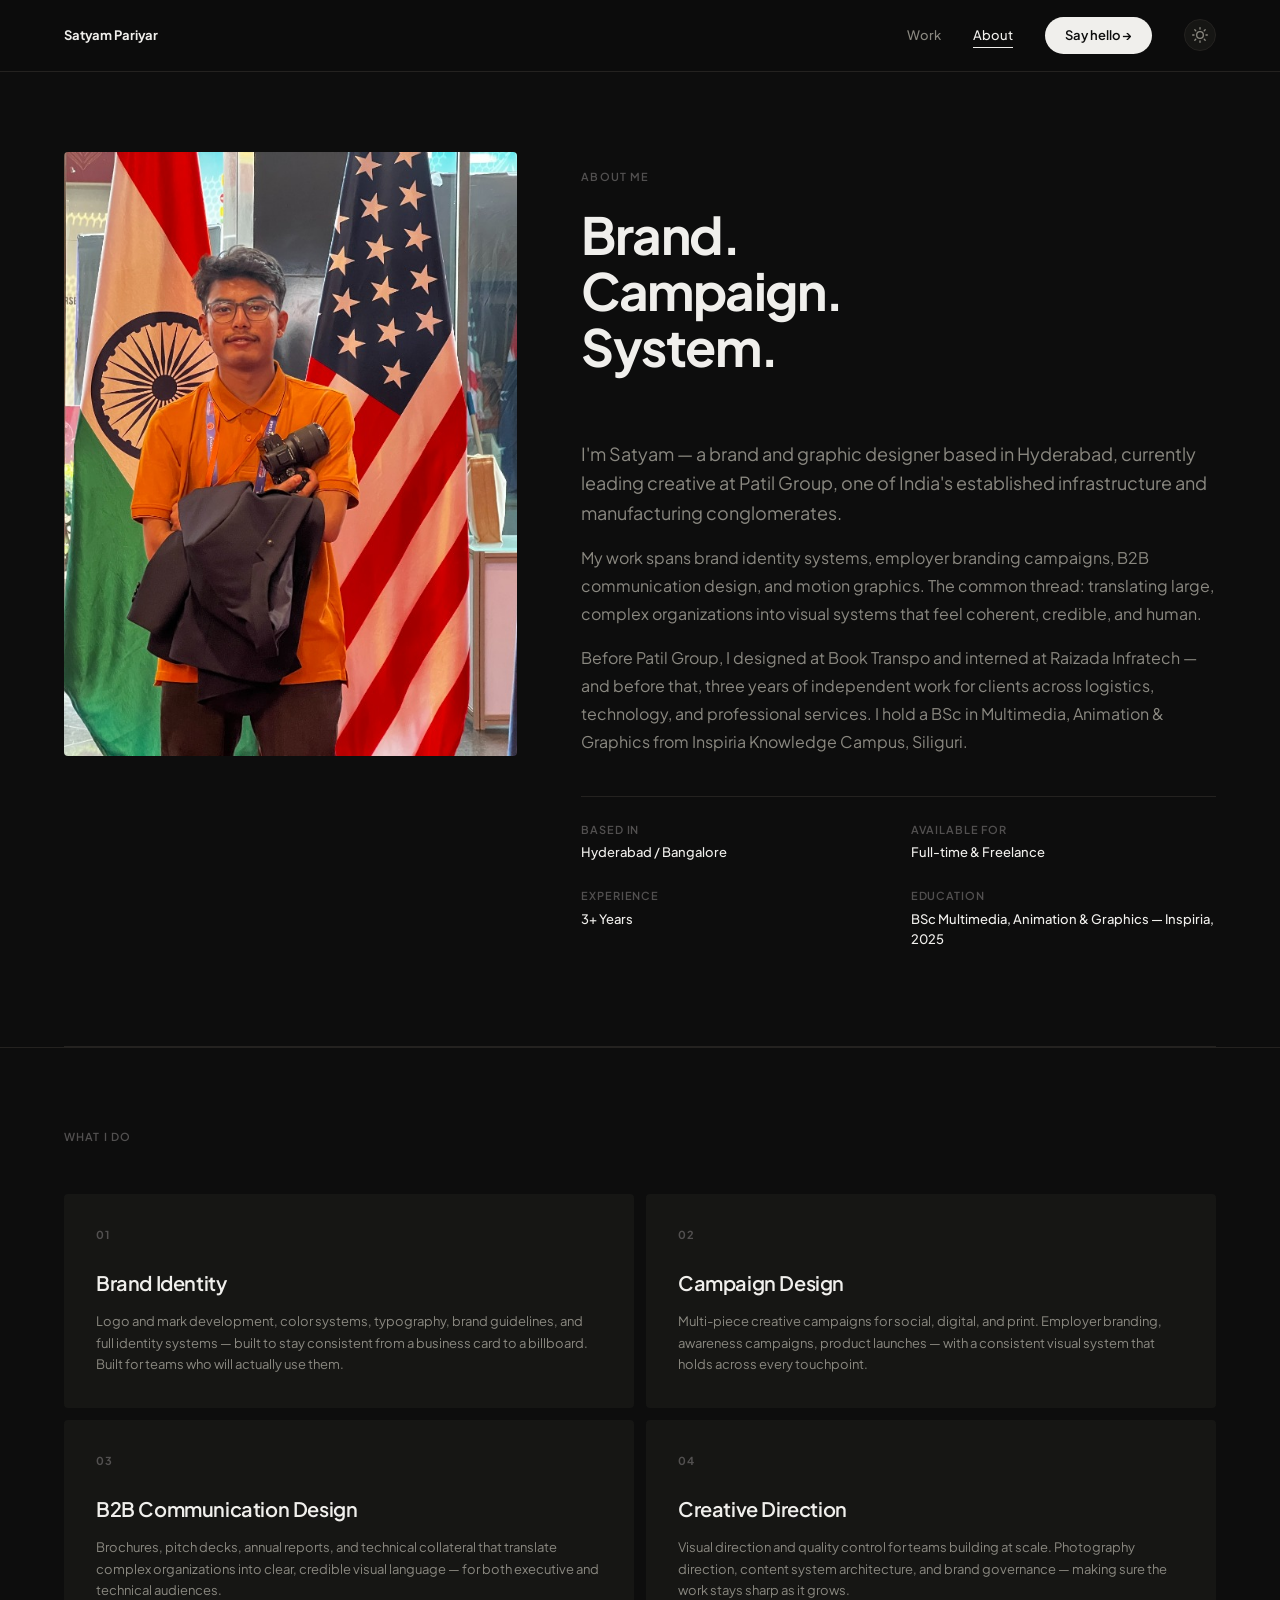
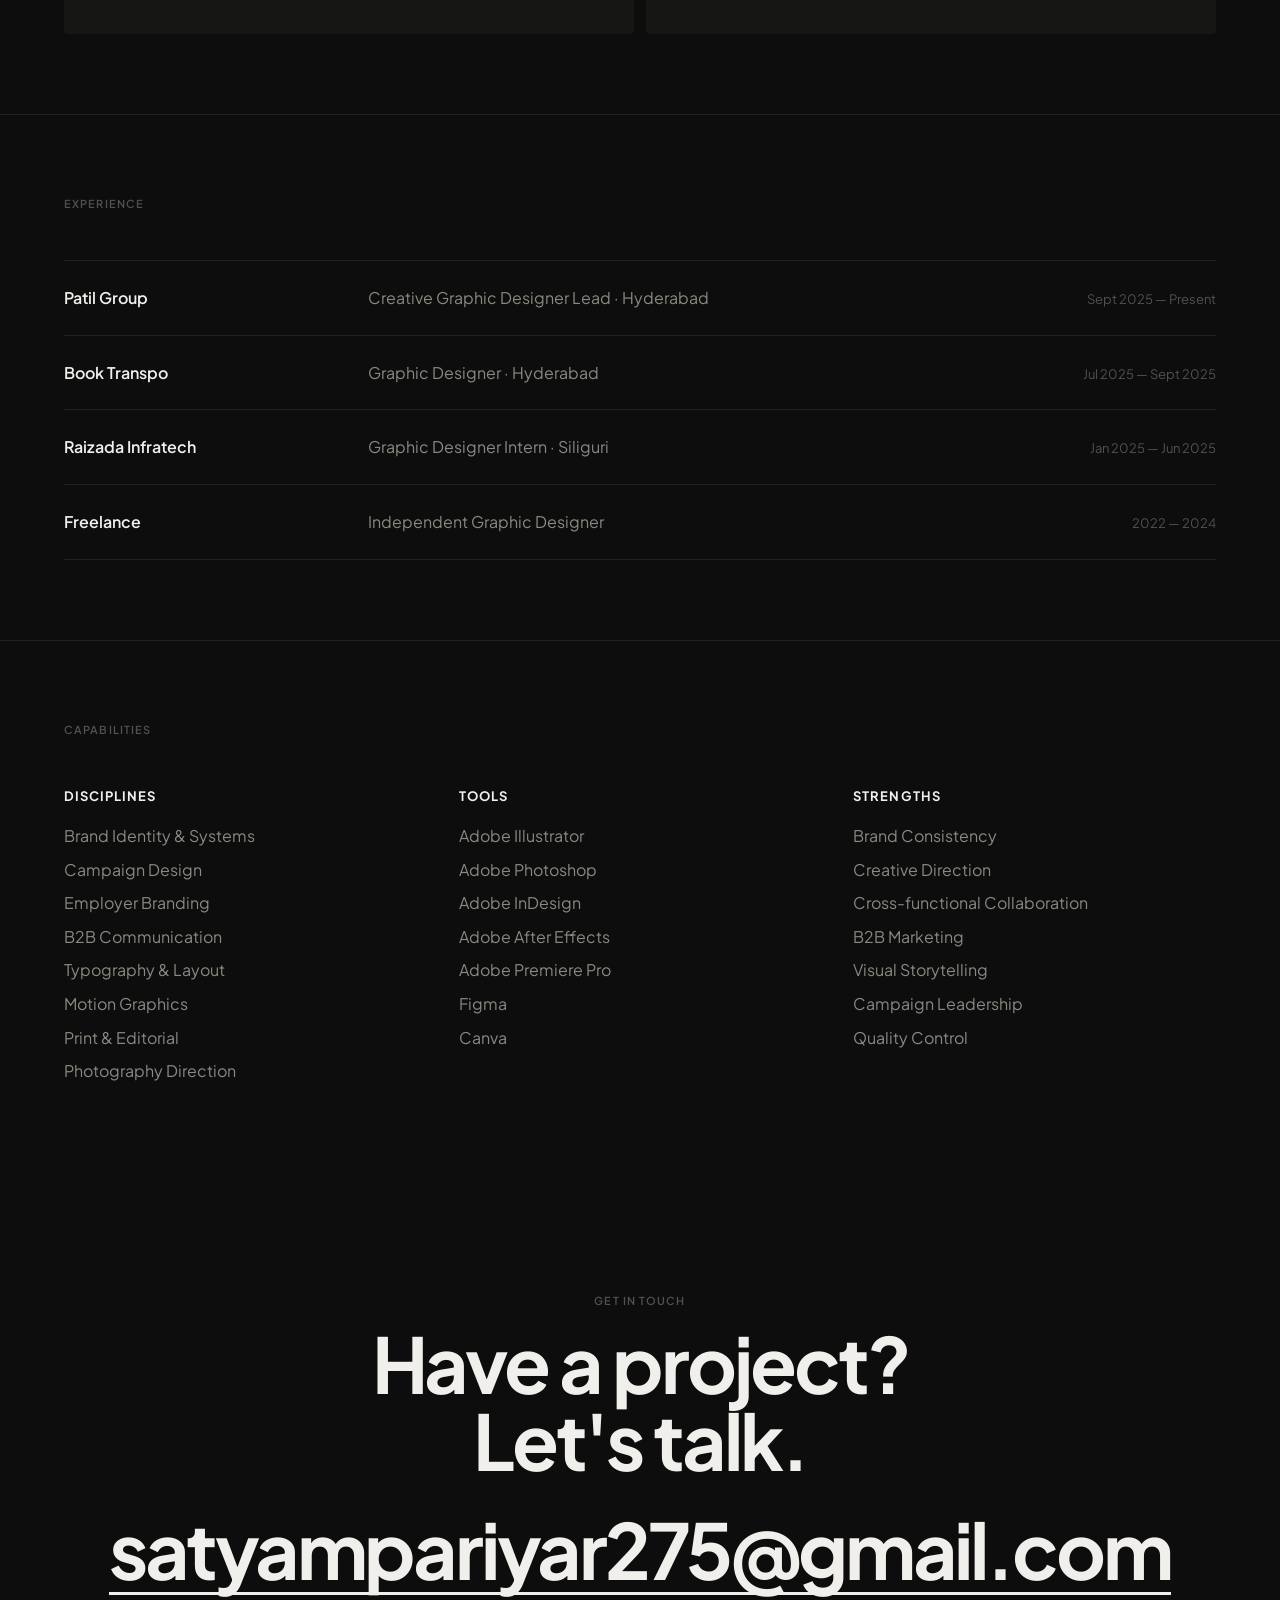
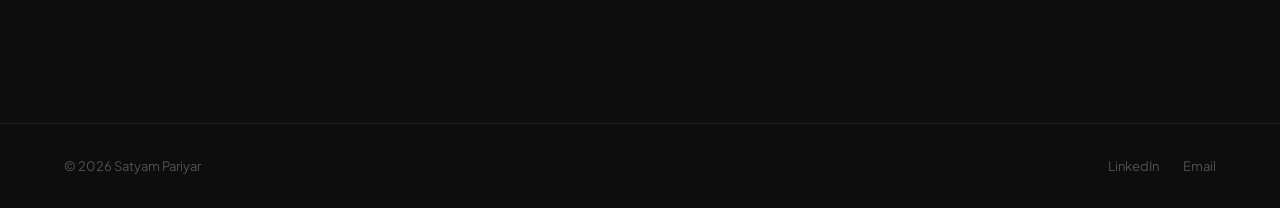
<file: about.html>
<!DOCTYPE html>
<html lang="en" data-theme="dark">
<head>
  <meta charset="UTF-8">
  <meta name="viewport" content="width=device-width, initial-scale=1.0">
  <title>About — Satyam Pariyar</title>
  <meta name="description" content="Satyam Pariyar is a brand and graphic designer based in Hyderabad, currently leading creative at Patil Group. Specializing in brand identity, campaign design, and B2B communication.">

  <link rel="icon" type="image/svg+xml" href="data:image/svg+xml,<svg xmlns='http://www.w3.org/2000/svg' viewBox='0 0 32 32'><rect width='32' height='32' rx='4' fill='%230D0D0D'/><text x='50%25' y='55%25' text-anchor='middle' dominant-baseline='middle' font-family='system-ui' font-weight='700' font-size='14' fill='%23F5F4F0'>SP</text></svg>">

  <link rel="preconnect" href="https://fonts.googleapis.com">
  <link rel="preconnect" href="https://fonts.gstatic.com" crossorigin>
  <link href="https://fonts.googleapis.com/css2?family=Plus+Jakarta+Sans:ital,wght@0,300;0,400;0,500;0,600;0,700;1,400&display=swap" rel="stylesheet">

  <link rel="stylesheet" href="assets/css/main.css">

  <style>
    /* Experience timeline */
    .experience-section {
      padding-block: var(--sp-20);
      border-top: 1px solid var(--border);
    }

    .exp-list {
      margin-top: var(--sp-12);
      display: flex;
      flex-direction: column;
      gap: 0;
    }

    .exp-item {
      display: grid;
      grid-template-columns: 1fr 2fr 1fr;
      gap: var(--sp-8);
      align-items: baseline;
      padding-block: var(--sp-6);
      border-bottom: 1px solid var(--border);
    }

    .exp-item:first-child {
      border-top: 1px solid var(--border);
    }

    .exp-item__company {
      font-size: var(--text-base);
      font-weight: 600;
      color: var(--text-primary);
    }

    .exp-item__role {
      font-size: var(--text-base);
      color: var(--text-secondary);
    }

    .exp-item__years {
      font-size: var(--text-sm);
      color: var(--text-tertiary);
      text-align: right;
    }

    @media (max-width: 768px) {
      .exp-item {
        grid-template-columns: 1fr 1fr;
        grid-template-rows: auto auto;
        gap: var(--sp-1) var(--sp-4);
      }

      .exp-item__role {
        grid-column: 1 / -1;
        font-size: var(--text-sm);
      }

      .exp-item__years {
        text-align: right;
      }
    }

    /* Services */
    .services-section {
      padding-block: var(--sp-20);
      border-top: 1px solid var(--border);
    }

    .services-grid {
      display: grid;
      grid-template-columns: repeat(2, 1fr);
      gap: var(--sp-3);
      margin-top: var(--sp-12);
    }

    .service-card {
      background: var(--bg-card);
      border-radius: 4px;
      padding: var(--sp-8);
    }

    .service-card__num {
      font-size: var(--text-xs);
      font-weight: 700;
      color: var(--text-tertiary);
      letter-spacing: 0.08em;
      margin-bottom: var(--sp-6);
    }

    .service-card__title {
      font-size: var(--text-xl);
      font-weight: 600;
      letter-spacing: -0.02em;
      margin-bottom: var(--sp-3);
    }

    .service-card__desc {
      font-size: var(--text-sm);
      color: var(--text-secondary);
      line-height: 1.65;
    }

    @media (max-width: 640px) {
      .services-grid {
        grid-template-columns: 1fr;
      }
    }
  </style>
</head>
<body>

  <!-- =========================================================
       NAVIGATION
  ========================================================== -->
  <nav class="nav is-scrolled" id="nav">
    <div class="nav__inner">
      <a href="index.html" class="nav__logo">Satyam Pariyar</a>
      <div class="nav__links">
        <a href="work.html" class="nav__link">Work</a>
        <a href="about.html" class="nav__link is-active">About</a>
        <a href="mailto:satyampariyar275@gmail.com" class="nav__cta">Say hello →</a>
        <button class="theme-toggle" id="themeToggle" aria-label="Toggle theme">
          <span class="theme-toggle__icon">
            <svg class="icon-sun" width="16" height="16" viewBox="0 0 24 24" fill="none" stroke="currentColor" stroke-width="2" stroke-linecap="round" stroke-linejoin="round"><circle cx="12" cy="12" r="5"/><line x1="12" y1="1" x2="12" y2="3"/><line x1="12" y1="21" x2="12" y2="23"/><line x1="4.22" y1="4.22" x2="5.64" y2="5.64"/><line x1="18.36" y1="18.36" x2="19.78" y2="19.78"/><line x1="1" y1="12" x2="3" y2="12"/><line x1="21" y1="12" x2="23" y2="12"/><line x1="4.22" y1="19.78" x2="5.64" y2="18.36"/><line x1="18.36" y1="5.64" x2="19.78" y2="4.22"/></svg>
            <svg class="icon-moon" width="16" height="16" viewBox="0 0 24 24" fill="none" stroke="currentColor" stroke-width="2" stroke-linecap="round" stroke-linejoin="round"><path d="M21 12.79A9 9 0 1 1 11.21 3 7 7 0 0 0 21 12.79z"/></svg>
          </span>
        </button>
      </div>
    </div>
  </nav>


  <!-- =========================================================
       ABOUT HERO
  ========================================================== -->
  <section class="about-hero container">
    <div class="about-hero__inner">

      <!-- Portrait -->
      <div data-animate>
        <div class="about-portrait">
          <img src="assets/img/profile.jpg" alt="Satyam Pariyar" class="about-portrait__img">
        </div>
      </div>

      <!-- Info -->
      <div class="about-info">
        <div>
          <p class="t-label" style="margin-bottom: var(--sp-5)" data-animate>About me</p>
          <h1 class="about-info__heading" data-animate data-delay="1">
            Brand.<br>Campaign.<br>System.
          </h1>
        </div>

        <div data-animate data-delay="2">
          <p class="t-lead about-info__text">
            I'm Satyam — a brand and graphic designer based in Hyderabad, currently leading creative at Patil Group, one of India's established infrastructure and manufacturing conglomerates.
          </p>
          <p class="t-body about-info__text">
            My work spans brand identity systems, employer branding campaigns, B2B communication design, and motion graphics. The common thread: translating large, complex organizations into visual systems that feel coherent, credible, and human.
          </p>
          <p class="t-body about-info__text">
            Before Patil Group, I designed at Book Transpo and interned at Raizada Infratech — and before that, three years of independent work for clients across logistics, technology, and professional services. I hold a BSc in Multimedia, Animation & Graphics from Inspiria Knowledge Campus, Siliguri.
          </p>
        </div>

        <div class="about-meta" data-animate data-delay="3">
          <div class="about-meta__item">
            <p class="about-meta__label">Based in</p>
            <p class="about-meta__value">Hyderabad / Bangalore</p>
          </div>
          <div class="about-meta__item">
            <p class="about-meta__label">Available for</p>
            <p class="about-meta__value">Full-time &amp; Freelance</p>
          </div>
          <div class="about-meta__item">
            <p class="about-meta__label">Experience</p>
            <p class="about-meta__value">3+ Years</p>
          </div>
          <div class="about-meta__item">
            <p class="about-meta__label">Education</p>
            <p class="about-meta__value">BSc Multimedia, Animation &amp; Graphics — Inspiria, 2025</p>
          </div>
        </div>
      </div>

    </div>
  </section>


  <div class="divider"></div>


  <!-- =========================================================
       SERVICES
  ========================================================== -->
  <section class="services-section container">
    <p class="t-label" data-animate>What I do</p>

    <div class="services-grid">

      <div class="service-card" data-animate data-delay="1">
        <p class="service-card__num">01</p>
        <h3 class="service-card__title">Brand Identity</h3>
        <p class="service-card__desc">
          Logo and mark development, color systems, typography, brand guidelines, and full identity systems — built to stay consistent from a business card to a billboard. Built for teams who will actually use them.
        </p>
      </div>

      <div class="service-card" data-animate data-delay="2">
        <p class="service-card__num">02</p>
        <h3 class="service-card__title">Campaign Design</h3>
        <p class="service-card__desc">
          Multi-piece creative campaigns for social, digital, and print. Employer branding, awareness campaigns, product launches — with a consistent visual system that holds across every touchpoint.
        </p>
      </div>

      <div class="service-card" data-animate data-delay="3">
        <p class="service-card__num">03</p>
        <h3 class="service-card__title">B2B Communication Design</h3>
        <p class="service-card__desc">
          Brochures, pitch decks, annual reports, and technical collateral that translate complex organizations into clear, credible visual language — for both executive and technical audiences.
        </p>
      </div>

      <div class="service-card" data-animate data-delay="4">
        <p class="service-card__num">04</p>
        <h3 class="service-card__title">Creative Direction</h3>
        <p class="service-card__desc">
          Visual direction and quality control for teams building at scale. Photography direction, content system architecture, and brand governance — making sure the work stays sharp as it grows.
        </p>
      </div>

    </div>
  </section>


  <!-- =========================================================
       EXPERIENCE
  ========================================================== -->
  <section class="experience-section container">
    <p class="t-label" data-animate>Experience</p>

    <div class="exp-list">

      <div class="exp-item" data-animate data-delay="1">
        <span class="exp-item__company">Patil Group</span>
        <span class="exp-item__role">Creative Graphic Designer Lead · Hyderabad</span>
        <span class="exp-item__years">Sept 2025 — Present</span>
      </div>

      <div class="exp-item" data-animate data-delay="2">
        <span class="exp-item__company">Book Transpo</span>
        <span class="exp-item__role">Graphic Designer · Hyderabad</span>
        <span class="exp-item__years">Jul 2025 — Sept 2025</span>
      </div>

      <div class="exp-item" data-animate data-delay="3">
        <span class="exp-item__company">Raizada Infratech</span>
        <span class="exp-item__role">Graphic Designer Intern · Siliguri</span>
        <span class="exp-item__years">Jan 2025 — Jun 2025</span>
      </div>

      <div class="exp-item" data-animate data-delay="4">
        <span class="exp-item__company">Freelance</span>
        <span class="exp-item__role">Independent Graphic Designer</span>
        <span class="exp-item__years">2022 — 2024</span>
      </div>

    </div>
  </section>


  <!-- =========================================================
       SKILLS
  ========================================================== -->
  <section class="skills-section container">
    <p class="t-label" data-animate>Capabilities</p>

    <div class="skills-grid">

      <div data-animate data-delay="1">
        <h3 class="skill-group__heading">Disciplines</h3>
        <ul class="skill-group__list">
          <li class="skill-group__item">Brand Identity &amp; Systems</li>
          <li class="skill-group__item">Campaign Design</li>
          <li class="skill-group__item">Employer Branding</li>
          <li class="skill-group__item">B2B Communication</li>
          <li class="skill-group__item">Typography &amp; Layout</li>
          <li class="skill-group__item">Motion Graphics</li>
          <li class="skill-group__item">Print &amp; Editorial</li>
          <li class="skill-group__item">Photography Direction</li>
        </ul>
      </div>

      <div data-animate data-delay="2">
        <h3 class="skill-group__heading">Tools</h3>
        <ul class="skill-group__list">
          <li class="skill-group__item">Adobe Illustrator</li>
          <li class="skill-group__item">Adobe Photoshop</li>
          <li class="skill-group__item">Adobe InDesign</li>
          <li class="skill-group__item">Adobe After Effects</li>
          <li class="skill-group__item">Adobe Premiere Pro</li>
          <li class="skill-group__item">Figma</li>
          <li class="skill-group__item">Canva</li>
        </ul>
      </div>

      <div data-animate data-delay="3">
        <h3 class="skill-group__heading">Strengths</h3>
        <ul class="skill-group__list">
          <li class="skill-group__item">Brand Consistency</li>
          <li class="skill-group__item">Creative Direction</li>
          <li class="skill-group__item">Cross-functional Collaboration</li>
          <li class="skill-group__item">B2B Marketing</li>
          <li class="skill-group__item">Visual Storytelling</li>
          <li class="skill-group__item">Campaign Leadership</li>
          <li class="skill-group__item">Quality Control</li>
        </ul>
      </div>

    </div>
  </section>


  <!-- =========================================================
       CTA
  ========================================================== -->
  <section class="cta-section container">
    <p class="t-label cta-section__eyebrow" data-animate>Get in touch</p>
    <p class="cta-section__heading" data-animate data-delay="1">
      Have a project?<br>Let's talk.
    </p>
    <a
      href="mailto:satyampariyar275@gmail.com"
      class="cta-section__email"
      data-animate
      data-delay="2"
    >
      satyampariyar275@gmail.com
    </a>
  </section>


  <!-- =========================================================
       FOOTER
  ========================================================== -->
  <footer class="footer container">
    <div class="footer__inner">
      <span class="footer__left">© 2026 Satyam Pariyar</span>
      <nav class="footer__links">
        <a href="https://linkedin.com/in/satyam-pariyar-77336b21a" class="footer__link" target="_blank" rel="noopener">LinkedIn</a>
        <a href="mailto:satyampariyar275@gmail.com" class="footer__link">Email</a>
      </nav>
    </div>
  </footer>


  <script src="assets/js/main.js"></script>
</body>
</html>
</file>
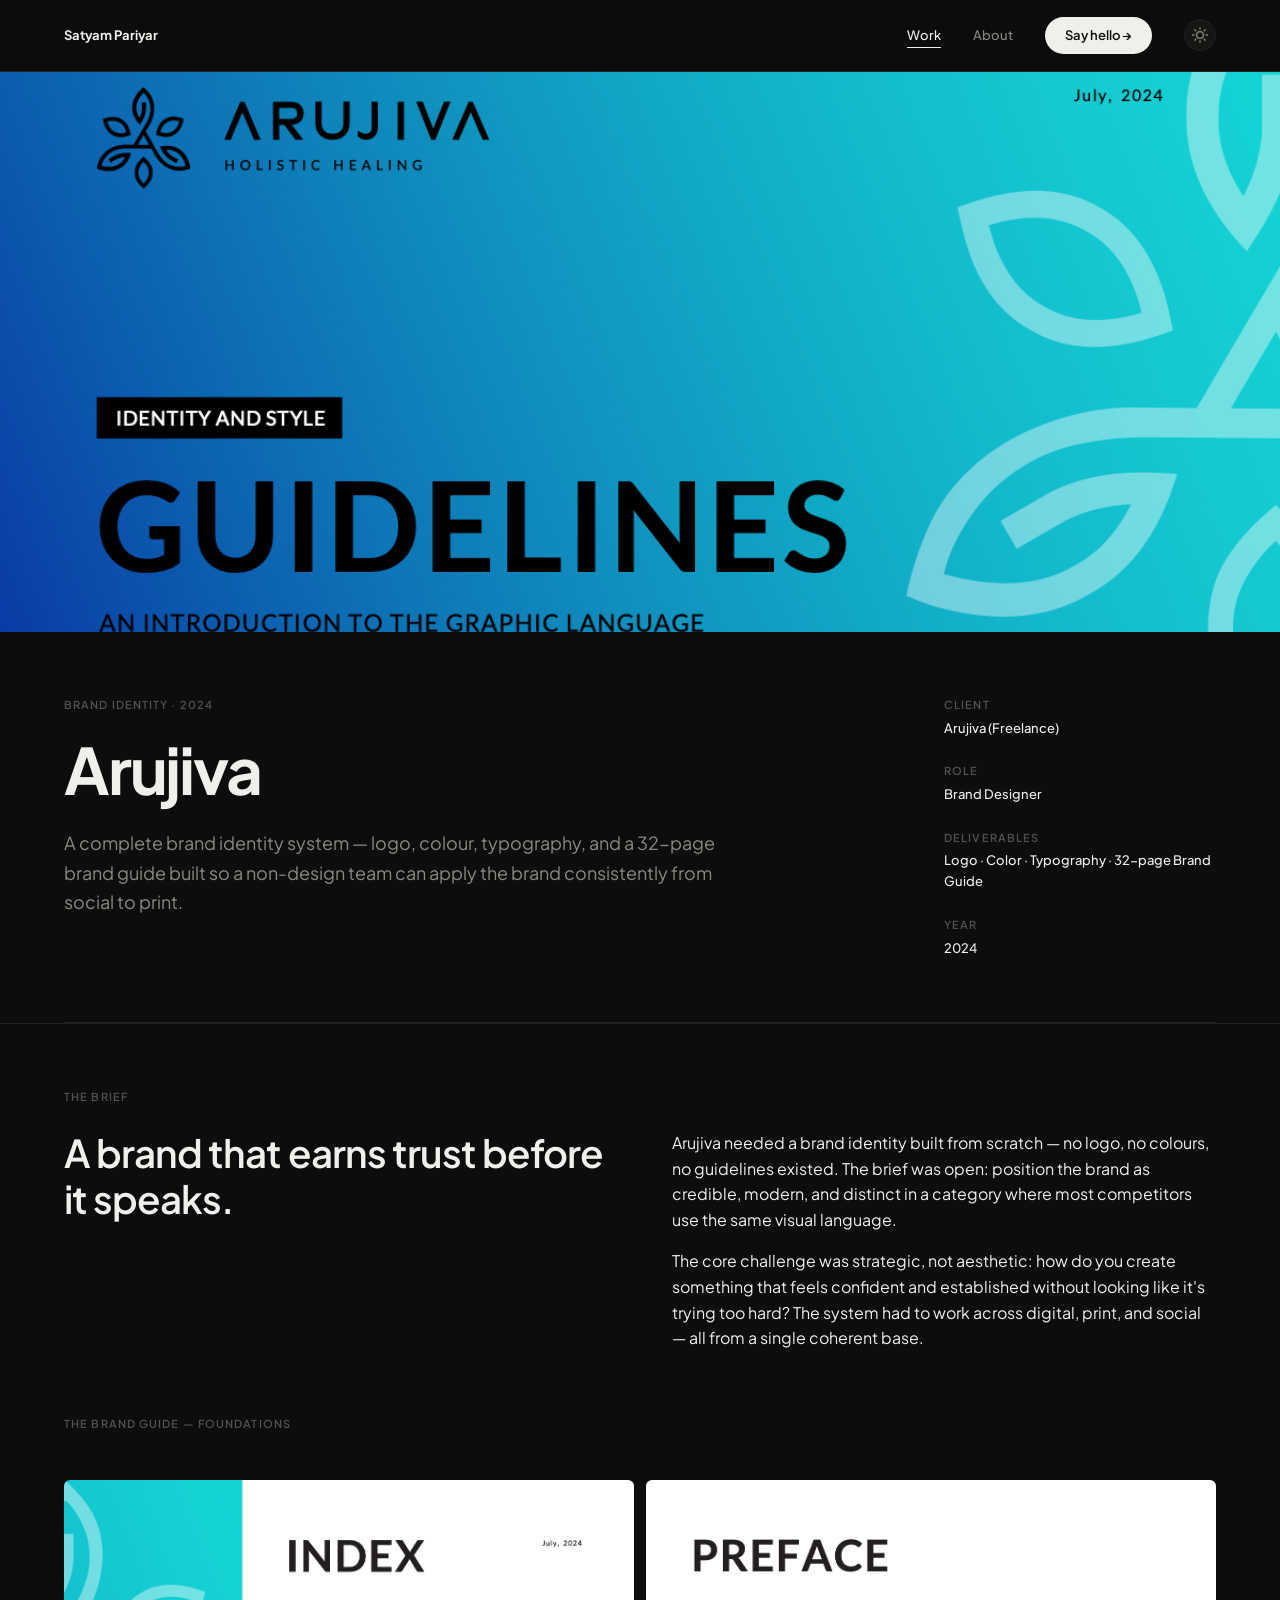
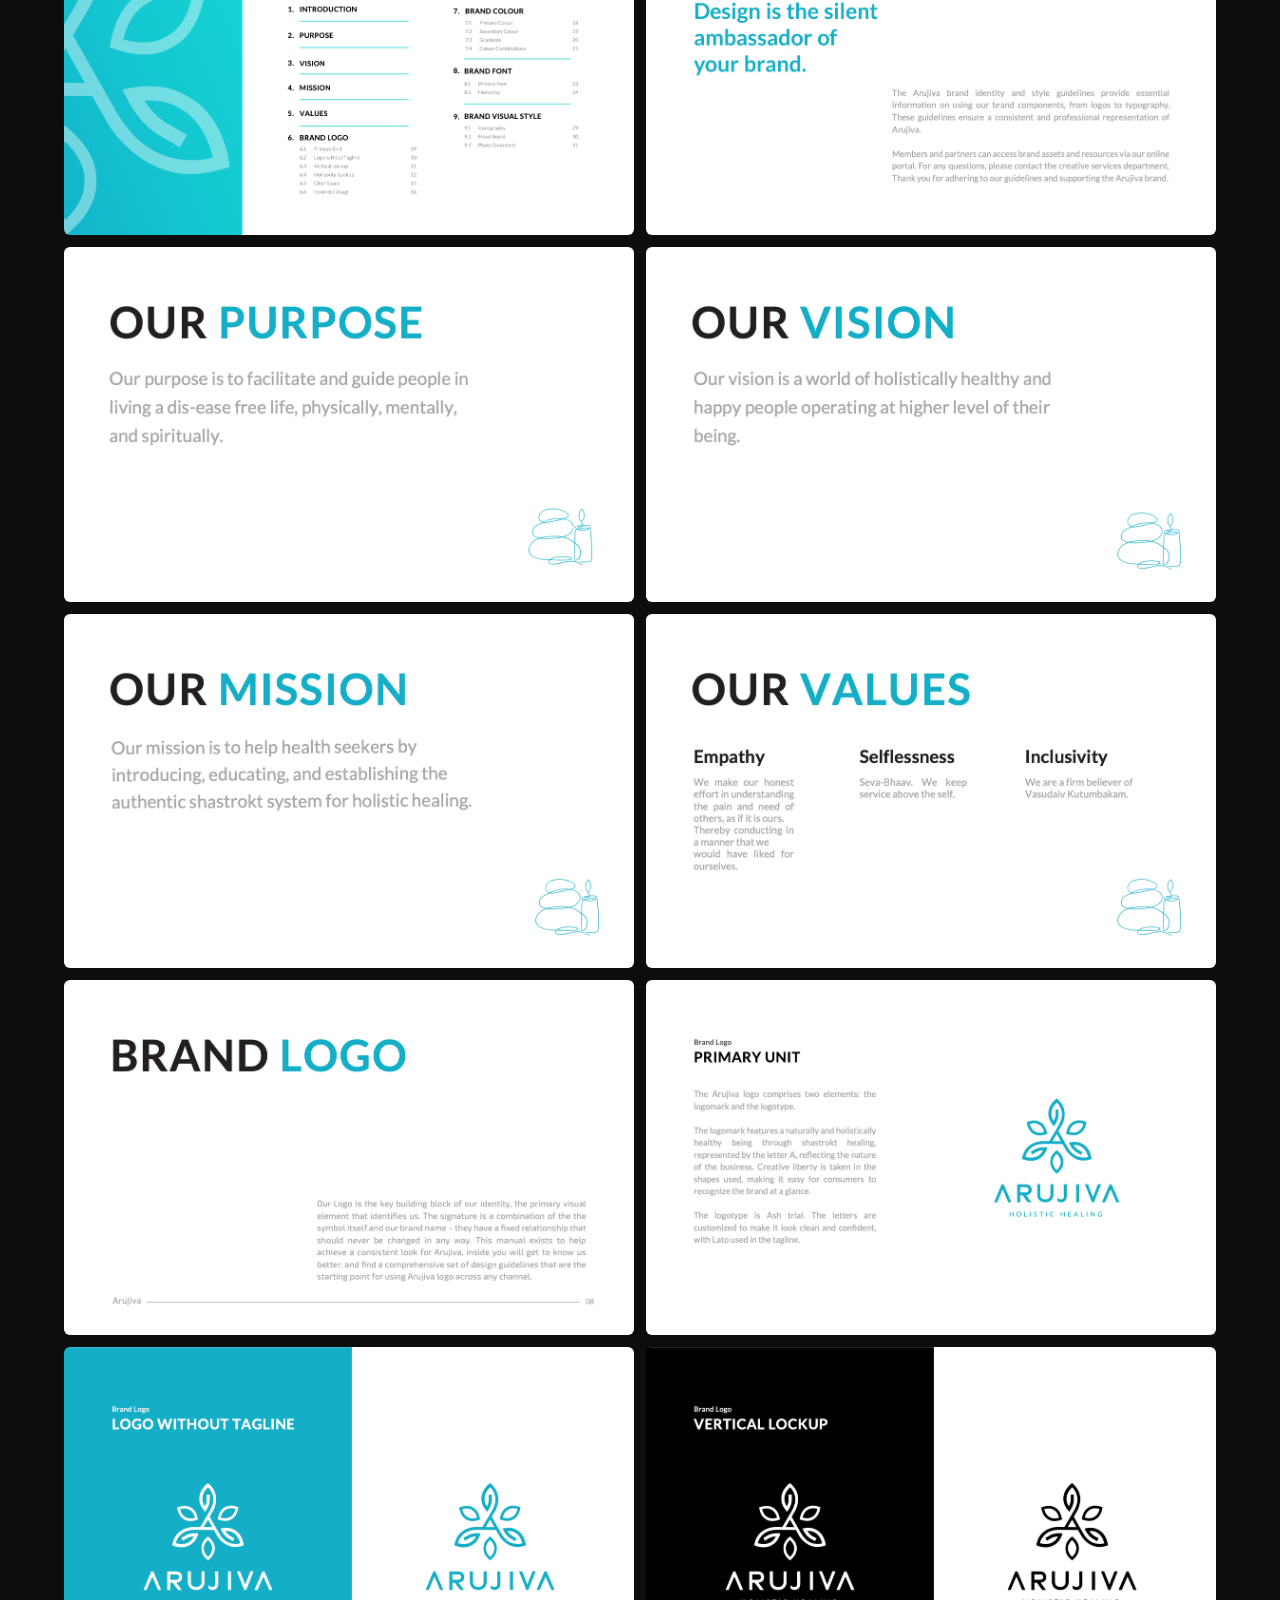
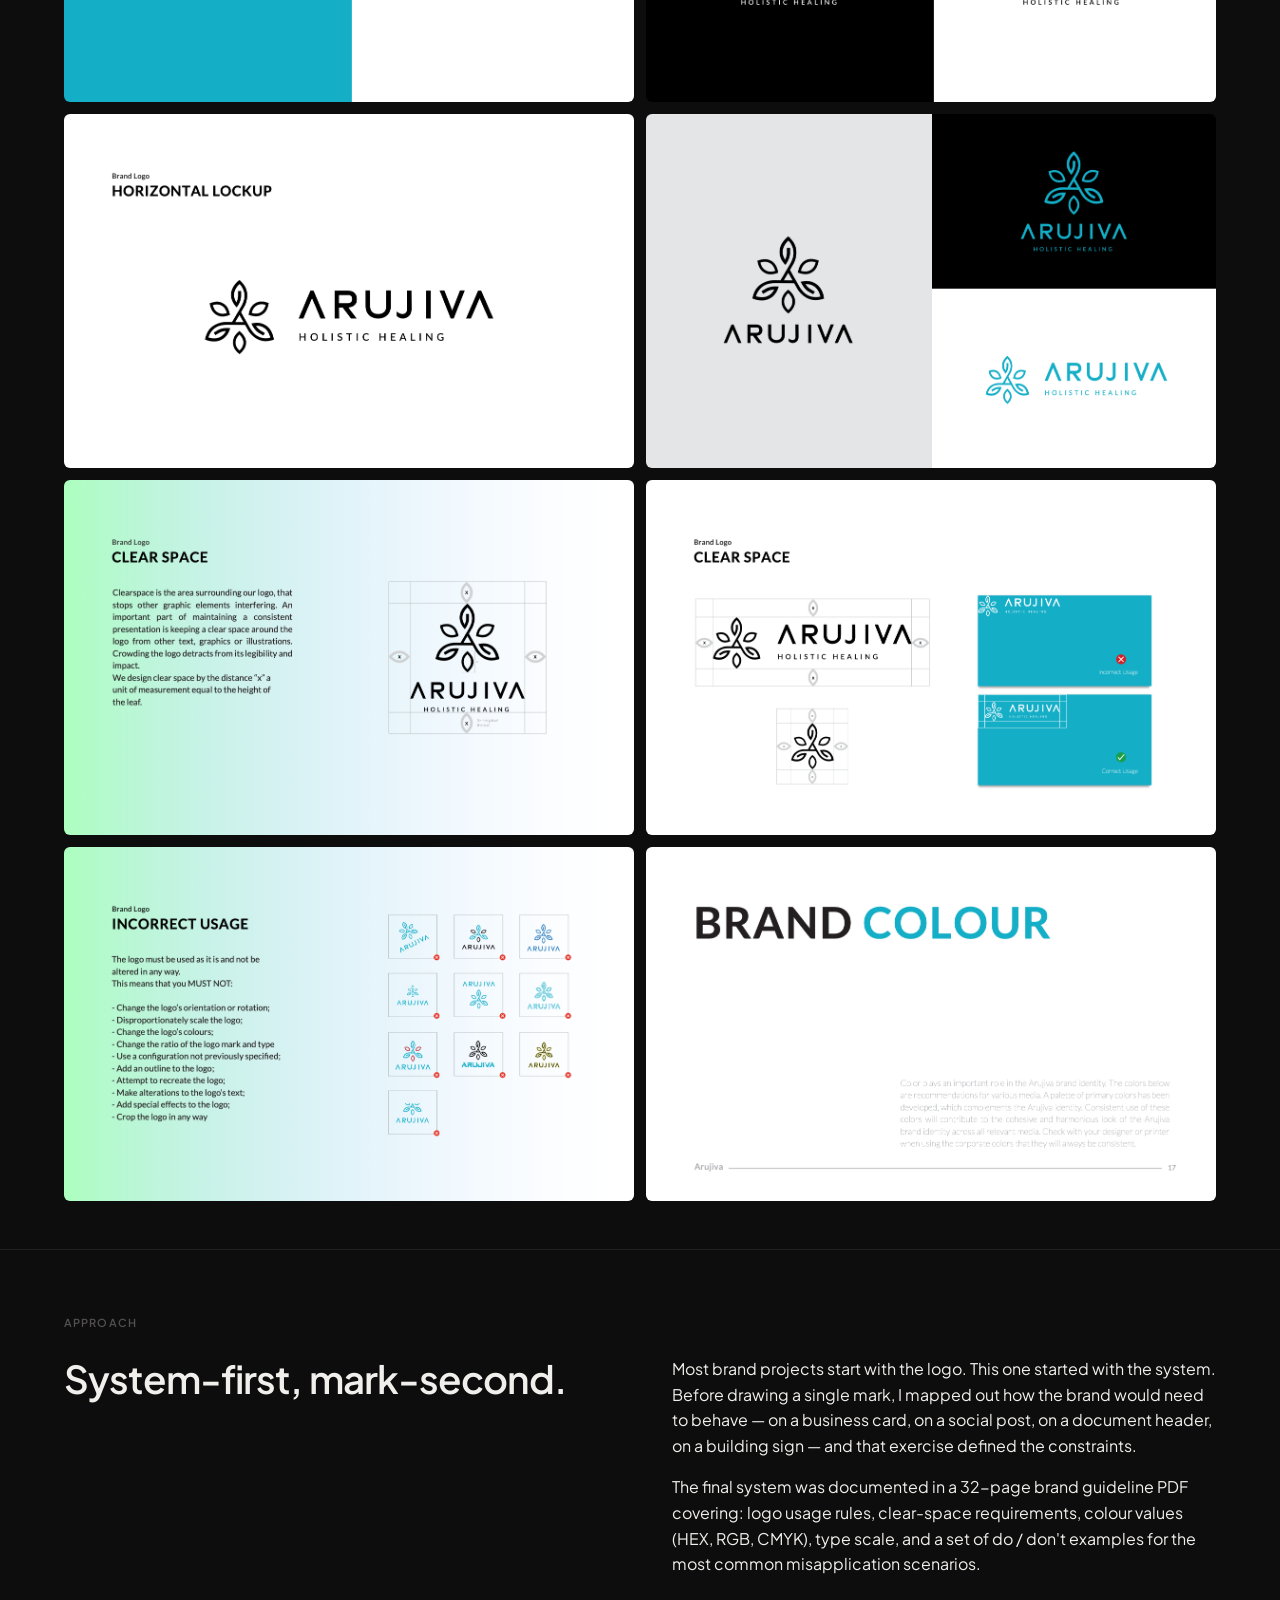
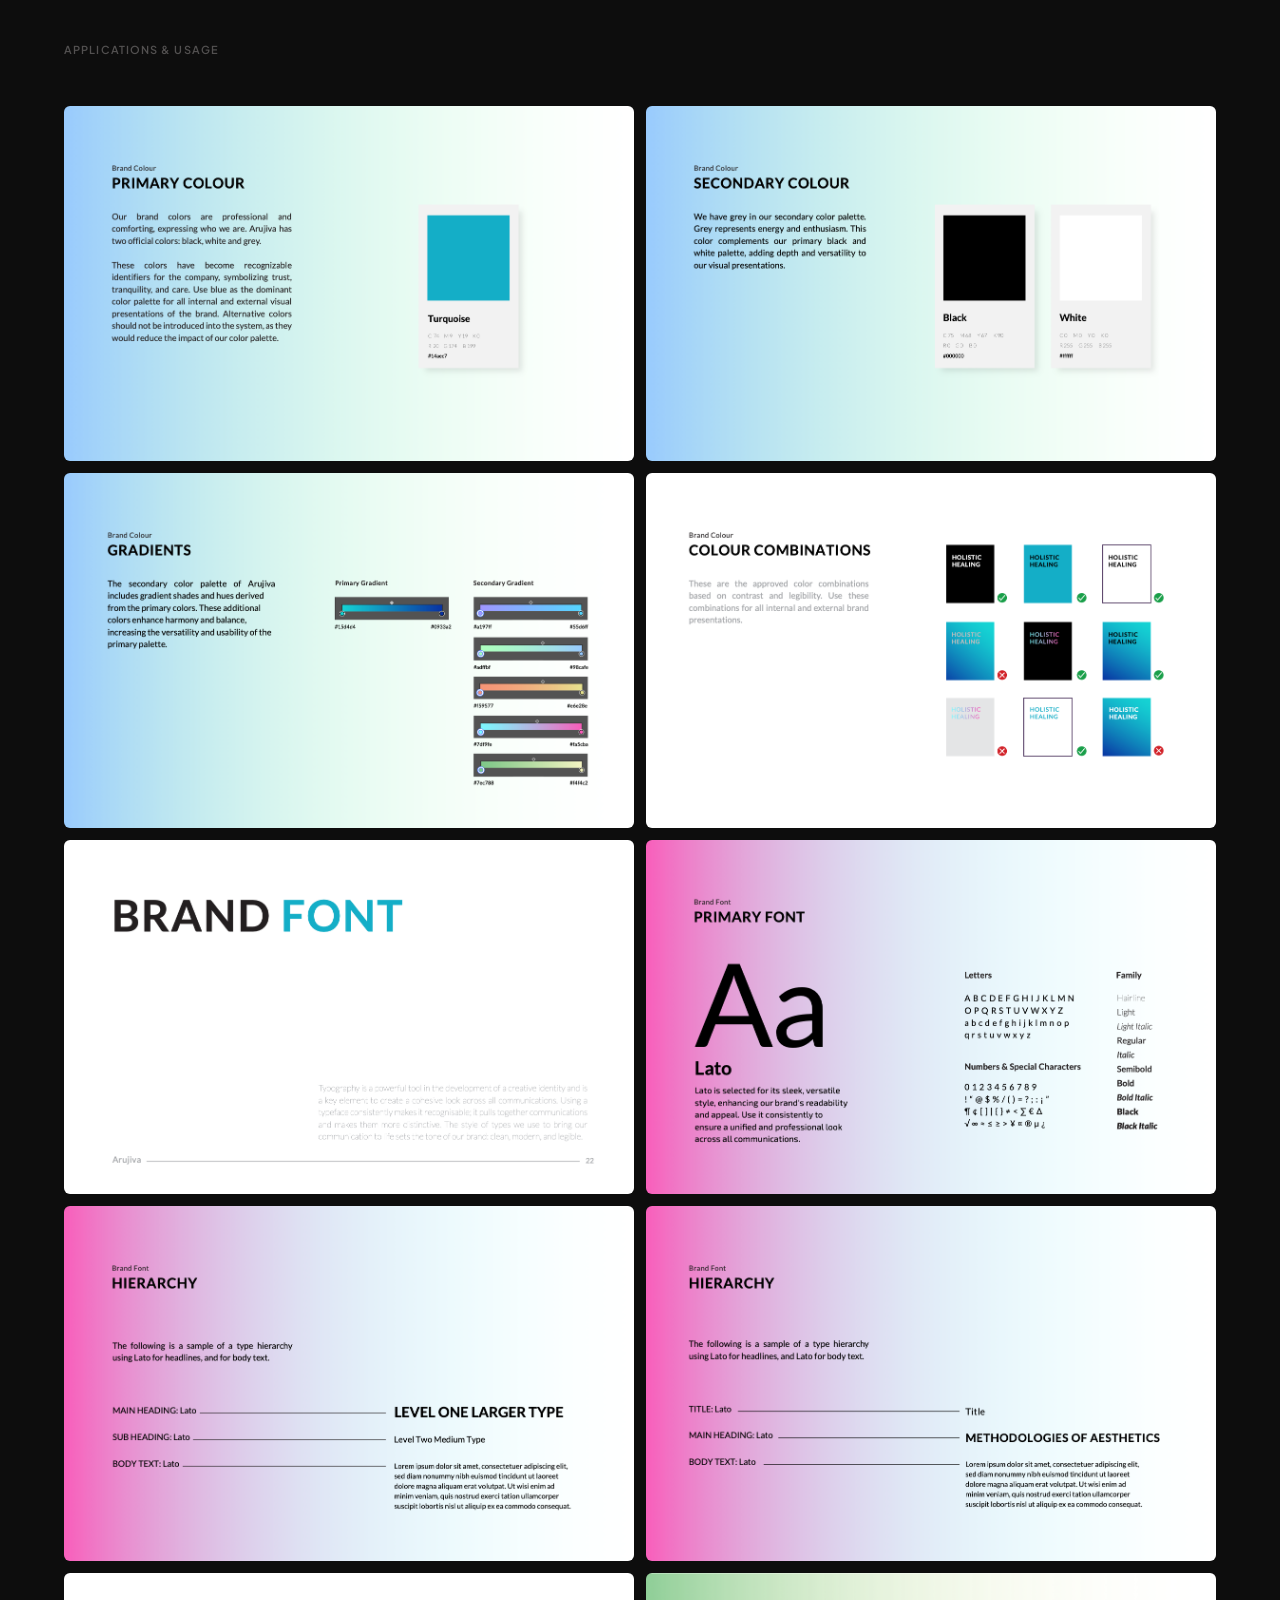
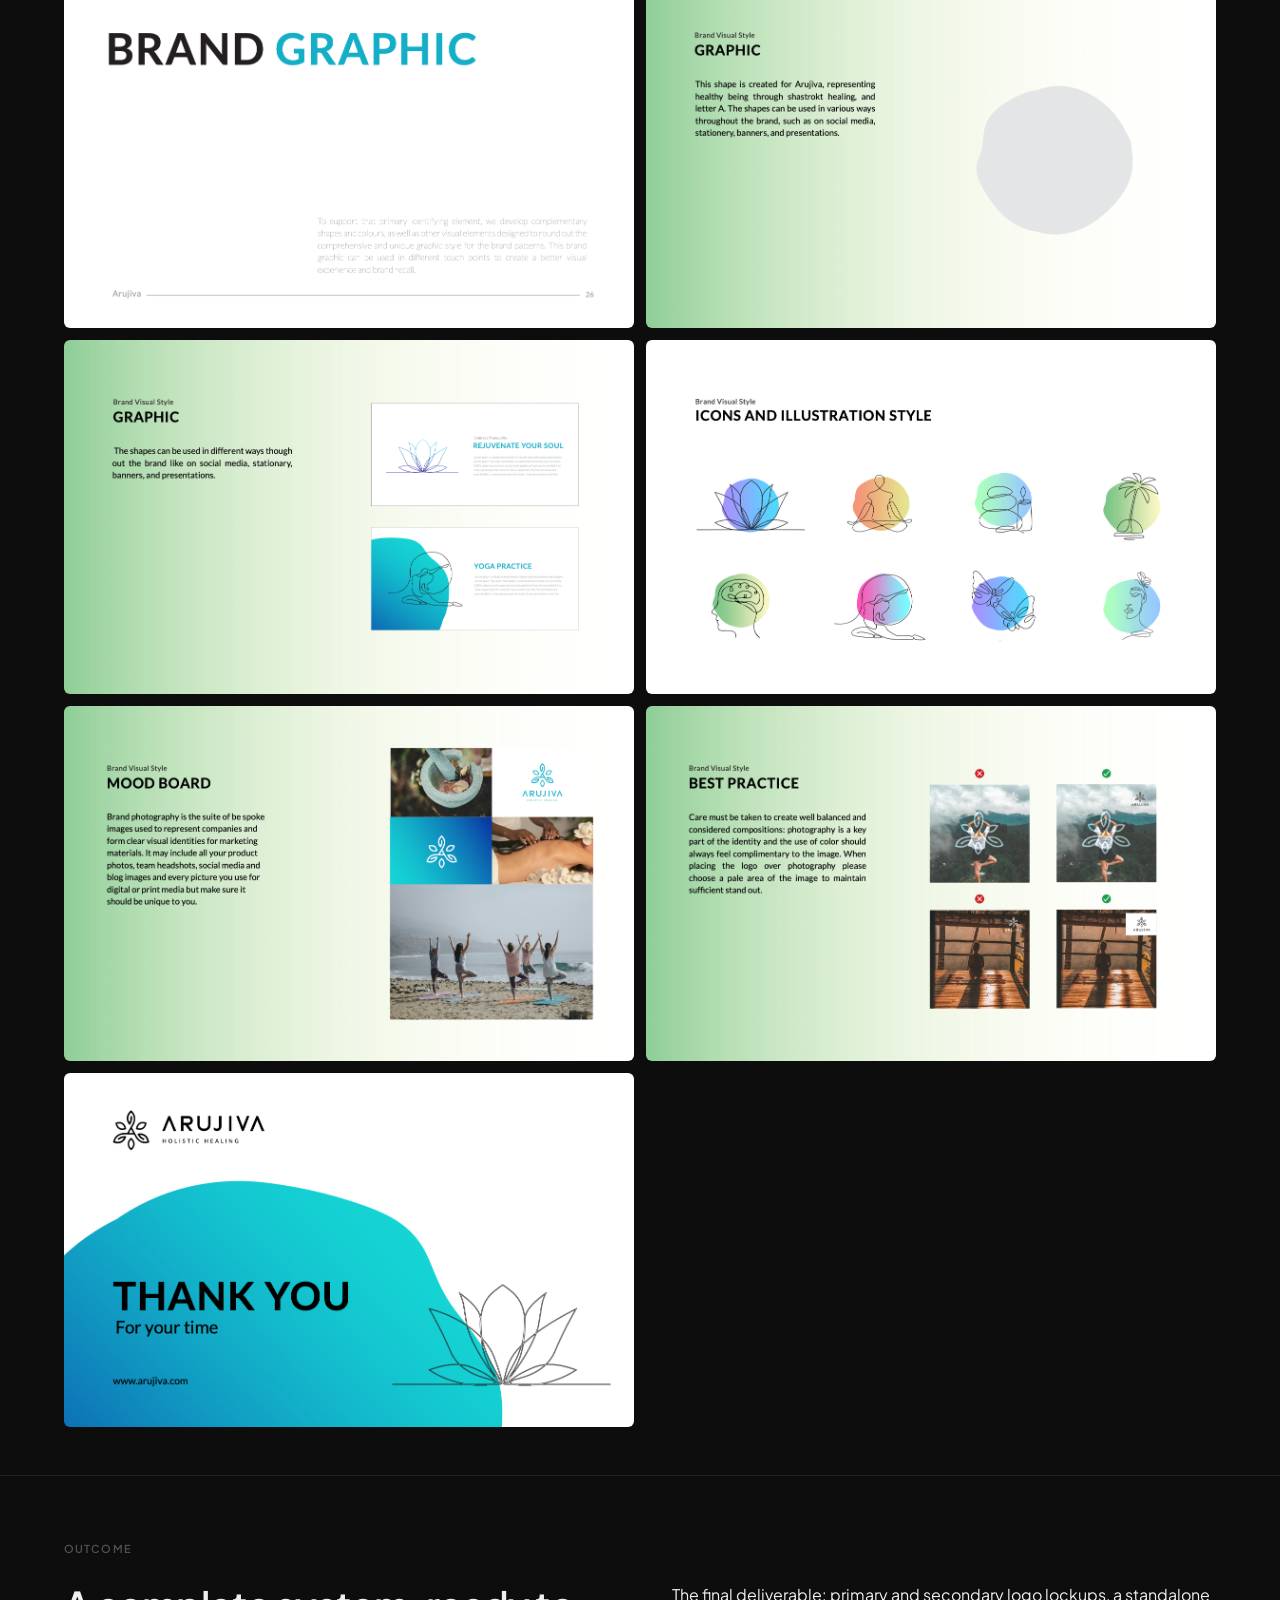
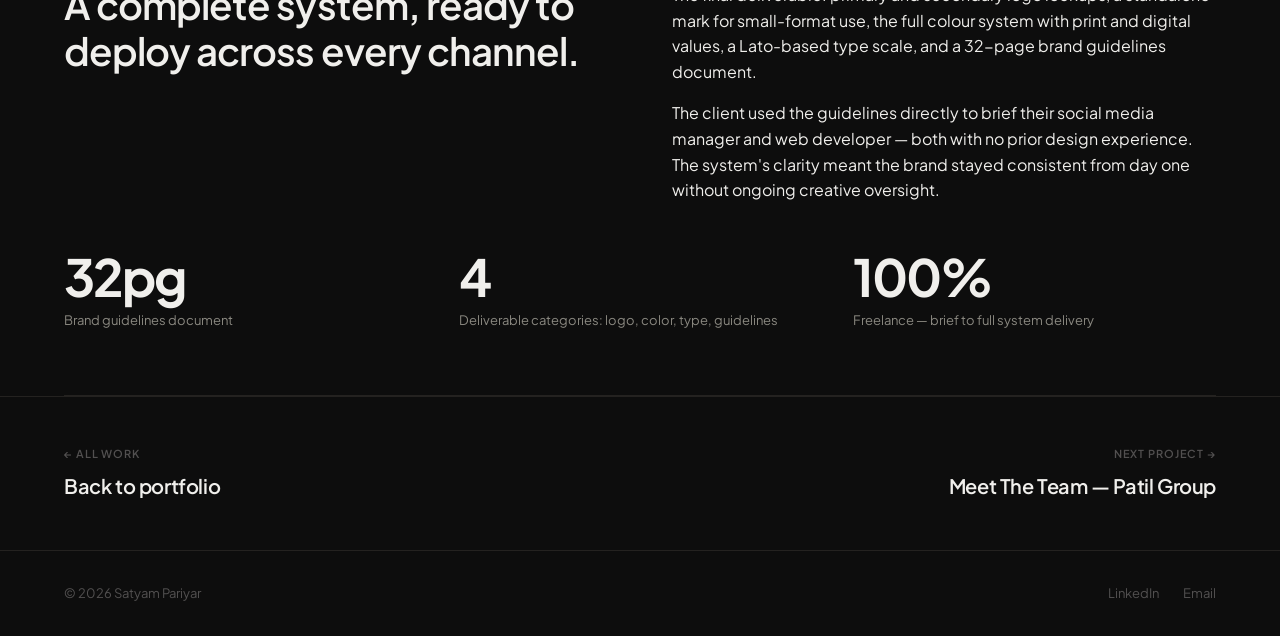
<file: case-studies/arujiva.html>
<!DOCTYPE html>
<html lang="en" data-theme="dark">
<head>
  <meta charset="UTF-8">
  <meta name="viewport" content="width=device-width, initial-scale=1.0">
  <title>Arujiva — Brand Identity · Satyam Pariyar</title>
  <meta name="description" content="A complete brand identity system for Arujiva — logo, color, typography, and a 32-page brand guide.">

  <link rel="icon" type="image/svg+xml" href="data:image/svg+xml,<svg xmlns='http://www.w3.org/2000/svg' viewBox='0 0 32 32'><rect width='32' height='32' rx='4' fill='%230D0D0D'/><text x='50%25' y='55%25' text-anchor='middle' dominant-baseline='middle' font-family='system-ui' font-weight='700' font-size='14' fill='%23F5F4F0'>SP</text></svg>">

  <link rel="preconnect" href="https://fonts.googleapis.com">
  <link rel="preconnect" href="https://fonts.gstatic.com" crossorigin>
  <link href="https://fonts.googleapis.com/css2?family=Plus+Jakarta+Sans:ital,wght@0,300;0,400;0,500;0,600;0,700;1,400&display=swap" rel="stylesheet">

  <link rel="stylesheet" href="../assets/css/main.css">

  <style>
    .cs-hero__img-inner.cs-img--arujiva {
      background-image: url('../assets/img/arujiva-01.png');
      background-size: cover;
      background-position: center;
      position: relative;
      overflow: hidden;
    }

    .arujiva-gallery {
      display: grid;
      grid-template-columns: repeat(2, 1fr);
      gap: var(--sp-3);
      margin-block: var(--sp-12);
    }
    .arujiva-gallery img {
      width: 100%;
      height: auto;
      display: block;
      border-radius: 6px;
      background: var(--bg-card);
    }
    @media (max-width: 640px) {
      .arujiva-gallery { grid-template-columns: 1fr; }
    }
  </style>
</head>
<body>

  <nav class="nav is-scrolled" id="nav">
    <div class="nav__inner">
      <a href="../index.html" class="nav__logo">Satyam Pariyar</a>
      <div class="nav__links">
        <a href="../work.html" class="nav__link is-active">Work</a>
        <a href="../about.html" class="nav__link">About</a>
        <a href="mailto:satyampariyar275@gmail.com" class="nav__cta">Say hello →</a>
        <button class="theme-toggle" id="themeToggle" aria-label="Toggle theme">
          <span class="theme-toggle__icon">
            <svg class="icon-sun" width="16" height="16" viewBox="0 0 24 24" fill="none" stroke="currentColor" stroke-width="2" stroke-linecap="round" stroke-linejoin="round"><circle cx="12" cy="12" r="5"/><line x1="12" y1="1" x2="12" y2="3"/><line x1="12" y1="21" x2="12" y2="23"/><line x1="4.22" y1="4.22" x2="5.64" y2="5.64"/><line x1="18.36" y1="18.36" x2="19.78" y2="19.78"/><line x1="1" y1="12" x2="3" y2="12"/><line x1="21" y1="12" x2="23" y2="12"/><line x1="4.22" y1="19.78" x2="5.64" y2="18.36"/><line x1="18.36" y1="5.64" x2="19.78" y2="4.22"/></svg>
            <svg class="icon-moon" width="16" height="16" viewBox="0 0 24 24" fill="none" stroke="currentColor" stroke-width="2" stroke-linecap="round" stroke-linejoin="round"><path d="M21 12.79A9 9 0 1 1 11.21 3 7 7 0 0 0 21 12.79z"/></svg>
          </span>
        </button>
      </div>
    </div>
  </nav>

  <!-- HERO -->
  <div class="cs-hero">
    <div class="cs-hero__img">
      <div class="cs-hero__img-inner cs-img--arujiva" id="cs-parallax"></div>
    </div>
  </div>

  <!-- INTRO -->
  <div class="cs-intro container">
    <div class="cs-intro__inner">
      <div>
        <p class="t-label" style="margin-bottom: var(--sp-5)" data-animate>Brand Identity · 2024</p>
        <h1 class="cs-intro__heading" data-animate data-delay="1">Arujiva</h1>
        <p class="cs-intro__sub" data-animate data-delay="2">
          A complete brand identity system — logo, colour, typography, and a 32-page brand guide built so a non-design team can apply the brand consistently from social to print.
        </p>
      </div>

      <aside class="cs-meta" data-animate data-delay="3">
        <div class="cs-meta__item">
          <p class="cs-meta__label">Client</p>
          <p class="cs-meta__value">Arujiva (Freelance)</p>
        </div>
        <div class="cs-meta__item">
          <p class="cs-meta__label">Role</p>
          <p class="cs-meta__value">Brand Designer</p>
        </div>
        <div class="cs-meta__item">
          <p class="cs-meta__label">Deliverables</p>
          <p class="cs-meta__value">Logo · Color · Typography · 32-page Brand Guide</p>
        </div>
        <div class="cs-meta__item">
          <p class="cs-meta__label">Year</p>
          <p class="cs-meta__value">2024</p>
        </div>
      </aside>
    </div>
  </div>

  <div class="divider"></div>

  <!-- SECTION 1 — THE BRIEF -->
  <div class="cs-section container">
    <p class="cs-section__label" data-animate>The Brief</p>
    <div style="display:grid; grid-template-columns: 1fr 1fr; gap: var(--sp-16); align-items:start">
      <h2 class="cs-section__heading" data-animate data-delay="1">
        A brand that earns trust before it speaks.
      </h2>
      <div class="cs-section__body" data-animate data-delay="2">
        <p>
          Arujiva needed a brand identity built from scratch — no logo, no colours, no guidelines existed. The brief was open: position the brand as credible, modern, and distinct in a category where most competitors use the same visual language.
        </p>
        <p>
          The core challenge was strategic, not aesthetic: how do you create something that feels confident and established without looking like it's trying too hard? The system had to work across digital, print, and social — all from a single coherent base.
        </p>
      </div>
    </div>
  </div>

  <!-- BRAND GUIDE — PAGES 01 - 16 -->
  <div class="container" data-animate>
    <p class="cs-section__label" style="margin-bottom: var(--sp-6)">The Brand Guide — Foundations</p>
    <div class="arujiva-gallery">
      <img src="../assets/img/arujiva-02.png" alt="Arujiva brand guide page 2" loading="lazy">
      <img src="../assets/img/arujiva-03.png" alt="Arujiva brand guide page 3" loading="lazy">
      <img src="../assets/img/arujiva-04.png" alt="Arujiva brand guide page 4" loading="lazy">
      <img src="../assets/img/arujiva-05.png" alt="Arujiva brand guide page 5" loading="lazy">
      <img src="../assets/img/arujiva-06.png" alt="Arujiva brand guide page 6" loading="lazy">
      <img src="../assets/img/arujiva-07.png" alt="Arujiva brand guide page 7" loading="lazy">
      <img src="../assets/img/arujiva-08.png" alt="Arujiva brand guide page 8" loading="lazy">
      <img src="../assets/img/arujiva-09.png" alt="Arujiva brand guide page 9" loading="lazy">
      <img src="../assets/img/arujiva-10.png" alt="Arujiva brand guide page 10" loading="lazy">
      <img src="../assets/img/arujiva-11.png" alt="Arujiva brand guide page 11" loading="lazy">
      <img src="../assets/img/arujiva-12.png" alt="Arujiva brand guide page 12" loading="lazy">
      <img src="../assets/img/arujiva-13.png" alt="Arujiva brand guide page 13" loading="lazy">
      <img src="../assets/img/arujiva-14.png" alt="Arujiva brand guide page 14" loading="lazy">
      <img src="../assets/img/arujiva-15.png" alt="Arujiva brand guide page 15" loading="lazy">
      <img src="../assets/img/arujiva-16.png" alt="Arujiva brand guide page 16" loading="lazy">
      <img src="../assets/img/arujiva-17.png" alt="Arujiva brand guide page 17" loading="lazy">
    </div>
  </div>

  <!-- SECTION 2 — APPROACH -->
  <div class="cs-section container">
    <p class="cs-section__label" data-animate>Approach</p>
    <div style="display:grid; grid-template-columns: 1fr 1fr; gap: var(--sp-16); align-items:start">
      <h2 class="cs-section__heading" data-animate data-delay="1">
        System-first, mark-second.
      </h2>
      <div class="cs-section__body" data-animate data-delay="2">
        <p>
          Most brand projects start with the logo. This one started with the system. Before drawing a single mark, I mapped out how the brand would need to behave — on a business card, on a social post, on a document header, on a building sign — and that exercise defined the constraints.
        </p>
        <p>
          The final system was documented in a 32-page brand guideline PDF covering: logo usage rules, clear-space requirements, colour values (HEX, RGB, CMYK), type scale, and a set of do / don't examples for the most common misapplication scenarios.
        </p>
      </div>
    </div>
  </div>

  <!-- BRAND GUIDE — PAGES 17 - 32 -->
  <div class="container" data-animate>
    <p class="cs-section__label" style="margin-bottom: var(--sp-6)">Applications &amp; Usage</p>
    <div class="arujiva-gallery">
      <img src="../assets/img/arujiva-18.png" alt="Arujiva brand guide page 18" loading="lazy">
      <img src="../assets/img/arujiva-19.png" alt="Arujiva brand guide page 19" loading="lazy">
      <img src="../assets/img/arujiva-20.png" alt="Arujiva brand guide page 20" loading="lazy">
      <img src="../assets/img/arujiva-21.png" alt="Arujiva brand guide page 21" loading="lazy">
      <img src="../assets/img/arujiva-22.png" alt="Arujiva brand guide page 22" loading="lazy">
      <img src="../assets/img/arujiva-23.png" alt="Arujiva brand guide page 23" loading="lazy">
      <img src="../assets/img/arujiva-24.png" alt="Arujiva brand guide page 24" loading="lazy">
      <img src="../assets/img/arujiva-25.png" alt="Arujiva brand guide page 25" loading="lazy">
      <img src="../assets/img/arujiva-26.png" alt="Arujiva brand guide page 26" loading="lazy">
      <img src="../assets/img/arujiva-27.png" alt="Arujiva brand guide page 27" loading="lazy">
      <img src="../assets/img/arujiva-28.png" alt="Arujiva brand guide page 28" loading="lazy">
      <img src="../assets/img/arujiva-29.png" alt="Arujiva brand guide page 29" loading="lazy">
      <img src="../assets/img/arujiva-30.png" alt="Arujiva brand guide page 30" loading="lazy">
      <img src="../assets/img/arujiva-31.png" alt="Arujiva brand guide page 31" loading="lazy">
      <img src="../assets/img/arujiva-32.png" alt="Arujiva brand guide page 32" loading="lazy">
    </div>
  </div>

  <!-- OUTCOME -->
  <div class="cs-section container">
    <p class="cs-section__label" data-animate>Outcome</p>
    <div style="display:grid; grid-template-columns: 1fr 1fr; gap: var(--sp-16); align-items:start">
      <h2 class="cs-section__heading" data-animate data-delay="1">
        A complete system, ready to deploy across every channel.
      </h2>
      <div class="cs-section__body" data-animate data-delay="2">
        <p>
          The final deliverable: primary and secondary logo lockups, a standalone mark for small-format use, the full colour system with print and digital values, a Lato-based type scale, and a 32-page brand guidelines document.
        </p>
        <p>
          The client used the guidelines directly to brief their social media manager and web developer — both with no prior design experience. The system's clarity meant the brand stayed consistent from day one without ongoing creative oversight.
        </p>
      </div>
    </div>

    <div class="outcome-grid" style="margin-top: var(--sp-12)">
      <div data-animate data-delay="1">
        <p class="outcome-stat__number">32pg</p>
        <p class="outcome-stat__label">Brand guidelines document</p>
      </div>
      <div data-animate data-delay="2">
        <p class="outcome-stat__number">4</p>
        <p class="outcome-stat__label">Deliverable categories: logo, color, type, guidelines</p>
      </div>
      <div data-animate data-delay="3">
        <p class="outcome-stat__number">100%</p>
        <p class="outcome-stat__label">Freelance — brief to full system delivery</p>
      </div>
    </div>
  </div>

  <div class="divider"></div>

  <!-- NEXT PROJECT -->
  <div class="cs-nav container">
    <div class="cs-nav__inner">
      <a href="../work.html" class="cs-nav__link">
        <span class="cs-nav__dir">← All Work</span>
        <span class="cs-nav__title">Back to portfolio</span>
      </a>
      <a href="meet-the-team.html" class="cs-nav__link cs-nav__link--next">
        <span class="cs-nav__dir">Next Project →</span>
        <span class="cs-nav__title">Meet The Team — Patil Group</span>
      </a>
    </div>
  </div>

  <!-- FOOTER -->
  <footer class="footer container">
    <div class="footer__inner">
      <span class="footer__left">© 2026 Satyam Pariyar</span>
      <nav class="footer__links">
        <a href="https://linkedin.com/in/satyam-pariyar-77336b21a" class="footer__link" target="_blank" rel="noopener">LinkedIn</a>
        <a href="mailto:satyampariyar275@gmail.com" class="footer__link">Email</a>
      </nav>
    </div>
  </footer>

  <script src="../assets/js/main.js"></script>
</body>
</html>
</file>
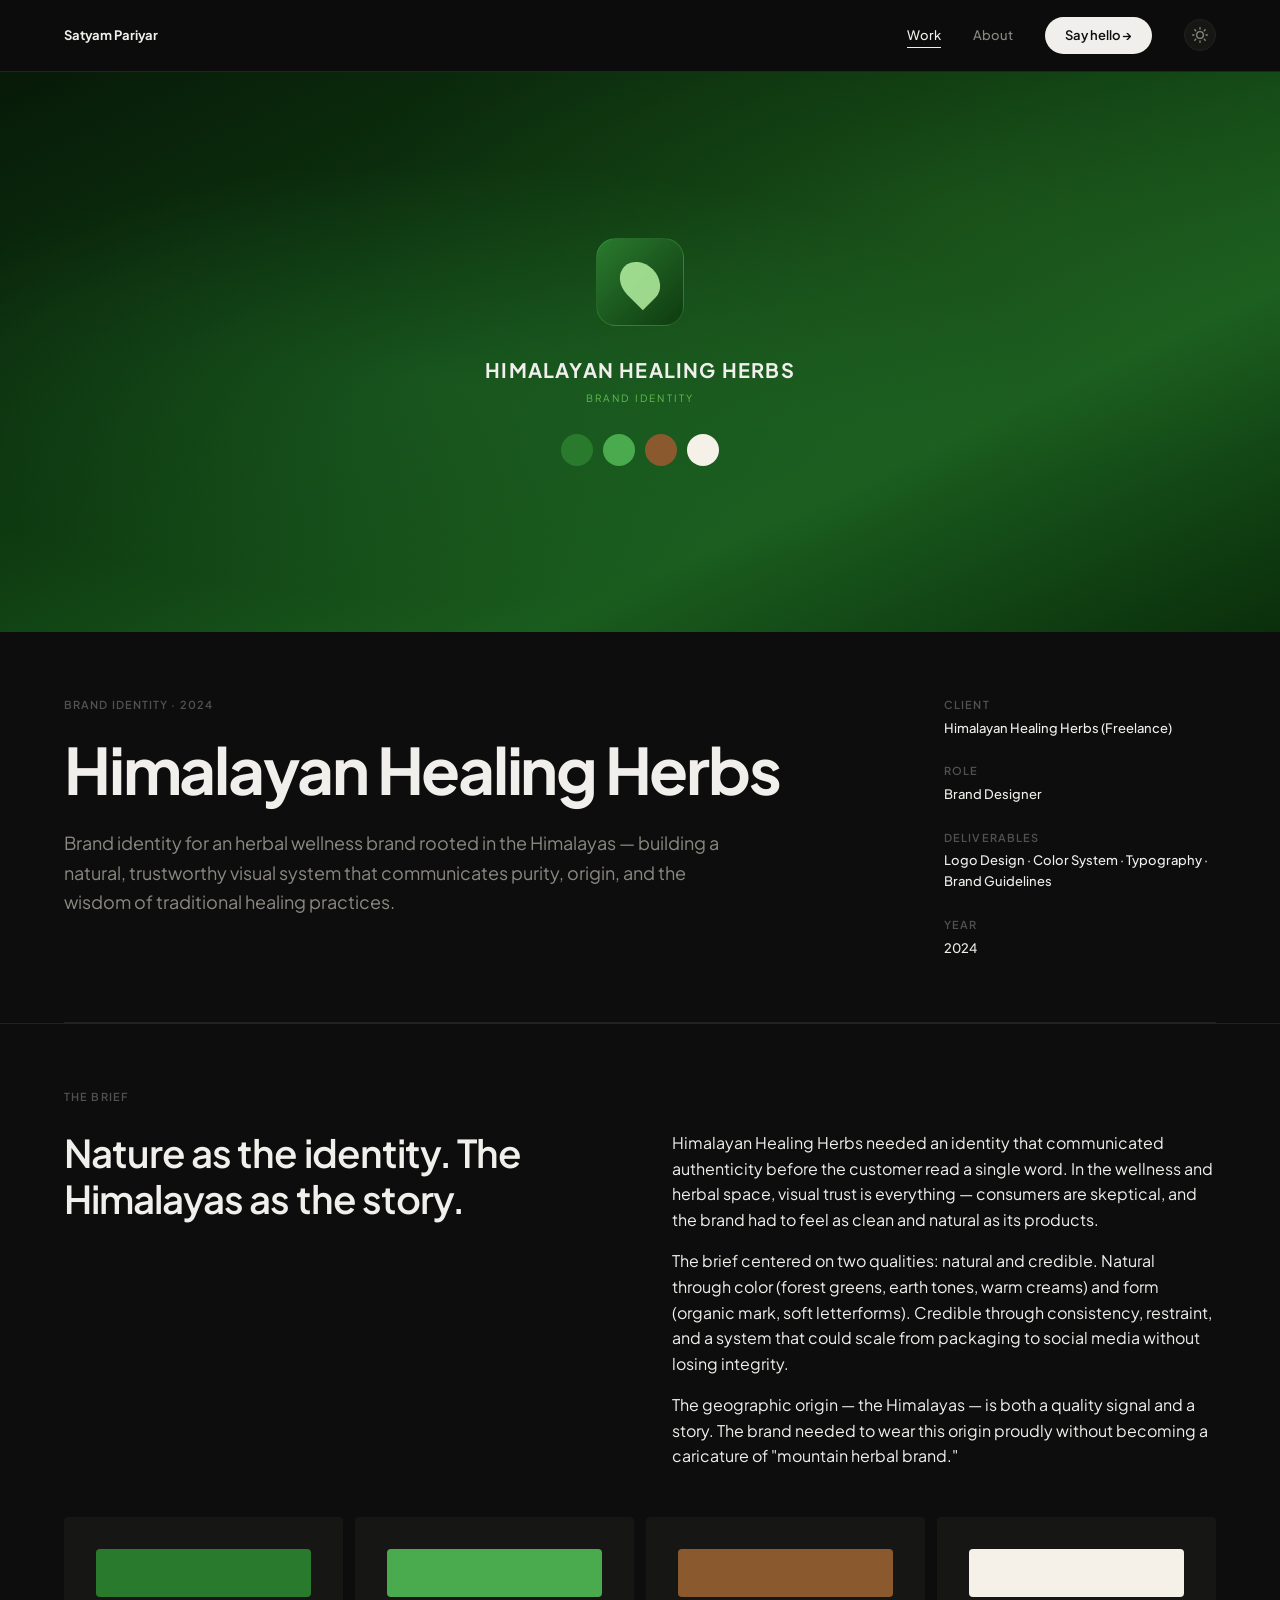
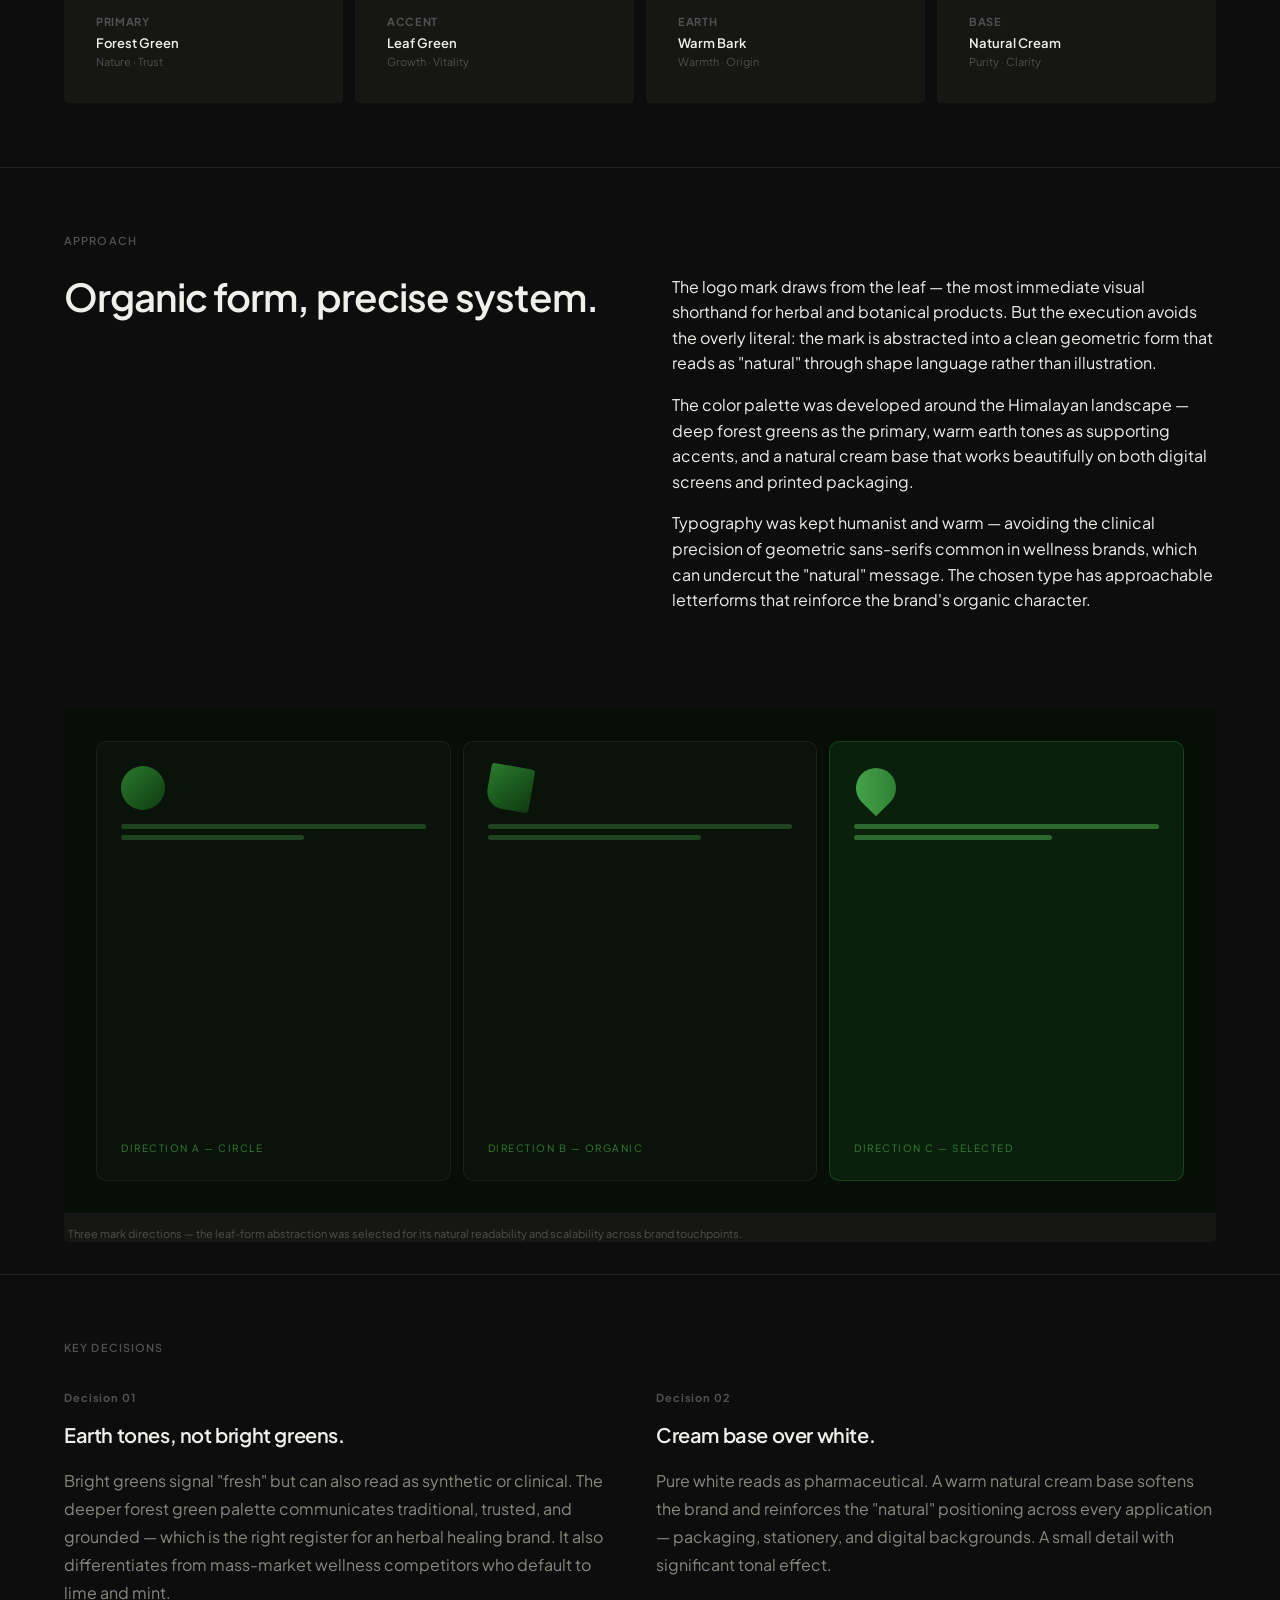
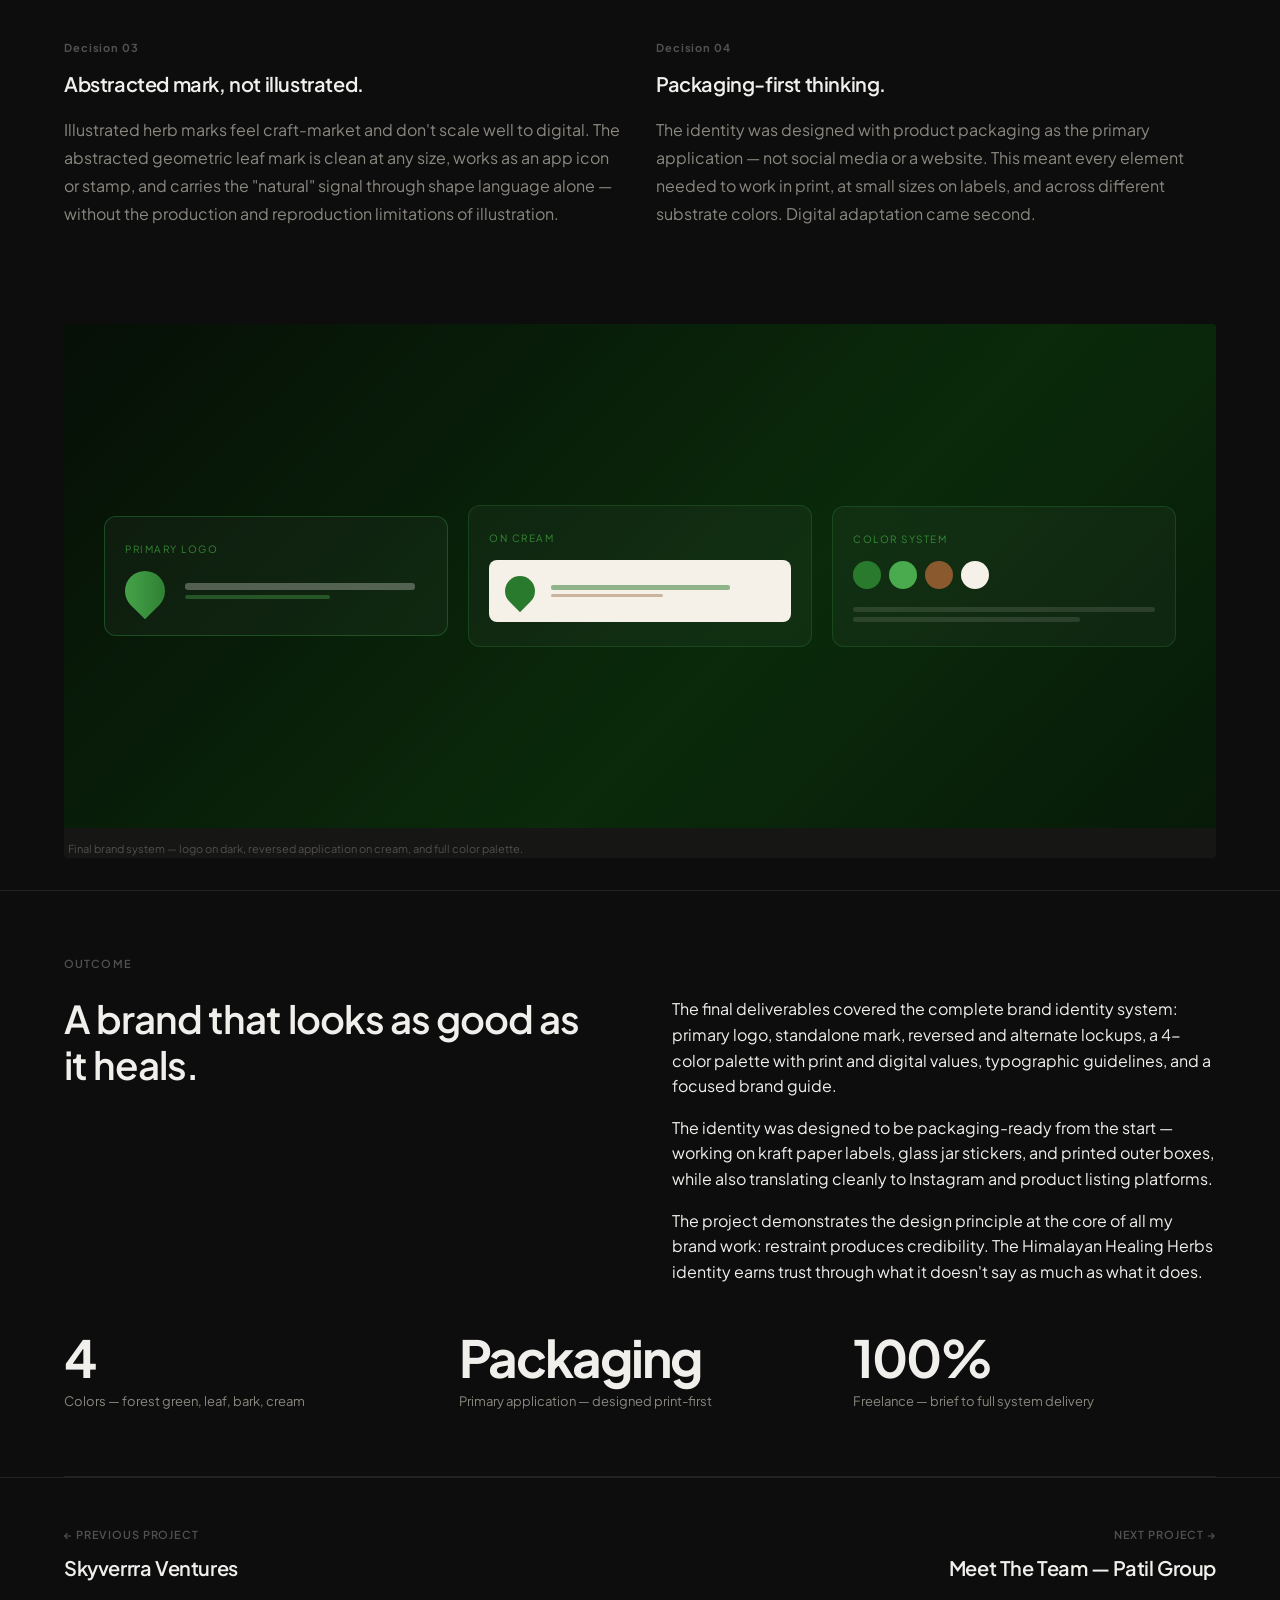
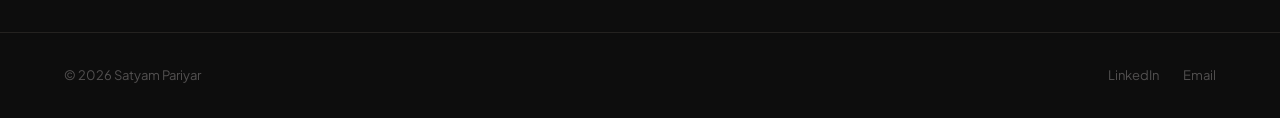
<file: case-studies/himalayan-healing-herbs.html>
<!DOCTYPE html>
<html lang="en" data-theme="dark">
<head>
  <meta charset="UTF-8">
  <meta name="viewport" content="width=device-width, initial-scale=1.0">
  <title>Himalayan Healing Herbs — Brand Identity · Satyam Pariyar</title>
  <meta name="description" content="Brand identity for Himalayan Healing Herbs — building a natural, grounded visual identity for an herbal wellness brand rooted in the Himalayas.">

  <link rel="icon" type="image/svg+xml" href="data:image/svg+xml,<svg xmlns='http://www.w3.org/2000/svg' viewBox='0 0 32 32'><rect width='32' height='32' rx='4' fill='%230D0D0D'/><text x='50%25' y='55%25' text-anchor='middle' dominant-baseline='middle' font-family='system-ui' font-weight='700' font-size='14' fill='%23F5F4F0'>SP</text></svg>">

  <link rel="preconnect" href="https://fonts.googleapis.com">
  <link rel="preconnect" href="https://fonts.gstatic.com" crossorigin>
  <link href="https://fonts.googleapis.com/css2?family=Plus+Jakarta+Sans:ital,wght@0,300;0,400;0,500;0,600;0,700;1,400&display=swap" rel="stylesheet">

  <link rel="stylesheet" href="../assets/css/main.css">

  <style>
    /* Himalayan hero — deep forest green to warm earth */
    .cs-hero__img-inner.cs-img--himalayan-cs {
      background: linear-gradient(155deg, #071a08 0%, #0e3a10 40%, #1a5c1e 70%, #0a2e0b 100%);
      position: relative;
      overflow: hidden;
    }

    .cs-hero__img-inner.cs-img--himalayan-cs::before {
      content: '';
      position: absolute;
      inset: 0;
      background:
        radial-gradient(ellipse at 35% 55%, rgba(60, 180, 80, 0.20) 0%, transparent 50%),
        radial-gradient(ellipse at 75% 25%, rgba(80, 160, 60, 0.12) 0%, transparent 45%);
    }

    /* Brand display in hero */
    .cs-hero__herb-display {
      position: absolute;
      inset: 0;
      display: flex;
      align-items: center;
      justify-content: center;
      flex-direction: column;
      gap: 28px;
    }

    .herb-mark {
      width: 88px;
      height: 88px;
      border-radius: 20px;
      background: linear-gradient(135deg, #2a7a2e, #0e3a10);
      border: 1px solid rgba(80,180,80,0.3);
      display: flex;
      align-items: center;
      justify-content: center;
    }

    .herb-mark__leaf {
      width: 36px;
      height: 44px;
      background: rgba(180,240,160,0.85);
      border-radius: 50% 50% 50% 0;
      transform: rotate(-45deg);
    }

    .herb-wordmark {
      display: flex;
      flex-direction: column;
      align-items: center;
      gap: 4px;
    }

    .herb-wordmark__name {
      font-size: 20px;
      font-weight: 700;
      letter-spacing: 0.06em;
      color: #F0EFEC;
      text-transform: uppercase;
    }

    .herb-wordmark__sub {
      font-size: 10px;
      letter-spacing: 0.22em;
      color: rgba(120,220,100,0.75);
      text-transform: uppercase;
    }

    /* Color system preview */
    .herb-colors {
      display: flex;
      gap: 10px;
    }

    .herb-swatch {
      width: 32px;
      height: 32px;
      border-radius: 50%;
    }

    /* Process exploration */
    .herb-process {
      background: #060f06;
      aspect-ratio: 16 / 7;
      display: grid;
      grid-template-columns: repeat(3, 1fr);
      gap: 12px;
      padding: 32px;
    }

    .herb-card {
      border-radius: 10px;
      padding: 24px;
      display: flex;
      flex-direction: column;
      gap: 14px;
    }

    .herb-card--a { background: rgba(60,180,80,0.06); border: 1px solid rgba(60,180,80,0.15); }
    .herb-card--b { background: rgba(255,255,255,0.02); border: 1px solid rgba(255,255,255,0.06); }
    .herb-card--c { background: rgba(60,180,80,0.10); border: 1px solid rgba(60,180,80,0.25); }

    .herb-card__mark {
      width: 44px;
      height: 44px;
      border-radius: 10px;
      background: linear-gradient(135deg, #2a7a2e, #0e3a10);
    }

    .herb-bar {
      height: 5px;
      border-radius: 3px;
      background: rgba(80,180,80,0.3);
    }

    .herb-card__label {
      font-size: 10px;
      letter-spacing: 0.15em;
      color: rgba(80,200,80,0.6);
      text-transform: uppercase;
      margin-top: auto;
    }

    /* Final packaging */
    .herb-final {
      background: linear-gradient(135deg, #060f06 0%, #0a2a0b 60%, #071a08 100%);
      aspect-ratio: 16 / 7;
      display: grid;
      grid-template-columns: 1fr 1fr 1fr;
      gap: 20px;
      padding: 40px;
      align-items: center;
    }

    .herb-final-card {
      background: rgba(255,255,255,0.03);
      border: 1px solid rgba(60,180,80,0.2);
      border-radius: 12px;
      padding: 24px 20px;
      display: flex;
      flex-direction: column;
      gap: 14px;
    }

    .herb-final-card__label {
      font-size: 10px;
      letter-spacing: 0.15em;
      color: rgba(80,200,80,0.6);
      text-transform: uppercase;
    }
  </style>
</head>
<body>

  <!-- =========================================================
       NAVIGATION
  ========================================================== -->
  <nav class="nav is-scrolled" id="nav">
    <div class="nav__inner">
      <a href="../index.html" class="nav__logo">Satyam Pariyar</a>
      <div class="nav__links">
        <a href="../work.html" class="nav__link is-active">Work</a>
        <a href="../about.html" class="nav__link">About</a>
        <a href="mailto:satyampariyar275@gmail.com" class="nav__cta">Say hello →</a>
        <button class="theme-toggle" id="themeToggle" aria-label="Toggle theme">
          <span class="theme-toggle__icon">
            <svg class="icon-sun" width="16" height="16" viewBox="0 0 24 24" fill="none" stroke="currentColor" stroke-width="2" stroke-linecap="round" stroke-linejoin="round"><circle cx="12" cy="12" r="5"/><line x1="12" y1="1" x2="12" y2="3"/><line x1="12" y1="21" x2="12" y2="23"/><line x1="4.22" y1="4.22" x2="5.64" y2="5.64"/><line x1="18.36" y1="18.36" x2="19.78" y2="19.78"/><line x1="1" y1="12" x2="3" y2="12"/><line x1="21" y1="12" x2="23" y2="12"/><line x1="4.22" y1="19.78" x2="5.64" y2="18.36"/><line x1="18.36" y1="5.64" x2="19.78" y2="4.22"/></svg>
            <svg class="icon-moon" width="16" height="16" viewBox="0 0 24 24" fill="none" stroke="currentColor" stroke-width="2" stroke-linecap="round" stroke-linejoin="round"><path d="M21 12.79A9 9 0 1 1 11.21 3 7 7 0 0 0 21 12.79z"/></svg>
          </span>
        </button>
      </div>
    </div>
  </nav>


  <!-- =========================================================
       HERO
  ========================================================== -->
  <div class="cs-hero">
    <div class="cs-hero__img">
      <div class="cs-hero__img-inner cs-img--himalayan-cs" id="cs-parallax">
        <div class="cs-hero__herb-display" aria-hidden="true">
          <div class="herb-mark">
            <div class="herb-mark__leaf"></div>
          </div>
          <div class="herb-wordmark">
            <span class="herb-wordmark__name">Himalayan Healing Herbs</span>
            <span class="herb-wordmark__sub">Brand Identity</span>
          </div>
          <div class="herb-colors">
            <div class="herb-swatch" style="background:#2a7a2e"></div>
            <div class="herb-swatch" style="background:#4aaa4e"></div>
            <div class="herb-swatch" style="background:#8a5a2e"></div>
            <div class="herb-swatch" style="background:#F5F0E8"></div>
          </div>
        </div>
      </div>
    </div>
  </div>


  <!-- =========================================================
       INTRO
  ========================================================== -->
  <div class="cs-intro container">
    <div class="cs-intro__inner">
      <div>
        <p class="t-label" style="margin-bottom: var(--sp-5)" data-animate>Brand Identity · 2024</p>
        <h1 class="cs-intro__heading" data-animate data-delay="1">
          Himalayan Healing Herbs
        </h1>
        <p class="cs-intro__sub" data-animate data-delay="2">
          Brand identity for an herbal wellness brand rooted in the Himalayas — building a natural, trustworthy visual system that communicates purity, origin, and the wisdom of traditional healing practices.
        </p>
      </div>

      <aside class="cs-meta" data-animate data-delay="3">
        <div class="cs-meta__item">
          <p class="cs-meta__label">Client</p>
          <p class="cs-meta__value">Himalayan Healing Herbs (Freelance)</p>
        </div>
        <div class="cs-meta__item">
          <p class="cs-meta__label">Role</p>
          <p class="cs-meta__value">Brand Designer</p>
        </div>
        <div class="cs-meta__item">
          <p class="cs-meta__label">Deliverables</p>
          <p class="cs-meta__value">Logo Design · Color System · Typography · Brand Guidelines</p>
        </div>
        <div class="cs-meta__item">
          <p class="cs-meta__label">Year</p>
          <p class="cs-meta__value">2024</p>
        </div>
      </aside>
    </div>
  </div>


  <div class="divider"></div>


  <!-- =========================================================
       SECTION 1 — THE BRIEF
  ========================================================== -->
  <div class="cs-section container">
    <p class="cs-section__label" data-animate>The Brief</p>
    <div style="display:grid; grid-template-columns: 1fr 1fr; gap: var(--sp-16); align-items:start">
      <h2 class="cs-section__heading" data-animate data-delay="1">
        Nature as the identity. The Himalayas as the story.
      </h2>
      <div class="cs-section__body" data-animate data-delay="2">
        <p>
          Himalayan Healing Herbs needed an identity that communicated authenticity before the customer read a single word. In the wellness and herbal space, visual trust is everything — consumers are skeptical, and the brand had to feel as clean and natural as its products.
        </p>
        <p>
          The brief centered on two qualities: natural and credible. Natural through color (forest greens, earth tones, warm creams) and form (organic mark, soft letterforms). Credible through consistency, restraint, and a system that could scale from packaging to social media without losing integrity.
        </p>
        <p>
          The geographic origin — the Himalayas — is both a quality signal and a story. The brand needed to wear this origin proudly without becoming a caricature of "mountain herbal brand."
        </p>
      </div>
    </div>

    <div style="display:grid; grid-template-columns: repeat(4,1fr); gap: var(--sp-3); margin-top: var(--sp-12)">
      <div style="background: var(--bg-card); border-radius:4px; padding: var(--sp-8)" data-animate data-delay="1">
        <div style="width:100%; height:48px; border-radius:4px; background:#2a7a2e; margin-bottom:var(--sp-4)"></div>
        <p style="font-size:var(--text-xs); font-weight:700; letter-spacing:0.06em; color:var(--text-tertiary); margin-bottom:2px">PRIMARY</p>
        <p style="font-size:var(--text-sm); font-weight:600">Forest Green</p>
        <p style="font-size:var(--text-xs); color:var(--text-tertiary)">Nature · Trust</p>
      </div>
      <div style="background: var(--bg-card); border-radius:4px; padding: var(--sp-8)" data-animate data-delay="2">
        <div style="width:100%; height:48px; border-radius:4px; background:#4aaa4e; margin-bottom:var(--sp-4)"></div>
        <p style="font-size:var(--text-xs); font-weight:700; letter-spacing:0.06em; color:var(--text-tertiary); margin-bottom:2px">ACCENT</p>
        <p style="font-size:var(--text-sm); font-weight:600">Leaf Green</p>
        <p style="font-size:var(--text-xs); color:var(--text-tertiary)">Growth · Vitality</p>
      </div>
      <div style="background: var(--bg-card); border-radius:4px; padding: var(--sp-8)" data-animate data-delay="3">
        <div style="width:100%; height:48px; border-radius:4px; background:#8a5a2e; margin-bottom:var(--sp-4)"></div>
        <p style="font-size:var(--text-xs); font-weight:700; letter-spacing:0.06em; color:var(--text-tertiary); margin-bottom:2px">EARTH</p>
        <p style="font-size:var(--text-sm); font-weight:600">Warm Bark</p>
        <p style="font-size:var(--text-xs); color:var(--text-tertiary)">Warmth · Origin</p>
      </div>
      <div style="background: var(--bg-card); border-radius:4px; padding: var(--sp-8)" data-animate data-delay="4">
        <div style="width:100%; height:48px; border-radius:4px; background:#F5F0E8; margin-bottom:var(--sp-4)"></div>
        <p style="font-size:var(--text-xs); font-weight:700; letter-spacing:0.06em; color:var(--text-tertiary); margin-bottom:2px">BASE</p>
        <p style="font-size:var(--text-sm); font-weight:600">Natural Cream</p>
        <p style="font-size:var(--text-xs); color:var(--text-tertiary)">Purity · Clarity</p>
      </div>
    </div>
  </div>


  <!-- =========================================================
       SECTION 2 — APPROACH
  ========================================================== -->
  <div class="cs-section container">
    <p class="cs-section__label" data-animate>Approach</p>
    <div style="display:grid; grid-template-columns: 1fr 1fr; gap: var(--sp-16); align-items:start">
      <h2 class="cs-section__heading" data-animate data-delay="1">
        Organic form, precise system.
      </h2>
      <div class="cs-section__body" data-animate data-delay="2">
        <p>
          The logo mark draws from the leaf — the most immediate visual shorthand for herbal and botanical products. But the execution avoids the overly literal: the mark is abstracted into a clean geometric form that reads as "natural" through shape language rather than illustration.
        </p>
        <p>
          The color palette was developed around the Himalayan landscape — deep forest greens as the primary, warm earth tones as supporting accents, and a natural cream base that works beautifully on both digital screens and printed packaging.
        </p>
        <p>
          Typography was kept humanist and warm — avoiding the clinical precision of geometric sans-serifs common in wellness brands, which can undercut the "natural" message. The chosen type has approachable letterforms that reinforce the brand's organic character.
        </p>
      </div>
    </div>
  </div>


  <!-- =========================================================
       PROCESS
  ========================================================== -->
  <div class="container" data-animate>
    <figure class="cs-img cs-img--full">
      <div class="herb-process">
        <div class="herb-card herb-card--b">
          <div class="herb-card__mark" style="border-radius:50%"></div>
          <div style="display:flex;flex-direction:column;gap:6px">
            <div class="herb-bar" style="width:100%"></div>
            <div class="herb-bar" style="width:60%"></div>
          </div>
          <span class="herb-card__label">Direction A — Circle</span>
        </div>
        <div class="herb-card herb-card--b">
          <div class="herb-card__mark" style="border-radius:4px 4px 4px 40%; transform:rotate(10deg)"></div>
          <div style="display:flex;flex-direction:column;gap:6px">
            <div class="herb-bar" style="width:100%"></div>
            <div class="herb-bar" style="width:70%"></div>
          </div>
          <span class="herb-card__label">Direction B — Organic</span>
        </div>
        <div class="herb-card herb-card--c">
          <div class="herb-card__mark" style="border-radius:50% 50% 50% 0; transform:rotate(-45deg); background:linear-gradient(135deg,#4aaa4e,#2a7a2e); width:40px;height:40px;margin:2px"></div>
          <div style="display:flex;flex-direction:column;gap:6px">
            <div class="herb-bar" style="width:100%;background:rgba(80,180,80,0.5)"></div>
            <div class="herb-bar" style="width:65%;background:rgba(80,180,80,0.5)"></div>
          </div>
          <span class="herb-card__label">Direction C — Selected</span>
        </div>
      </div>
      <figcaption>Three mark directions — the leaf-form abstraction was selected for its natural readability and scalability across brand touchpoints.</figcaption>
    </figure>
  </div>


  <!-- =========================================================
       SECTION 3 — KEY DECISIONS
  ========================================================== -->
  <div class="cs-section container">
    <p class="cs-section__label" data-animate>Key Decisions</p>

    <div class="cs-two-col">
      <div data-animate data-delay="1">
        <p style="font-size: var(--text-xs); font-weight:700; letter-spacing:0.08em; color: var(--text-tertiary); margin-bottom:var(--sp-3)">Decision 01</p>
        <h3 style="font-size: var(--text-xl); font-weight:600; letter-spacing:-0.02em; margin-bottom:var(--sp-4)">Earth tones, not bright greens.</h3>
        <p class="t-body">
          Bright greens signal "fresh" but can also read as synthetic or clinical. The deeper forest green palette communicates traditional, trusted, and grounded — which is the right register for an herbal healing brand. It also differentiates from mass-market wellness competitors who default to lime and mint.
        </p>
      </div>

      <div data-animate data-delay="2">
        <p style="font-size: var(--text-xs); font-weight:700; letter-spacing:0.08em; color: var(--text-tertiary); margin-bottom:var(--sp-3)">Decision 02</p>
        <h3 style="font-size: var(--text-xl); font-weight:600; letter-spacing:-0.02em; margin-bottom:var(--sp-4)">Cream base over white.</h3>
        <p class="t-body">
          Pure white reads as pharmaceutical. A warm natural cream base softens the brand and reinforces the "natural" positioning across every application — packaging, stationery, and digital backgrounds. A small detail with significant tonal effect.
        </p>
      </div>

      <div data-animate data-delay="3">
        <p style="font-size: var(--text-xs); font-weight:700; letter-spacing:0.08em; color: var(--text-tertiary); margin-bottom:var(--sp-3)">Decision 03</p>
        <h3 style="font-size: var(--text-xl); font-weight:600; letter-spacing:-0.02em; margin-bottom:var(--sp-4)">Abstracted mark, not illustrated.</h3>
        <p class="t-body">
          Illustrated herb marks feel craft-market and don't scale well to digital. The abstracted geometric leaf mark is clean at any size, works as an app icon or stamp, and carries the "natural" signal through shape language alone — without the production and reproduction limitations of illustration.
        </p>
      </div>

      <div data-animate data-delay="4">
        <p style="font-size: var(--text-xs); font-weight:700; letter-spacing:0.08em; color: var(--text-tertiary); margin-bottom:var(--sp-3)">Decision 04</p>
        <h3 style="font-size: var(--text-xl); font-weight:600; letter-spacing:-0.02em; margin-bottom:var(--sp-4)">Packaging-first thinking.</h3>
        <p class="t-body">
          The identity was designed with product packaging as the primary application — not social media or a website. This meant every element needed to work in print, at small sizes on labels, and across different substrate colors. Digital adaptation came second.
        </p>
      </div>
    </div>
  </div>


  <!-- =========================================================
       FINAL SYSTEM
  ========================================================== -->
  <div class="container" data-animate>
    <figure class="cs-img cs-img--full">
      <div class="herb-final">
        <div class="herb-final-card" style="border-color:rgba(60,180,80,0.3)">
          <span class="herb-final-card__label">Primary Logo</span>
          <div style="display:flex;align-items:center;gap:12px">
            <div style="width:40px;height:40px;border-radius:50% 50% 50% 0;transform:rotate(-45deg);background:linear-gradient(135deg,#4aaa4e,#2a7a2e);flex-shrink:0"></div>
            <div style="flex:1;display:flex;flex-direction:column;gap:5px;margin-left:8px">
              <div style="height:7px;border-radius:3px;background:rgba(240,239,236,0.3);width:95%"></div>
              <div style="height:4px;border-radius:2px;background:rgba(80,180,80,0.35);width:60%"></div>
            </div>
          </div>
        </div>
        <div class="herb-final-card">
          <span class="herb-final-card__label">On Cream</span>
          <div style="background:#F5F0E8;border-radius:8px;padding:16px;display:flex;align-items:center;gap:10px">
            <div style="width:30px;height:30px;border-radius:50% 50% 50% 0;transform:rotate(-45deg);background:#2a7a2e;flex-shrink:0"></div>
            <div style="flex:1;display:flex;flex-direction:column;gap:4px;margin-left:6px">
              <div style="height:5px;border-radius:2px;background:#2a7a2e;opacity:0.5;width:80%"></div>
              <div style="height:3px;border-radius:2px;background:#8a5a2e;opacity:0.4;width:50%"></div>
            </div>
          </div>
        </div>
        <div class="herb-final-card">
          <span class="herb-final-card__label">Color System</span>
          <div style="display:flex;gap:8px;flex-wrap:wrap">
            <div style="width:28px;height:28px;border-radius:50%;background:#2a7a2e"></div>
            <div style="width:28px;height:28px;border-radius:50%;background:#4aaa4e"></div>
            <div style="width:28px;height:28px;border-radius:50%;background:#8a5a2e"></div>
            <div style="width:28px;height:28px;border-radius:50%;background:#F5F0E8;border:1px solid rgba(255,255,255,0.1)"></div>
          </div>
          <div style="display:flex;flex-direction:column;gap:5px;margin-top:4px">
            <div style="height:5px;border-radius:3px;background:rgba(240,239,236,0.12);width:100%"></div>
            <div style="height:5px;border-radius:3px;background:rgba(240,239,236,0.12);width:75%"></div>
          </div>
        </div>
      </div>
      <figcaption>Final brand system — logo on dark, reversed application on cream, and full color palette.</figcaption>
    </figure>
  </div>


  <!-- =========================================================
       SECTION 4 — OUTCOME
  ========================================================== -->
  <div class="cs-section container">
    <p class="cs-section__label" data-animate>Outcome</p>
    <div style="display:grid; grid-template-columns: 1fr 1fr; gap: var(--sp-16); align-items:start">
      <h2 class="cs-section__heading" data-animate data-delay="1">
        A brand that looks as good as it heals.
      </h2>
      <div class="cs-section__body" data-animate data-delay="2">
        <p>
          The final deliverables covered the complete brand identity system: primary logo, standalone mark, reversed and alternate lockups, a 4-color palette with print and digital values, typographic guidelines, and a focused brand guide.
        </p>
        <p>
          The identity was designed to be packaging-ready from the start — working on kraft paper labels, glass jar stickers, and printed outer boxes, while also translating cleanly to Instagram and product listing platforms.
        </p>
        <p>
          The project demonstrates the design principle at the core of all my brand work: restraint produces credibility. The Himalayan Healing Herbs identity earns trust through what it doesn't say as much as what it does.
        </p>
      </div>
    </div>

    <div class="outcome-grid" style="margin-top: var(--sp-12)">
      <div data-animate data-delay="1">
        <p class="outcome-stat__number">4</p>
        <p class="outcome-stat__label">Colors — forest green, leaf, bark, cream</p>
      </div>
      <div data-animate data-delay="2">
        <p class="outcome-stat__number">Packaging</p>
        <p class="outcome-stat__label">Primary application — designed print-first</p>
      </div>
      <div data-animate data-delay="3">
        <p class="outcome-stat__number">100%</p>
        <p class="outcome-stat__label">Freelance — brief to full system delivery</p>
      </div>
    </div>
  </div>


  <div class="divider"></div>


  <!-- =========================================================
       NEXT PROJECT NAV
  ========================================================== -->
  <div class="cs-nav container">
    <div class="cs-nav__inner">
      <a href="skyverrra.html" class="cs-nav__link">
        <span class="cs-nav__dir">← Previous Project</span>
        <span class="cs-nav__title">Skyverrra Ventures</span>
      </a>
      <a href="meet-the-team.html" class="cs-nav__link cs-nav__link--next">
        <span class="cs-nav__dir">Next Project →</span>
        <span class="cs-nav__title">Meet The Team — Patil Group</span>
      </a>
    </div>
  </div>


  <!-- =========================================================
       FOOTER
  ========================================================== -->
  <footer class="footer container">
    <div class="footer__inner">
      <span class="footer__left">© 2026 Satyam Pariyar</span>
      <nav class="footer__links">
        <a href="https://linkedin.com/in/satyam-pariyar-77336b21a" class="footer__link" target="_blank" rel="noopener">LinkedIn</a>
        <a href="mailto:satyampariyar275@gmail.com" class="footer__link">Email</a>
      </nav>
    </div>
  </footer>


  <script src="../assets/js/main.js"></script>
</body>
</html>
</file>
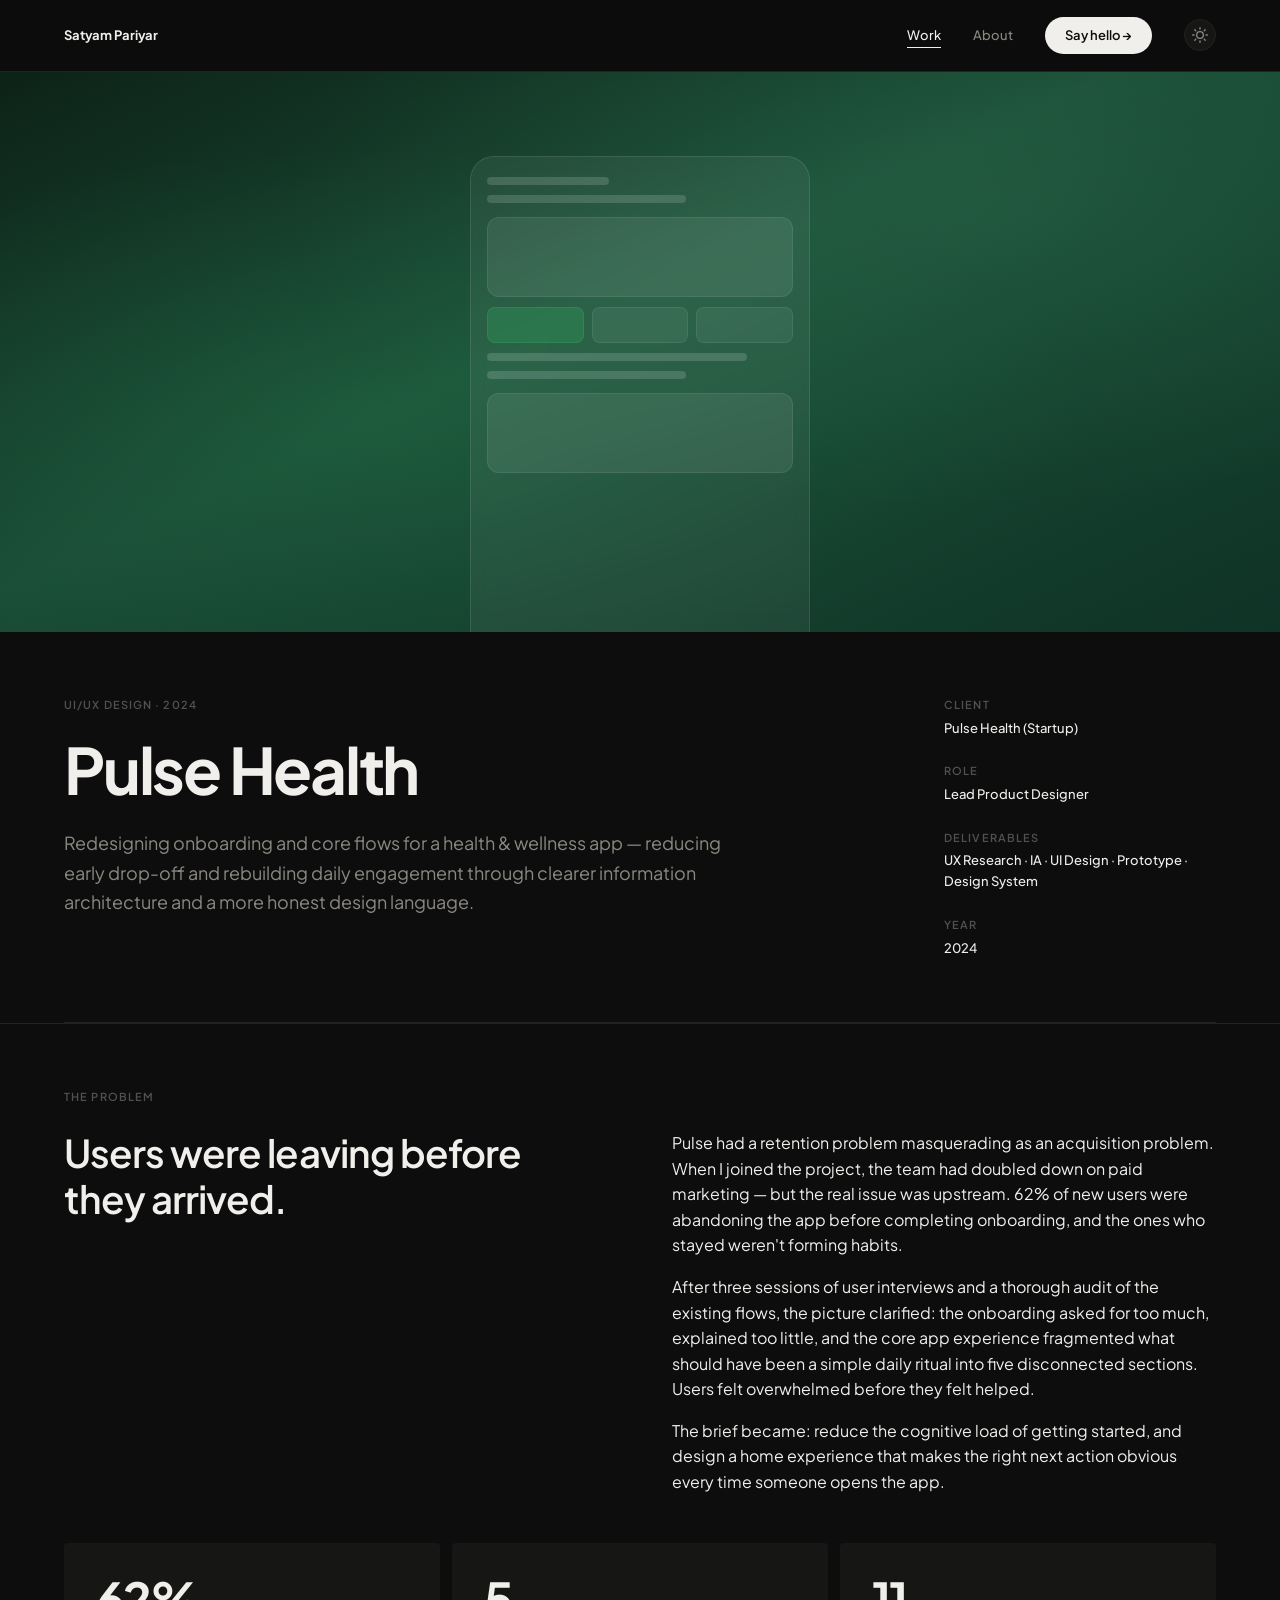
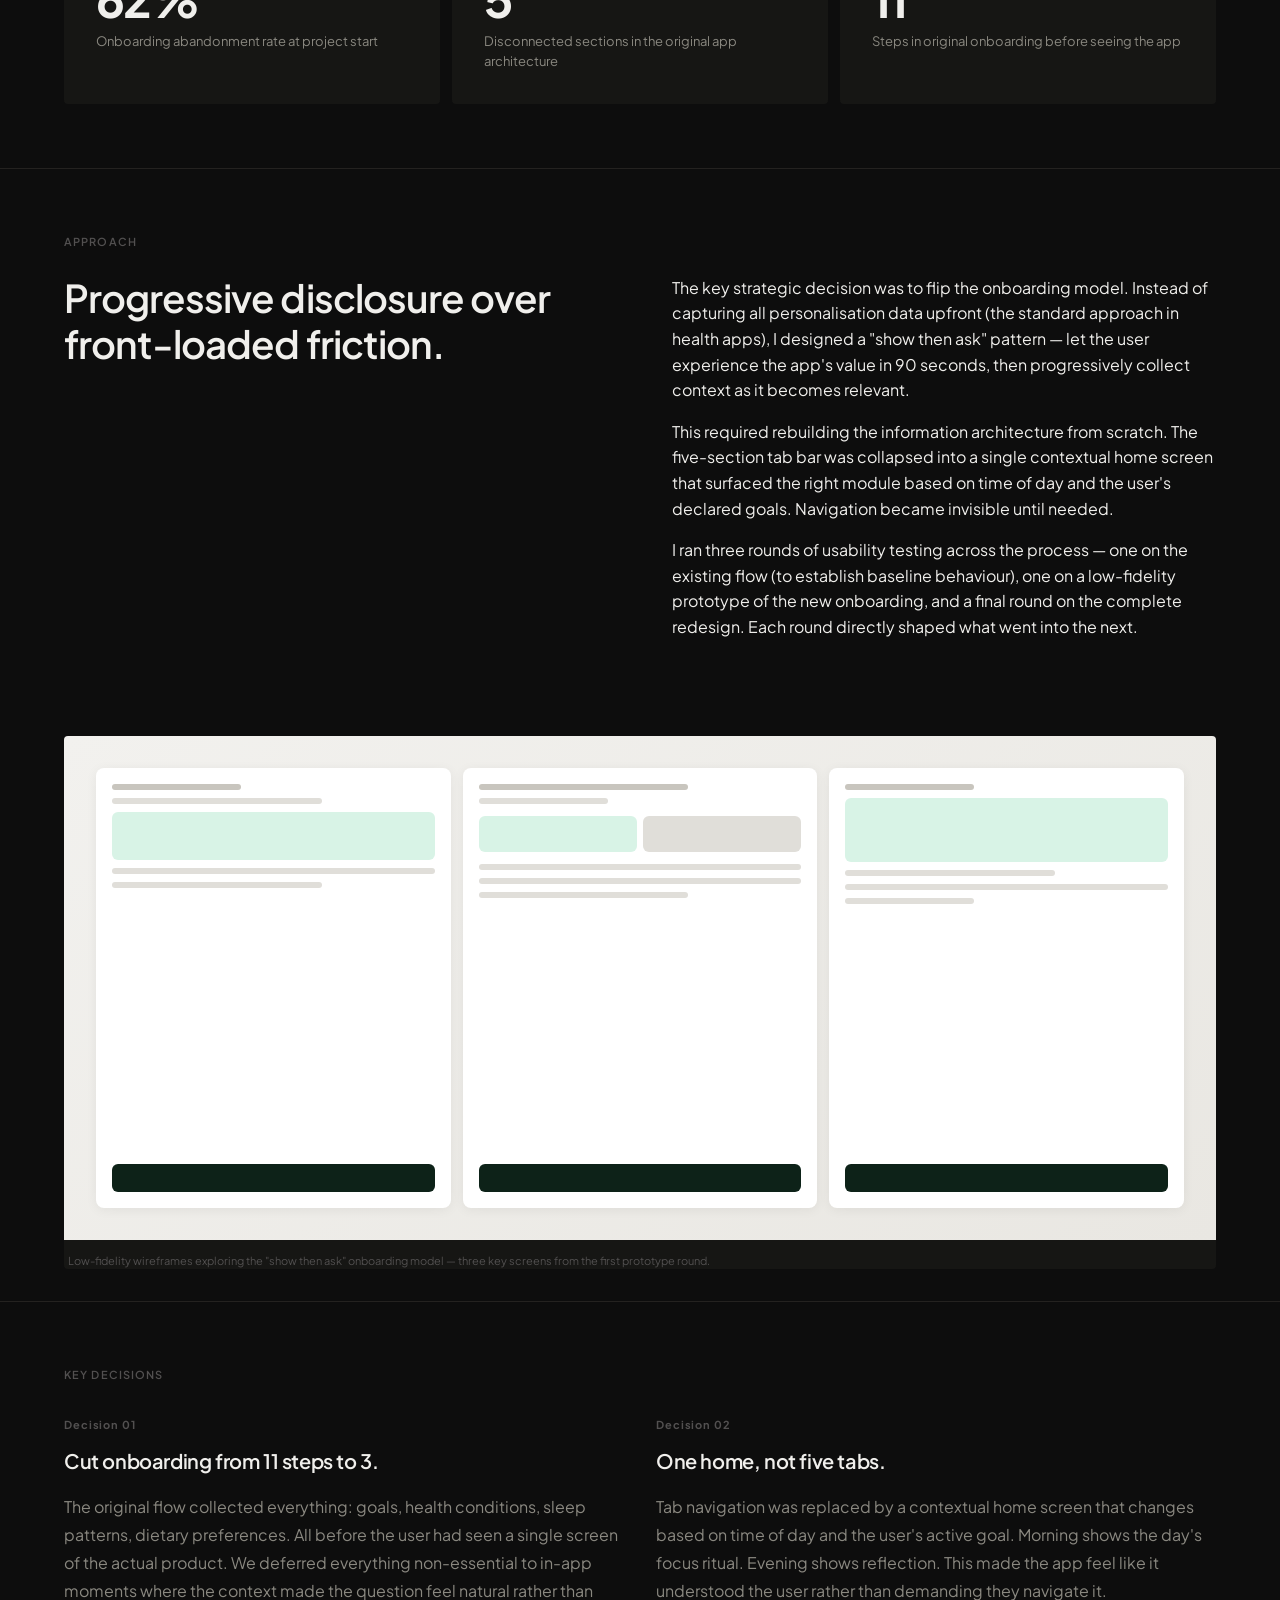
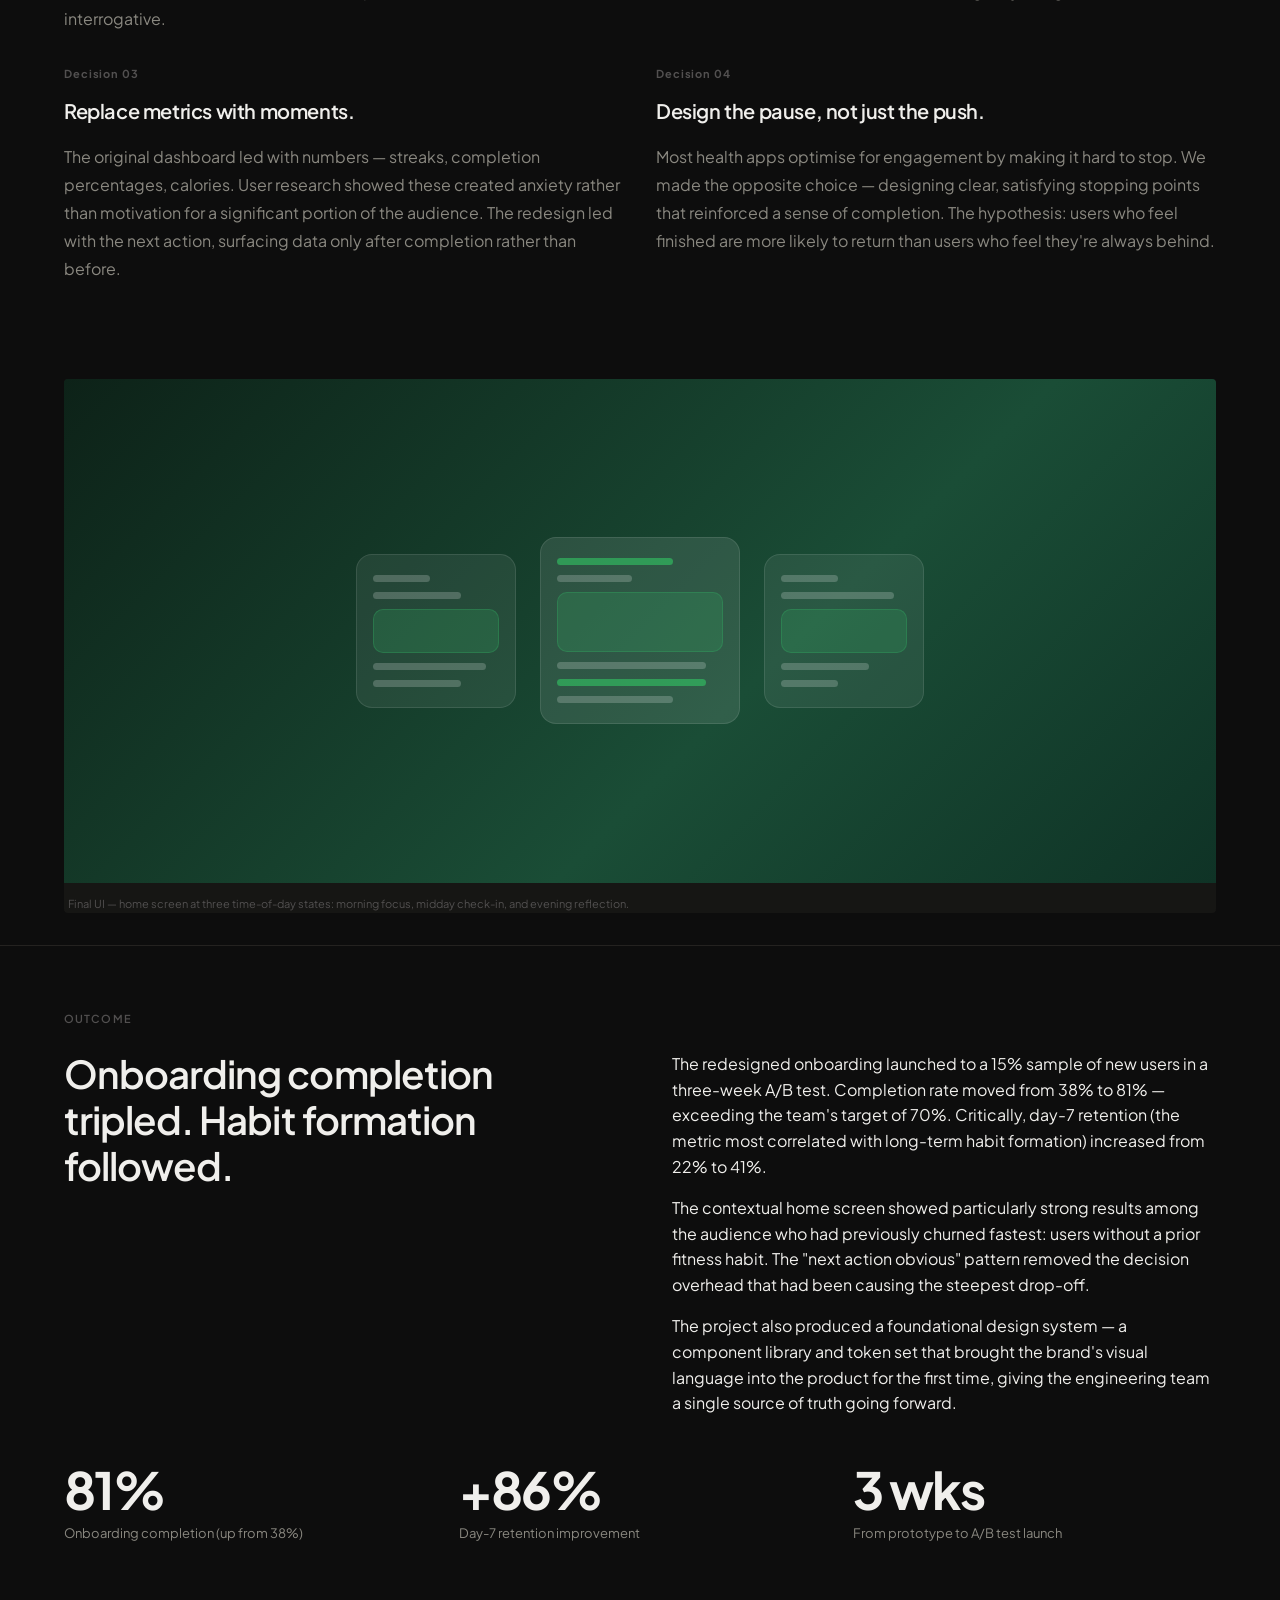
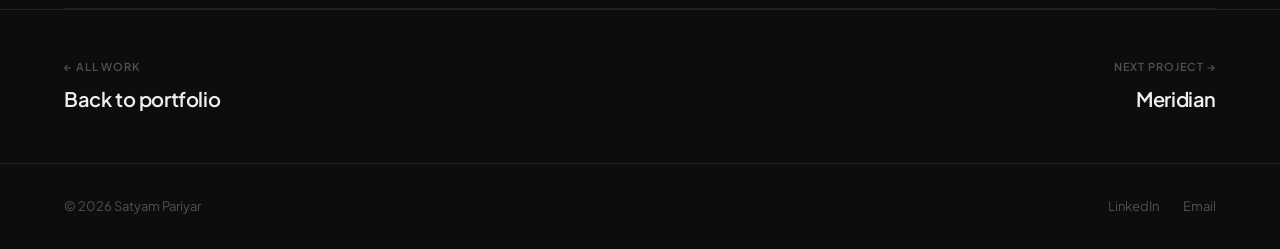
<file: case-studies/pulse.html>
<!DOCTYPE html>
<html lang="en" data-theme="dark">
<head>
  <meta charset="UTF-8">
  <meta name="viewport" content="width=device-width, initial-scale=1.0">
  <title>Pulse Health — Satyam Pariyar</title>
  <meta name="description" content="Redesigning onboarding and core flows for a health & wellness app — reducing drop-off by 38% and improving daily active engagement.">

  <link rel="icon" type="image/svg+xml" href="data:image/svg+xml,<svg xmlns='http://www.w3.org/2000/svg' viewBox='0 0 32 32'><rect width='32' height='32' rx='4' fill='%230D0D0D'/><text x='50%25' y='55%25' text-anchor='middle' dominant-baseline='middle' font-family='system-ui' font-weight='700' font-size='14' fill='%23F5F4F0'>SP</text></svg>">

  <link rel="preconnect" href="https://fonts.googleapis.com">
  <link rel="preconnect" href="https://fonts.gstatic.com" crossorigin>
  <link href="https://fonts.googleapis.com/css2?family=Plus+Jakarta+Sans:ital,wght@0,300;0,400;0,500;0,600;0,700;1,400&display=swap" rel="stylesheet">

  <link rel="stylesheet" href="../assets/css/main.css">

  <style>
    /* Case study hero image — full bleed */
    .cs-hero__img-inner.cs-img--pulse {
      background: linear-gradient(155deg, #0d2218 0%, #1a4d36 45%, #0f3326 100%);
      position: relative;
      overflow: hidden;
    }

    .cs-hero__img-inner.cs-img--pulse::before {
      content: '';
      position: absolute;
      inset: 0;
      background:
        radial-gradient(ellipse at 30% 60%, rgba(50, 180, 100, 0.14) 0%, transparent 55%),
        radial-gradient(ellipse at 75% 25%, rgba(100, 220, 150, 0.10) 0%, transparent 50%);
    }

    /* Simulated UI mockup inside hero */
    .cs-hero__mockup {
      position: absolute;
      bottom: 0;
      left: 50%;
      transform: translateX(-50%);
      width: min(340px, 45%);
      height: 85%;
      background: rgba(255,255,255,0.06);
      border-radius: 24px 24px 0 0;
      border: 1px solid rgba(255,255,255,0.1);
      border-bottom: none;
      backdrop-filter: blur(8px);
      overflow: hidden;
      display: flex;
      flex-direction: column;
      padding: 20px 16px 0;
      gap: 10px;
    }

    .mockup-bar {
      height: 8px;
      border-radius: 4px;
      background: rgba(255,255,255,0.15);
    }

    .mockup-bar--short { width: 40%; }
    .mockup-bar--med   { width: 65%; }
    .mockup-bar--long  { width: 85%; }

    .mockup-card {
      background: rgba(255,255,255,0.08);
      border-radius: 12px;
      height: 80px;
      border: 1px solid rgba(255,255,255,0.08);
      margin-top: 4px;
    }

    .mockup-row {
      display: flex;
      gap: 8px;
    }

    .mockup-chip {
      flex: 1;
      height: 36px;
      background: rgba(50,180,100,0.25);
      border-radius: 8px;
      border: 1px solid rgba(50,180,100,0.3);
    }

    .mockup-chip--muted {
      background: rgba(255,255,255,0.06);
      border-color: rgba(255,255,255,0.08);
    }

    /* Process image blocks */
    .cs-img-block--wireframe {
      background: linear-gradient(145deg, #f2f1ee 0%, #e9e7e2 100%);
      display: grid;
      grid-template-columns: repeat(3, 1fr);
      gap: 12px;
      padding: 32px;
      aspect-ratio: 16 / 7;
    }

    .wf-screen {
      background: white;
      border-radius: 8px;
      box-shadow: 0 2px 12px rgba(0,0,0,0.06);
      padding: 16px;
      display: flex;
      flex-direction: column;
      gap: 8px;
    }

    .wf-line {
      height: 6px;
      border-radius: 3px;
      background: #e0ded9;
    }

    .wf-line--dark { background: #c8c5be; }
    .wf-line--short { width: 40%; }
    .wf-line--med   { width: 65%; }
    .wf-line--long  { width: 100%; }

    .wf-btn {
      height: 28px;
      border-radius: 6px;
      background: #0d2218;
      margin-top: auto;
    }

    .wf-img {
      height: 48px;
      border-radius: 6px;
      background: #d8f3e6;
    }

    /* Final UI blocks */
    .cs-img-block--final {
      background: linear-gradient(135deg, #0d2218 0%, #1a4d36 60%, #0f3326 100%);
      aspect-ratio: 16 / 7;
      display: flex;
      align-items: center;
      justify-content: center;
      gap: 24px;
      padding: 40px;
    }

    .ui-screen {
      background: rgba(255,255,255,0.07);
      border-radius: 16px;
      border: 1px solid rgba(255,255,255,0.1);
      padding: 20px 16px;
      width: 160px;
      flex-shrink: 0;
      display: flex;
      flex-direction: column;
      gap: 10px;
    }

    .ui-screen--main {
      width: 200px;
      background: rgba(255,255,255,0.1);
    }

    .ui-bar { height: 7px; border-radius: 4px; background: rgba(255,255,255,0.2); }
    .ui-bar--accent { background: rgba(50,200,100,0.6); }
    .ui-bar--short { width: 45%; }
    .ui-bar--med   { width: 70%; }
    .ui-bar--long  { width: 90%; }

    .ui-block {
      height: 60px;
      border-radius: 10px;
      background: rgba(50,180,100,0.2);
      border: 1px solid rgba(50,180,100,0.3);
    }
  </style>
</head>
<body>

  <!-- =========================================================
       NAVIGATION
  ========================================================== -->
  <nav class="nav is-scrolled" id="nav">
    <div class="nav__inner">
      <a href="../index.html" class="nav__logo">Satyam Pariyar</a>
      <div class="nav__links">
        <a href="../work.html" class="nav__link is-active">Work</a>
        <a href="../about.html" class="nav__link">About</a>
        <a href="mailto:satyampariyar275@gmail.com" class="nav__cta">Say hello →</a>
        <button class="theme-toggle" id="themeToggle" aria-label="Toggle theme">
          <span class="theme-toggle__icon">
            <svg class="icon-sun" width="16" height="16" viewBox="0 0 24 24" fill="none" stroke="currentColor" stroke-width="2" stroke-linecap="round" stroke-linejoin="round"><circle cx="12" cy="12" r="5"/><line x1="12" y1="1" x2="12" y2="3"/><line x1="12" y1="21" x2="12" y2="23"/><line x1="4.22" y1="4.22" x2="5.64" y2="5.64"/><line x1="18.36" y1="18.36" x2="19.78" y2="19.78"/><line x1="1" y1="12" x2="3" y2="12"/><line x1="21" y1="12" x2="23" y2="12"/><line x1="4.22" y1="19.78" x2="5.64" y2="18.36"/><line x1="18.36" y1="5.64" x2="19.78" y2="4.22"/></svg>
            <svg class="icon-moon" width="16" height="16" viewBox="0 0 24 24" fill="none" stroke="currentColor" stroke-width="2" stroke-linecap="round" stroke-linejoin="round"><path d="M21 12.79A9 9 0 1 1 11.21 3 7 7 0 0 0 21 12.79z"/></svg>
          </span>
        </button>
      </div>
    </div>
  </nav>


  <!-- =========================================================
       HERO
  ========================================================== -->
  <div class="cs-hero">
    <div class="cs-hero__img">
      <div class="cs-hero__img-inner cs-img--pulse" id="cs-parallax">
        <div class="cs-hero__mockup" aria-hidden="true">
          <div class="mockup-bar mockup-bar--short"></div>
          <div class="mockup-bar mockup-bar--med"></div>
          <div class="mockup-card"></div>
          <div class="mockup-row">
            <div class="mockup-chip"></div>
            <div class="mockup-chip mockup-chip--muted"></div>
            <div class="mockup-chip mockup-chip--muted"></div>
          </div>
          <div class="mockup-bar mockup-bar--long"></div>
          <div class="mockup-bar mockup-bar--med"></div>
          <div class="mockup-card"></div>
        </div>
      </div>
    </div>
  </div>


  <!-- =========================================================
       INTRO
  ========================================================== -->
  <div class="cs-intro container">
    <div class="cs-intro__inner">
      <div>
        <p class="t-label" style="margin-bottom: var(--sp-5)" data-animate>UI/UX Design · 2024</p>
        <h1 class="cs-intro__heading" data-animate data-delay="1">
          Pulse Health
        </h1>
        <p class="cs-intro__sub" data-animate data-delay="2">
          Redesigning onboarding and core flows for a health &amp; wellness app — reducing early drop-off and rebuilding daily engagement through clearer information architecture and a more honest design language.
        </p>
      </div>

      <aside class="cs-meta" data-animate data-delay="3">
        <div class="cs-meta__item">
          <p class="cs-meta__label">Client</p>
          <p class="cs-meta__value">Pulse Health (Startup)</p>
        </div>
        <div class="cs-meta__item">
          <p class="cs-meta__label">Role</p>
          <p class="cs-meta__value">Lead Product Designer</p>
        </div>
        <div class="cs-meta__item">
          <p class="cs-meta__label">Deliverables</p>
          <p class="cs-meta__value">UX Research · IA · UI Design · Prototype · Design System</p>
        </div>
        <div class="cs-meta__item">
          <p class="cs-meta__label">Year</p>
          <p class="cs-meta__value">2024</p>
        </div>
      </aside>
    </div>
  </div>


  <div class="divider"></div>


  <!-- =========================================================
       SECTION 1 — THE PROBLEM
  ========================================================== -->
  <div class="cs-section container">
    <p class="cs-section__label" data-animate>The Problem</p>
    <div style="display:grid; grid-template-columns: 1fr 1fr; gap: var(--sp-16); align-items:start">
      <h2 class="cs-section__heading" data-animate data-delay="1">
        Users were leaving before they arrived.
      </h2>
      <div class="cs-section__body" data-animate data-delay="2">
        <p>
          Pulse had a retention problem masquerading as an acquisition problem. When I joined the project, the team had doubled down on paid marketing — but the real issue was upstream. 62% of new users were abandoning the app before completing onboarding, and the ones who stayed weren't forming habits.
        </p>
        <p>
          After three sessions of user interviews and a thorough audit of the existing flows, the picture clarified: the onboarding asked for too much, explained too little, and the core app experience fragmented what should have been a simple daily ritual into five disconnected sections. Users felt overwhelmed before they felt helped.
        </p>
        <p>
          The brief became: reduce the cognitive load of getting started, and design a home experience that makes the right next action obvious every time someone opens the app.
        </p>
      </div>
    </div>

    <!-- Stats row -->
    <div style="display:grid; grid-template-columns: repeat(3,1fr); gap: var(--sp-3); margin-top: var(--sp-12)">
      <div style="background: var(--bg-card); border-radius:4px; padding: var(--sp-8)" data-animate data-delay="1">
        <p style="font-size: clamp(2rem, 4vw, 3rem); font-weight:700; letter-spacing:-0.04em; line-height:1; margin-bottom:var(--sp-2)">62%</p>
        <p class="t-sm">Onboarding abandonment rate at project start</p>
      </div>
      <div style="background: var(--bg-card); border-radius:4px; padding: var(--sp-8)" data-animate data-delay="2">
        <p style="font-size: clamp(2rem, 4vw, 3rem); font-weight:700; letter-spacing:-0.04em; line-height:1; margin-bottom:var(--sp-2)">5</p>
        <p class="t-sm">Disconnected sections in the original app architecture</p>
      </div>
      <div style="background: var(--bg-card); border-radius:4px; padding: var(--sp-8)" data-animate data-delay="3">
        <p style="font-size: clamp(2rem, 4vw, 3rem); font-weight:700; letter-spacing:-0.04em; line-height:1; margin-bottom:var(--sp-2)">11</p>
        <p class="t-sm">Steps in original onboarding before seeing the app</p>
      </div>
    </div>
  </div>


  <!-- =========================================================
       SECTION 2 — APPROACH
  ========================================================== -->
  <div class="cs-section container">
    <p class="cs-section__label" data-animate>Approach</p>
    <div style="display:grid; grid-template-columns: 1fr 1fr; gap: var(--sp-16); align-items:start">
      <h2 class="cs-section__heading" data-animate data-delay="1">
        Progressive disclosure over front-loaded friction.
      </h2>
      <div class="cs-section__body" data-animate data-delay="2">
        <p>
          The key strategic decision was to flip the onboarding model. Instead of capturing all personalisation data upfront (the standard approach in health apps), I designed a "show then ask" pattern — let the user experience the app's value in 90 seconds, then progressively collect context as it becomes relevant.
        </p>
        <p>
          This required rebuilding the information architecture from scratch. The five-section tab bar was collapsed into a single contextual home screen that surfaced the right module based on time of day and the user's declared goals. Navigation became invisible until needed.
        </p>
        <p>
          I ran three rounds of usability testing across the process — one on the existing flow (to establish baseline behaviour), one on a low-fidelity prototype of the new onboarding, and a final round on the complete redesign. Each round directly shaped what went into the next.
        </p>
      </div>
    </div>
  </div>


  <!-- =========================================================
       PROCESS — Wireframes
  ========================================================== -->
  <div class="container" data-animate>
    <figure class="cs-img cs-img--full">
      <div class="cs-img-block--wireframe">
        <!-- Wireframe screen 1 -->
        <div class="wf-screen">
          <div class="wf-line wf-line--dark wf-line--short"></div>
          <div class="wf-line wf-line--med"></div>
          <div class="wf-img"></div>
          <div class="wf-line wf-line--long"></div>
          <div class="wf-line wf-line--med"></div>
          <div class="wf-btn"></div>
        </div>
        <!-- Wireframe screen 2 -->
        <div class="wf-screen">
          <div class="wf-line wf-line--dark wf-line--med"></div>
          <div class="wf-line wf-line--short"></div>
          <div style="display:flex;gap:6px;margin:4px 0">
            <div style="flex:1;height:36px;border-radius:6px;background:#d8f3e6"></div>
            <div style="flex:1;height:36px;border-radius:6px;background:#e0ded9"></div>
          </div>
          <div class="wf-line wf-line--long"></div>
          <div class="wf-line wf-line--long"></div>
          <div class="wf-line wf-line--med"></div>
          <div class="wf-btn"></div>
        </div>
        <!-- Wireframe screen 3 -->
        <div class="wf-screen">
          <div class="wf-line wf-line--dark wf-line--short"></div>
          <div class="wf-img" style="height:64px"></div>
          <div class="wf-line wf-line--med"></div>
          <div class="wf-line wf-line--long"></div>
          <div class="wf-line wf-line--short"></div>
          <div class="wf-btn"></div>
        </div>
      </div>
      <figcaption>Low-fidelity wireframes exploring the "show then ask" onboarding model — three key screens from the first prototype round.</figcaption>
    </figure>
  </div>


  <!-- =========================================================
       SECTION 3 — DESIGN DECISIONS
  ========================================================== -->
  <div class="cs-section container">
    <p class="cs-section__label" data-animate>Key Decisions</p>

    <div class="cs-two-col">
      <div data-animate data-delay="1">
        <p style="font-size: var(--text-xs); font-weight:700; letter-spacing:0.08em; color: var(--text-tertiary); margin-bottom:var(--sp-3)">Decision 01</p>
        <h3 style="font-size: var(--text-xl); font-weight:600; letter-spacing:-0.02em; margin-bottom:var(--sp-4)">Cut onboarding from 11 steps to 3.</h3>
        <p class="t-body">
          The original flow collected everything: goals, health conditions, sleep patterns, dietary preferences. All before the user had seen a single screen of the actual product. We deferred everything non-essential to in-app moments where the context made the question feel natural rather than interrogative.
        </p>
      </div>

      <div data-animate data-delay="2">
        <p style="font-size: var(--text-xs); font-weight:700; letter-spacing:0.08em; color: var(--text-tertiary); margin-bottom:var(--sp-3)">Decision 02</p>
        <h3 style="font-size: var(--text-xl); font-weight:600; letter-spacing:-0.02em; margin-bottom:var(--sp-4)">One home, not five tabs.</h3>
        <p class="t-body">
          Tab navigation was replaced by a contextual home screen that changes based on time of day and the user's active goal. Morning shows the day's focus ritual. Evening shows reflection. This made the app feel like it understood the user rather than demanding they navigate it.
        </p>
      </div>

      <div data-animate data-delay="3">
        <p style="font-size: var(--text-xs); font-weight:700; letter-spacing:0.08em; color: var(--text-tertiary); margin-bottom:var(--sp-3)">Decision 03</p>
        <h3 style="font-size: var(--text-xl); font-weight:600; letter-spacing:-0.02em; margin-bottom:var(--sp-4)">Replace metrics with moments.</h3>
        <p class="t-body">
          The original dashboard led with numbers — streaks, completion percentages, calories. User research showed these created anxiety rather than motivation for a significant portion of the audience. The redesign led with the next action, surfacing data only after completion rather than before.
        </p>
      </div>

      <div data-animate data-delay="4">
        <p style="font-size: var(--text-xs); font-weight:700; letter-spacing:0.08em; color: var(--text-tertiary); margin-bottom:var(--sp-3)">Decision 04</p>
        <h3 style="font-size: var(--text-xl); font-weight:600; letter-spacing:-0.02em; margin-bottom:var(--sp-4)">Design the pause, not just the push.</h3>
        <p class="t-body">
          Most health apps optimise for engagement by making it hard to stop. We made the opposite choice — designing clear, satisfying stopping points that reinforced a sense of completion. The hypothesis: users who feel finished are more likely to return than users who feel they're always behind.
        </p>
      </div>
    </div>
  </div>


  <!-- =========================================================
       FINAL UI
  ========================================================== -->
  <div class="container" data-animate>
    <figure class="cs-img cs-img--full">
      <div class="cs-img-block--final">
        <div class="ui-screen">
          <div class="ui-bar ui-bar--short"></div>
          <div class="ui-bar ui-bar--med"></div>
          <div class="ui-block" style="height:44px"></div>
          <div class="ui-bar ui-bar--long"></div>
          <div class="ui-bar ui-bar--med"></div>
        </div>
        <div class="ui-screen ui-screen--main">
          <div class="ui-bar ui-bar--accent ui-bar--med"></div>
          <div class="ui-bar ui-bar--short"></div>
          <div class="ui-block"></div>
          <div class="ui-bar ui-bar--long"></div>
          <div class="ui-bar ui-bar--accent ui-bar--long"></div>
          <div class="ui-bar ui-bar--med"></div>
        </div>
        <div class="ui-screen">
          <div class="ui-bar ui-bar--short"></div>
          <div class="ui-bar ui-bar--long"></div>
          <div class="ui-block" style="height:44px"></div>
          <div class="ui-bar ui-bar--med"></div>
          <div class="ui-bar ui-bar--short"></div>
        </div>
      </div>
      <figcaption>Final UI — home screen at three time-of-day states: morning focus, midday check-in, and evening reflection.</figcaption>
    </figure>
  </div>


  <!-- =========================================================
       SECTION 4 — OUTCOME
  ========================================================== -->
  <div class="cs-section container">
    <p class="cs-section__label" data-animate>Outcome</p>
    <div style="display:grid; grid-template-columns: 1fr 1fr; gap: var(--sp-16); align-items:start">
      <h2 class="cs-section__heading" data-animate data-delay="1">
        Onboarding completion tripled. Habit formation followed.
      </h2>
      <div class="cs-section__body" data-animate data-delay="2">
        <p>
          The redesigned onboarding launched to a 15% sample of new users in a three-week A/B test. Completion rate moved from 38% to 81% — exceeding the team's target of 70%. Critically, day-7 retention (the metric most correlated with long-term habit formation) increased from 22% to 41%.
        </p>
        <p>
          The contextual home screen showed particularly strong results among the audience who had previously churned fastest: users without a prior fitness habit. The "next action obvious" pattern removed the decision overhead that had been causing the steepest drop-off.
        </p>
        <p>
          The project also produced a foundational design system — a component library and token set that brought the brand's visual language into the product for the first time, giving the engineering team a single source of truth going forward.
        </p>
      </div>
    </div>

    <div class="outcome-grid" style="margin-top: var(--sp-12)">
      <div data-animate data-delay="1">
        <p class="outcome-stat__number">81%</p>
        <p class="outcome-stat__label">Onboarding completion (up from 38%)</p>
      </div>
      <div data-animate data-delay="2">
        <p class="outcome-stat__number">+86%</p>
        <p class="outcome-stat__label">Day-7 retention improvement</p>
      </div>
      <div data-animate data-delay="3">
        <p class="outcome-stat__number">3 wks</p>
        <p class="outcome-stat__label">From prototype to A/B test launch</p>
      </div>
    </div>
  </div>


  <div class="divider"></div>


  <!-- =========================================================
       NEXT PROJECT NAV
  ========================================================== -->
  <div class="cs-nav container">
    <div class="cs-nav__inner">
      <a href="../work.html" class="cs-nav__link">
        <span class="cs-nav__dir">← All Work</span>
        <span class="cs-nav__title">Back to portfolio</span>
      </a>
      <a href="../work.html" class="cs-nav__link cs-nav__link--next">
        <span class="cs-nav__dir">Next Project →</span>
        <span class="cs-nav__title">Meridian</span>
      </a>
    </div>
  </div>


  <!-- =========================================================
       FOOTER
  ========================================================== -->
  <footer class="footer container">
    <div class="footer__inner">
      <span class="footer__left">© 2026 Satyam Pariyar</span>
      <nav class="footer__links">
        <a href="https://linkedin.com/in/satyam-pariyar-77336b21a" class="footer__link" target="_blank" rel="noopener">LinkedIn</a>
        <a href="mailto:satyampariyar275@gmail.com" class="footer__link">Email</a>
      </nav>
    </div>
  </footer>


  <script src="../assets/js/main.js"></script>
</body>
</html>
</file>
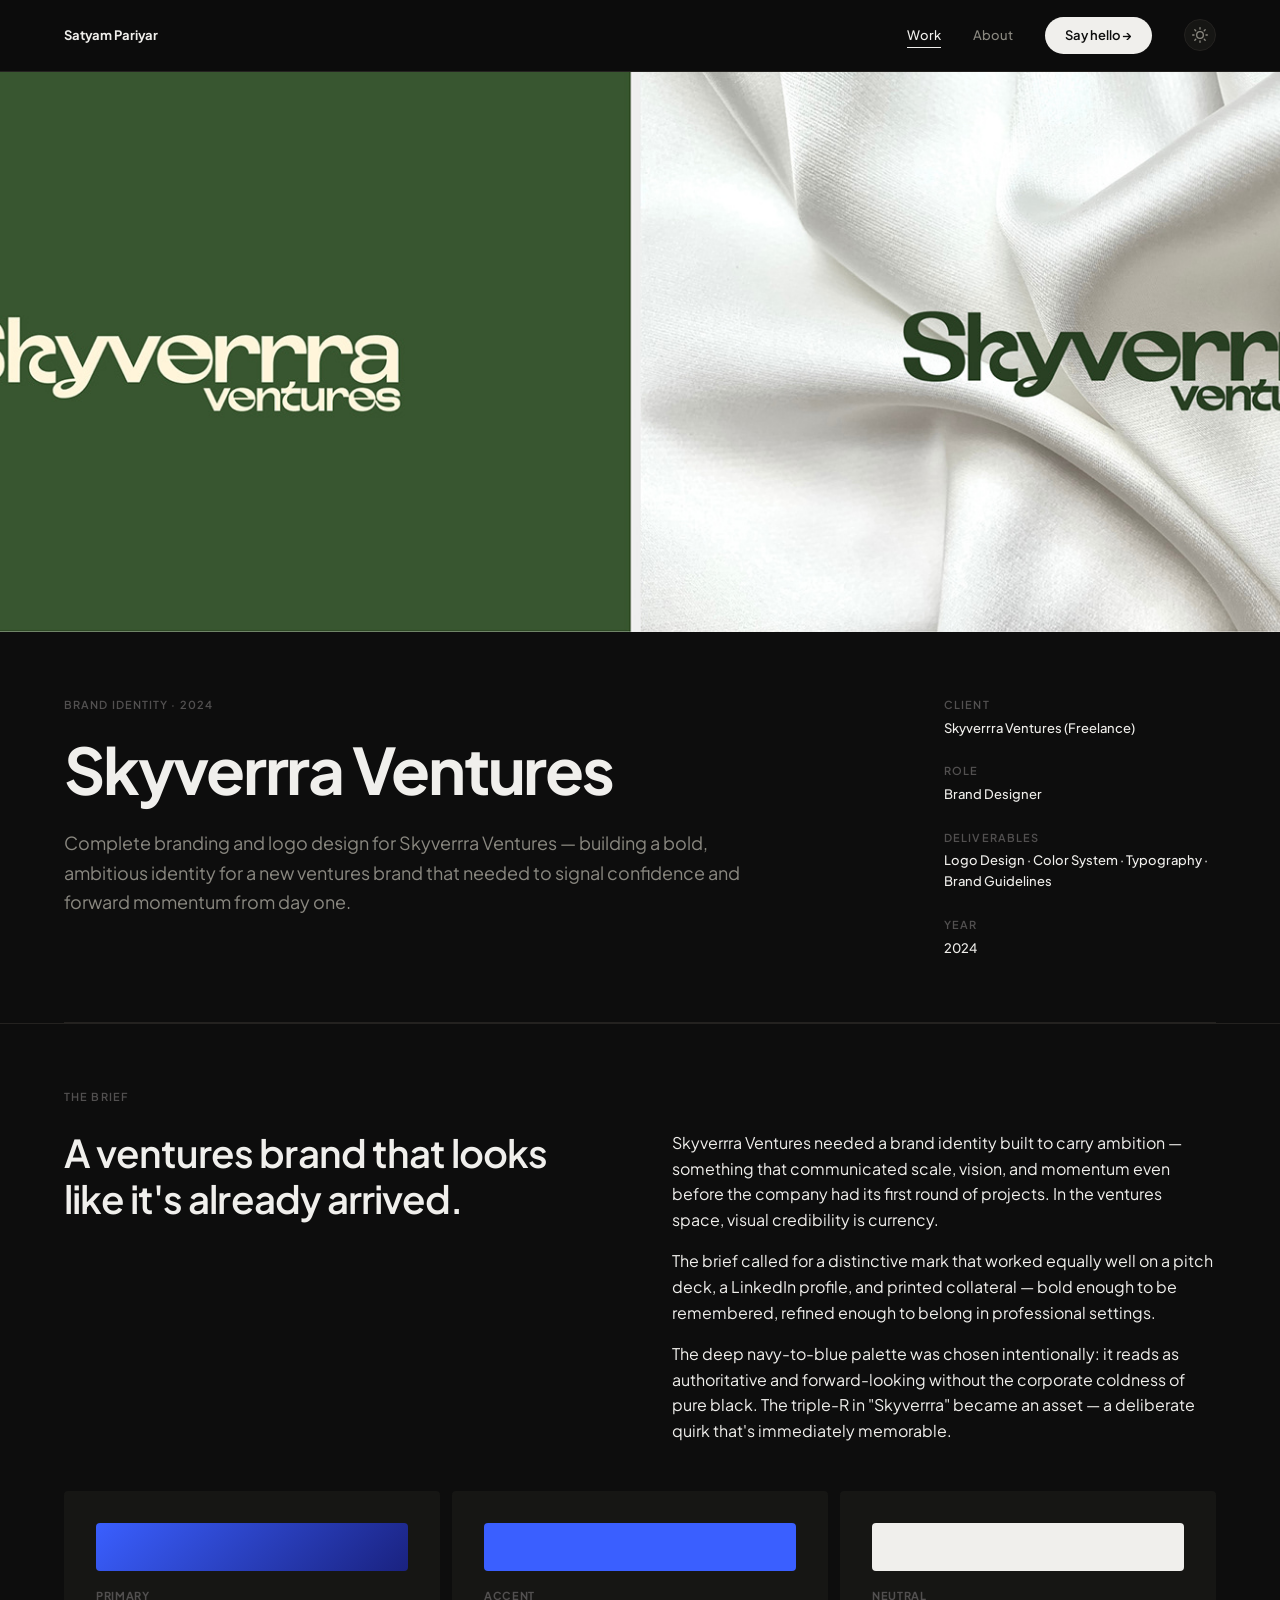
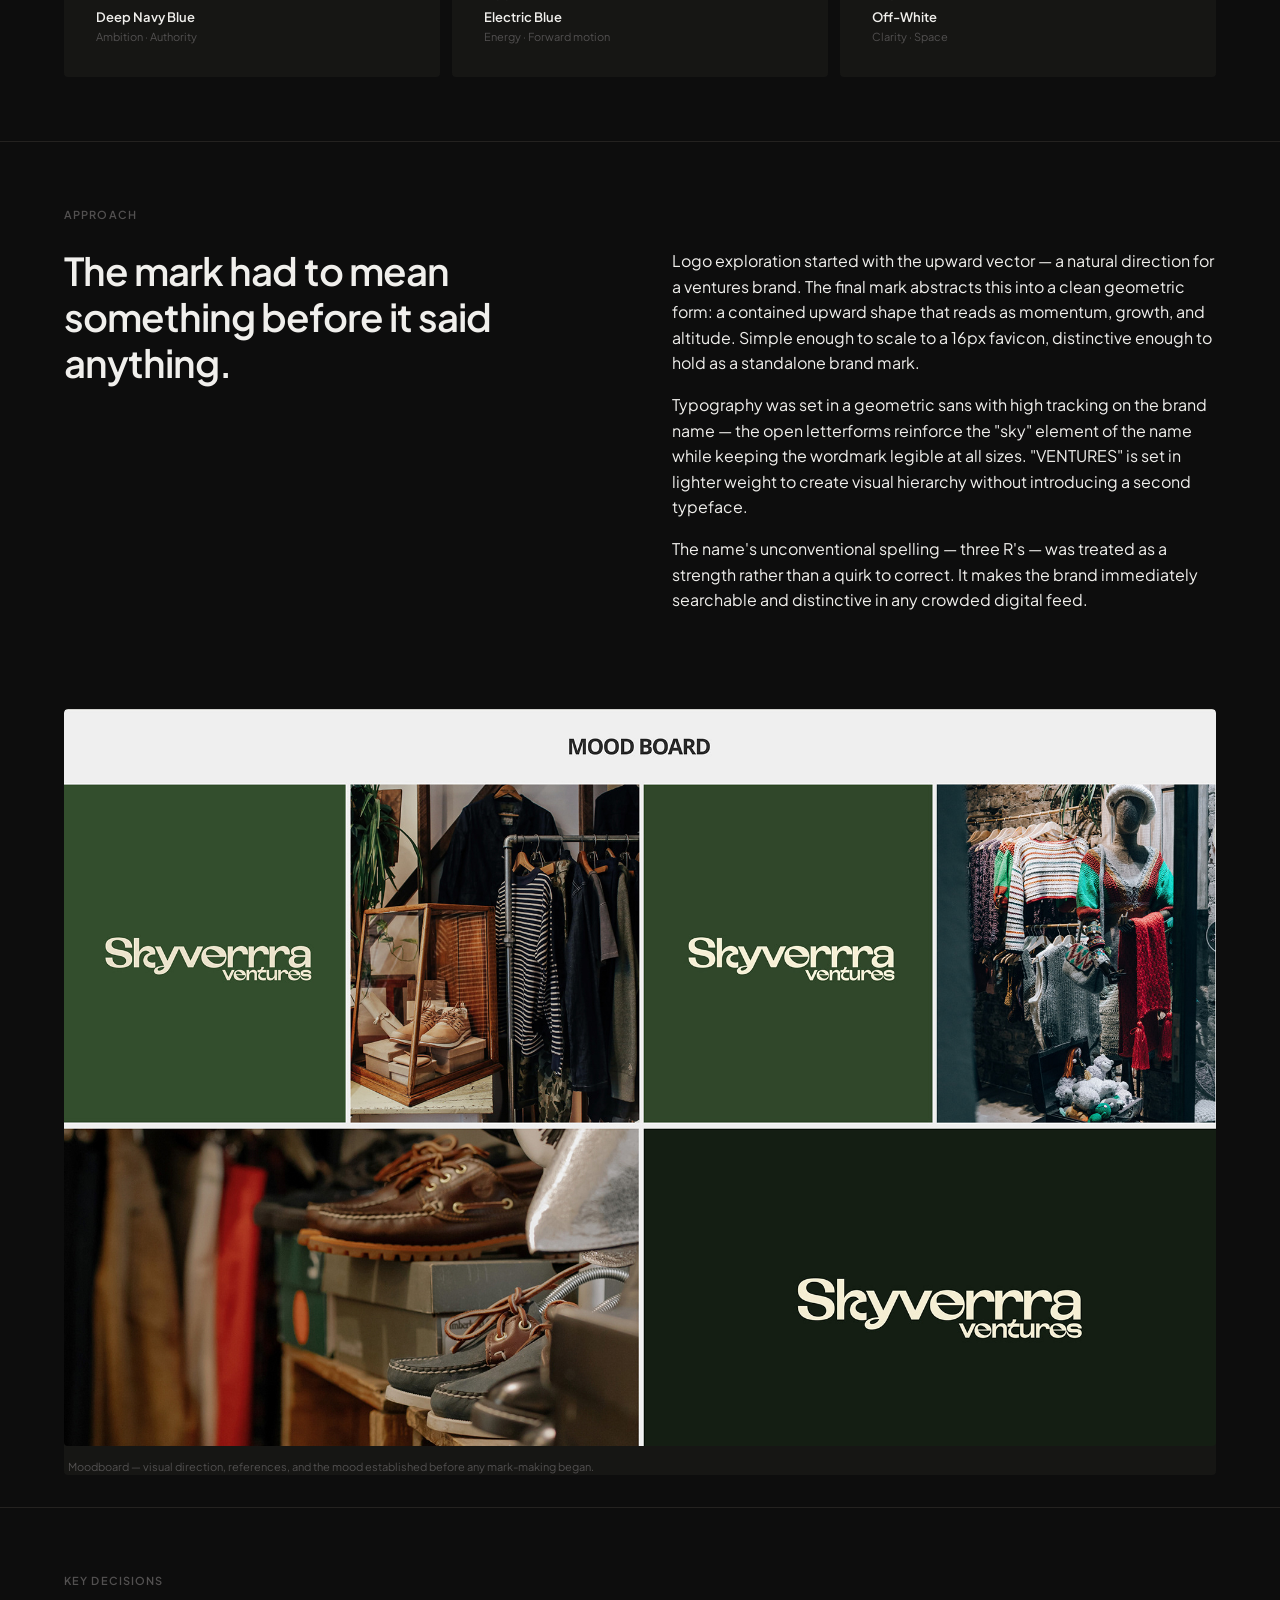
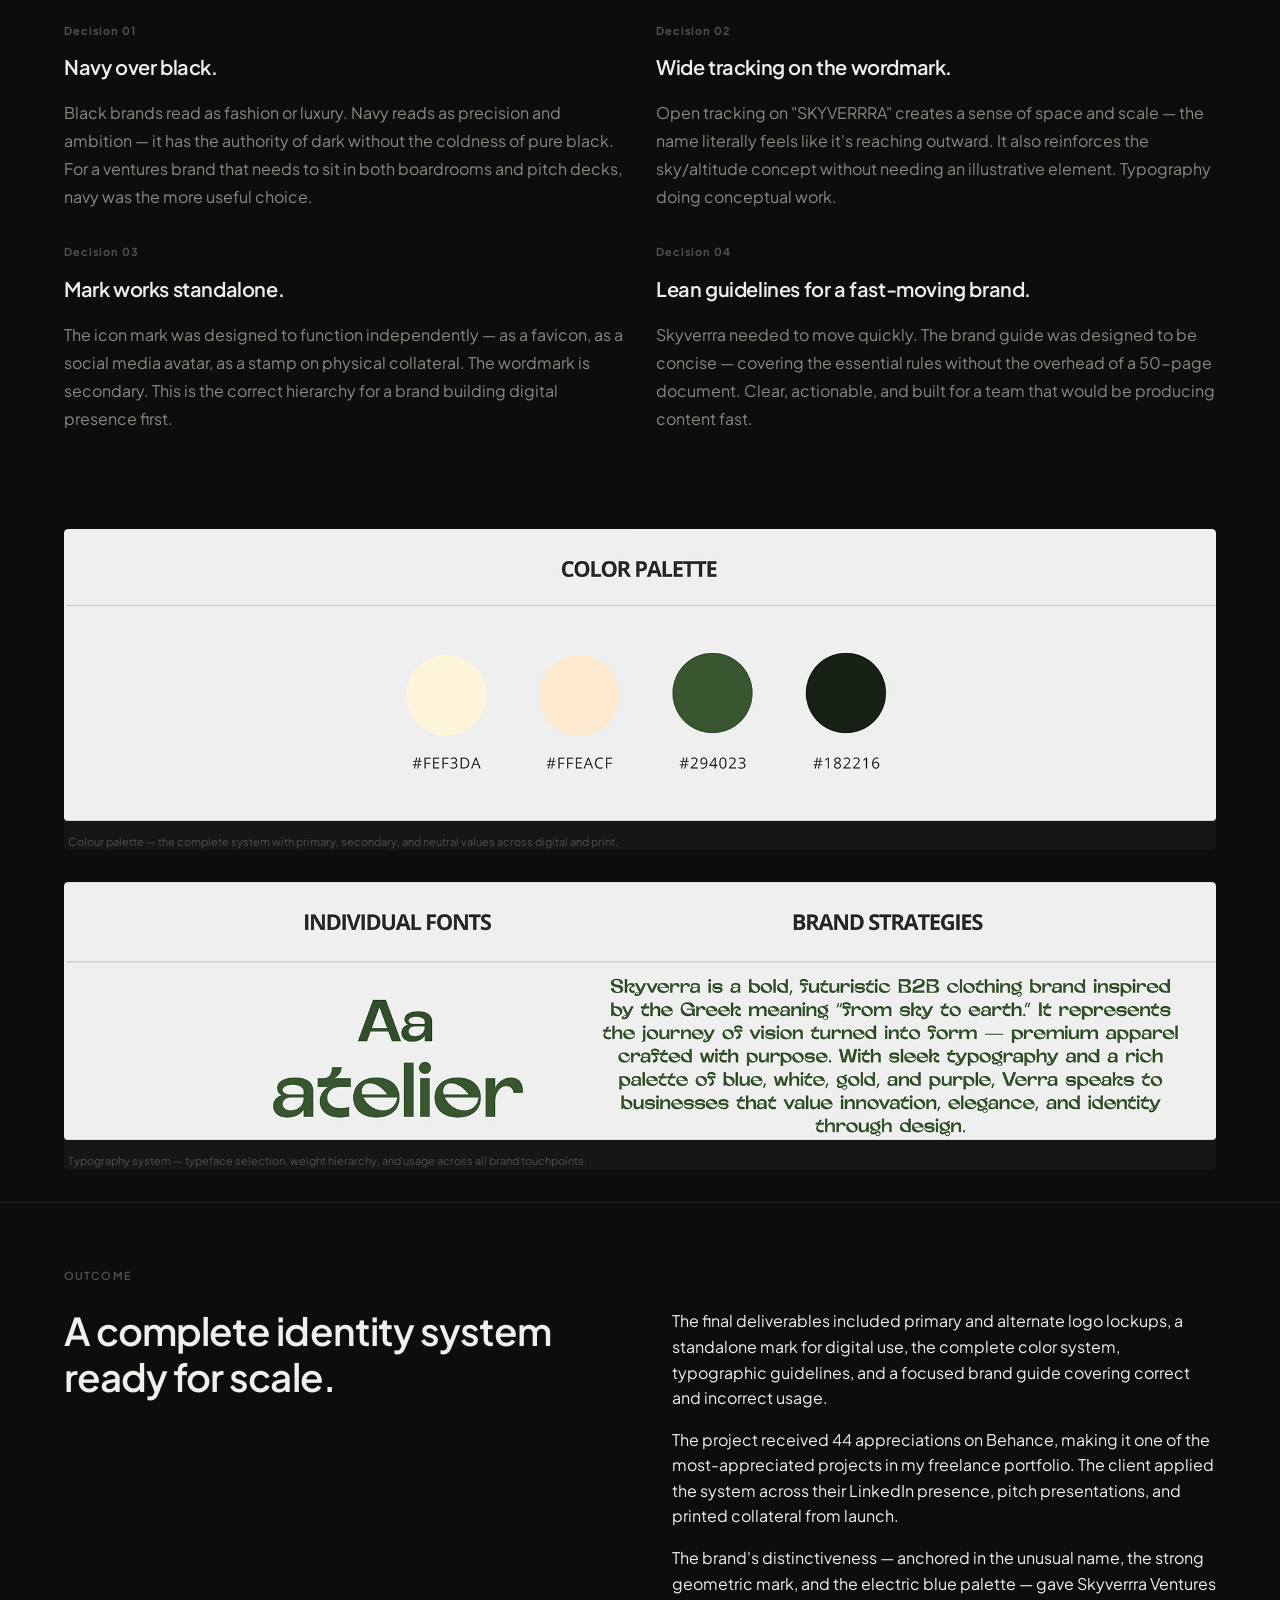
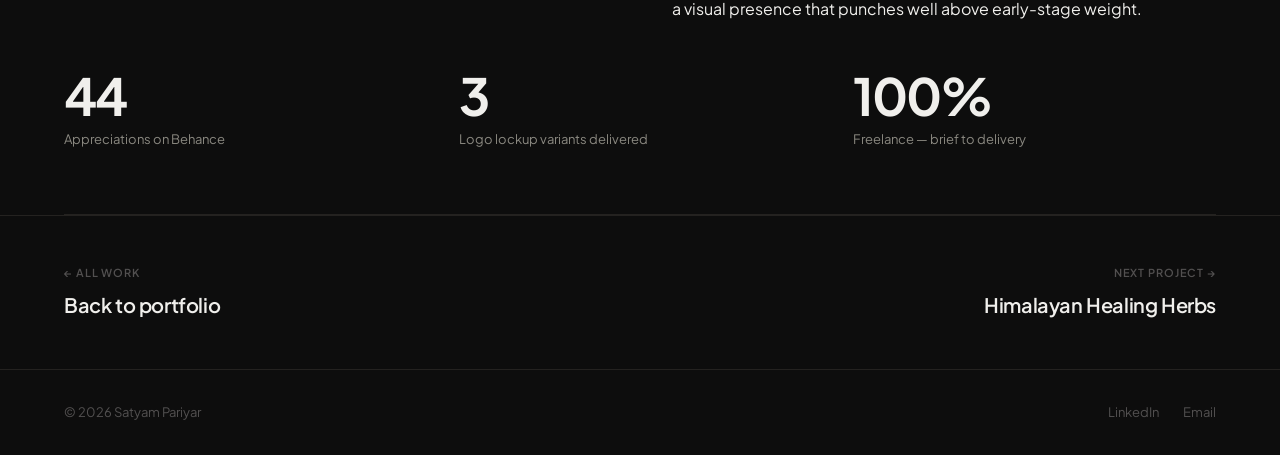
<file: case-studies/skyverrra.html>
<!DOCTYPE html>
<html lang="en" data-theme="dark">
<head>
  <meta charset="UTF-8">
  <meta name="viewport" content="width=device-width, initial-scale=1.0">
  <title>Skyverrra Ventures — Branding & Logo · Satyam Pariyar</title>
  <meta name="description" content="Branding and logo design for Skyverrra Ventures — building a bold, modern identity for an ambitious new ventures brand.">

  <link rel="icon" type="image/svg+xml" href="data:image/svg+xml,<svg xmlns='http://www.w3.org/2000/svg' viewBox='0 0 32 32'><rect width='32' height='32' rx='4' fill='%230D0D0D'/><text x='50%25' y='55%25' text-anchor='middle' dominant-baseline='middle' font-family='system-ui' font-weight='700' font-size='14' fill='%23F5F4F0'>SP</text></svg>">

  <link rel="preconnect" href="https://fonts.googleapis.com">
  <link rel="preconnect" href="https://fonts.gstatic.com" crossorigin>
  <link href="https://fonts.googleapis.com/css2?family=Plus+Jakarta+Sans:ital,wght@0,300;0,400;0,500;0,600;0,700;1,400&display=swap" rel="stylesheet">

  <link rel="stylesheet" href="../assets/css/main.css">

  <style>
    /* Skyverrra hero — real image */
    .cs-hero__img-inner.cs-img--skyverrra {
      background-image: url('../assets/img/skyverrra.jpg');
      background-size: cover;
      background-position: center;
      position: relative;
      overflow: hidden;
    }

    /* Brand display in hero */
    .cs-hero__sky-display {
      position: absolute;
      inset: 0;
      display: flex;
      align-items: center;
      justify-content: center;
      flex-direction: column;
      gap: 28px;
    }

    .sky-mark {
      width: 88px;
      height: 88px;
      border-radius: 20px;
      background: linear-gradient(135deg, #3a5fff, #1a2280);
      border: 1px solid rgba(100,140,255,0.3);
      display: flex;
      align-items: center;
      justify-content: center;
    }

    .sky-mark__inner {
      width: 0;
      height: 0;
      border-left: 22px solid transparent;
      border-right: 22px solid transparent;
      border-bottom: 38px solid rgba(255,255,255,0.9);
      margin-top: -8px;
    }

    .sky-wordmark {
      display: flex;
      flex-direction: column;
      align-items: center;
      gap: 6px;
    }

    .sky-wordmark__name {
      font-size: 30px;
      font-weight: 700;
      letter-spacing: 0.08em;
      color: #F0EFEC;
      text-transform: uppercase;
    }

    .sky-wordmark__sub {
      font-size: 10px;
      letter-spacing: 0.25em;
      color: rgba(100,140,255,0.8);
      text-transform: uppercase;
    }

    /* Process grid */
    .sky-process {
      background: #080a1e;
      aspect-ratio: 16 / 7;
      display: grid;
      grid-template-columns: repeat(3, 1fr);
      gap: 12px;
      padding: 32px;
      align-items: stretch;
    }

    .sky-card {
      border-radius: 10px;
      padding: 24px;
      display: flex;
      flex-direction: column;
      gap: 14px;
    }

    .sky-card--a { background: rgba(58,95,255,0.08); border: 1px solid rgba(58,95,255,0.2); }
    .sky-card--b { background: rgba(255,255,255,0.03); border: 1px solid rgba(255,255,255,0.07); }
    .sky-card--c { background: rgba(58,95,255,0.12); border: 1px solid rgba(58,95,255,0.3); }

    .sky-card__mark {
      width: 44px;
      height: 44px;
      border-radius: 10px;
      background: linear-gradient(135deg, #3a5fff, #1a2280);
    }

    .sky-card__bars {
      display: flex;
      flex-direction: column;
      gap: 6px;
    }

    .sky-bar {
      height: 5px;
      border-radius: 3px;
      background: rgba(100,140,255,0.3);
    }

    .sky-card__label {
      font-size: 10px;
      letter-spacing: 0.15em;
      color: rgba(100,140,255,0.6);
      text-transform: uppercase;
      margin-top: auto;
    }

    /* Final lockup showcase */
    .sky-final {
      background: linear-gradient(135deg, #05061a 0%, #0e1550 60%, #080a1e 100%);
      aspect-ratio: 16 / 7;
      display: grid;
      grid-template-columns: 1.2fr 1fr 1fr;
      gap: 20px;
      padding: 40px;
      align-items: center;
    }

    .sky-final-card {
      background: rgba(255,255,255,0.04);
      border: 1px solid rgba(58,95,255,0.2);
      border-radius: 12px;
      padding: 24px 20px;
      display: flex;
      flex-direction: column;
      gap: 14px;
    }

    .sky-final-card__label {
      font-size: 10px;
      letter-spacing: 0.15em;
      color: rgba(100,140,255,0.7);
      text-transform: uppercase;
    }
  </style>
</head>
<body>

  <!-- =========================================================
       NAVIGATION
  ========================================================== -->
  <nav class="nav is-scrolled" id="nav">
    <div class="nav__inner">
      <a href="../index.html" class="nav__logo">Satyam Pariyar</a>
      <div class="nav__links">
        <a href="../work.html" class="nav__link is-active">Work</a>
        <a href="../about.html" class="nav__link">About</a>
        <a href="mailto:satyampariyar275@gmail.com" class="nav__cta">Say hello →</a>
        <button class="theme-toggle" id="themeToggle" aria-label="Toggle theme">
          <span class="theme-toggle__icon">
            <svg class="icon-sun" width="16" height="16" viewBox="0 0 24 24" fill="none" stroke="currentColor" stroke-width="2" stroke-linecap="round" stroke-linejoin="round"><circle cx="12" cy="12" r="5"/><line x1="12" y1="1" x2="12" y2="3"/><line x1="12" y1="21" x2="12" y2="23"/><line x1="4.22" y1="4.22" x2="5.64" y2="5.64"/><line x1="18.36" y1="18.36" x2="19.78" y2="19.78"/><line x1="1" y1="12" x2="3" y2="12"/><line x1="21" y1="12" x2="23" y2="12"/><line x1="4.22" y1="19.78" x2="5.64" y2="18.36"/><line x1="18.36" y1="5.64" x2="19.78" y2="4.22"/></svg>
            <svg class="icon-moon" width="16" height="16" viewBox="0 0 24 24" fill="none" stroke="currentColor" stroke-width="2" stroke-linecap="round" stroke-linejoin="round"><path d="M21 12.79A9 9 0 1 1 11.21 3 7 7 0 0 0 21 12.79z"/></svg>
          </span>
        </button>
      </div>
    </div>
  </nav>


  <!-- =========================================================
       HERO
  ========================================================== -->
  <div class="cs-hero">
    <div class="cs-hero__img">
      <div class="cs-hero__img-inner cs-img--skyverrra" id="cs-parallax">
      </div>
    </div>
  </div>


  <!-- =========================================================
       INTRO
  ========================================================== -->
  <div class="cs-intro container">
    <div class="cs-intro__inner">
      <div>
        <p class="t-label" style="margin-bottom: var(--sp-5)" data-animate>Brand Identity · 2024</p>
        <h1 class="cs-intro__heading" data-animate data-delay="1">
          Skyverrra Ventures
        </h1>
        <p class="cs-intro__sub" data-animate data-delay="2">
          Complete branding and logo design for Skyverrra Ventures — building a bold, ambitious identity for a new ventures brand that needed to signal confidence and forward momentum from day one.
        </p>
      </div>

      <aside class="cs-meta" data-animate data-delay="3">
        <div class="cs-meta__item">
          <p class="cs-meta__label">Client</p>
          <p class="cs-meta__value">Skyverrra Ventures (Freelance)</p>
        </div>
        <div class="cs-meta__item">
          <p class="cs-meta__label">Role</p>
          <p class="cs-meta__value">Brand Designer</p>
        </div>
        <div class="cs-meta__item">
          <p class="cs-meta__label">Deliverables</p>
          <p class="cs-meta__value">Logo Design · Color System · Typography · Brand Guidelines</p>
        </div>
        <div class="cs-meta__item">
          <p class="cs-meta__label">Year</p>
          <p class="cs-meta__value">2024</p>
        </div>
      </aside>
    </div>
  </div>


  <div class="divider"></div>


  <!-- =========================================================
       SECTION 1 — THE BRIEF
  ========================================================== -->
  <div class="cs-section container">
    <p class="cs-section__label" data-animate>The Brief</p>
    <div style="display:grid; grid-template-columns: 1fr 1fr; gap: var(--sp-16); align-items:start">
      <h2 class="cs-section__heading" data-animate data-delay="1">
        A ventures brand that looks like it's already arrived.
      </h2>
      <div class="cs-section__body" data-animate data-delay="2">
        <p>
          Skyverrra Ventures needed a brand identity built to carry ambition — something that communicated scale, vision, and momentum even before the company had its first round of projects. In the ventures space, visual credibility is currency.
        </p>
        <p>
          The brief called for a distinctive mark that worked equally well on a pitch deck, a LinkedIn profile, and printed collateral — bold enough to be remembered, refined enough to belong in professional settings.
        </p>
        <p>
          The deep navy-to-blue palette was chosen intentionally: it reads as authoritative and forward-looking without the corporate coldness of pure black. The triple-R in "Skyverrra" became an asset — a deliberate quirk that's immediately memorable.
        </p>
      </div>
    </div>

    <div style="display:grid; grid-template-columns: repeat(3,1fr); gap: var(--sp-3); margin-top: var(--sp-12)">
      <div style="background: var(--bg-card); border-radius:4px; padding: var(--sp-8)" data-animate data-delay="1">
        <div style="width:100%; height:48px; border-radius:4px; background:linear-gradient(135deg,#3a5fff,#1a2280); margin-bottom:var(--sp-4)"></div>
        <p style="font-size:var(--text-xs); font-weight:700; letter-spacing:0.06em; color:var(--text-tertiary); margin-bottom:2px">PRIMARY</p>
        <p style="font-size:var(--text-sm); font-weight:600">Deep Navy Blue</p>
        <p style="font-size:var(--text-xs); color:var(--text-tertiary)">Ambition · Authority</p>
      </div>
      <div style="background: var(--bg-card); border-radius:4px; padding: var(--sp-8)" data-animate data-delay="2">
        <div style="width:100%; height:48px; border-radius:4px; background:#3a5fff; margin-bottom:var(--sp-4)"></div>
        <p style="font-size:var(--text-xs); font-weight:700; letter-spacing:0.06em; color:var(--text-tertiary); margin-bottom:2px">ACCENT</p>
        <p style="font-size:var(--text-sm); font-weight:600">Electric Blue</p>
        <p style="font-size:var(--text-xs); color:var(--text-tertiary)">Energy · Forward motion</p>
      </div>
      <div style="background: var(--bg-card); border-radius:4px; padding: var(--sp-8)" data-animate data-delay="3">
        <div style="width:100%; height:48px; border-radius:4px; background:#F0EFEC; margin-bottom:var(--sp-4)"></div>
        <p style="font-size:var(--text-xs); font-weight:700; letter-spacing:0.06em; color:var(--text-tertiary); margin-bottom:2px">NEUTRAL</p>
        <p style="font-size:var(--text-sm); font-weight:600">Off-White</p>
        <p style="font-size:var(--text-xs); color:var(--text-tertiary)">Clarity · Space</p>
      </div>
    </div>
  </div>


  <!-- =========================================================
       SECTION 2 — APPROACH
  ========================================================== -->
  <div class="cs-section container">
    <p class="cs-section__label" data-animate>Approach</p>
    <div style="display:grid; grid-template-columns: 1fr 1fr; gap: var(--sp-16); align-items:start">
      <h2 class="cs-section__heading" data-animate data-delay="1">
        The mark had to mean something before it said anything.
      </h2>
      <div class="cs-section__body" data-animate data-delay="2">
        <p>
          Logo exploration started with the upward vector — a natural direction for a ventures brand. The final mark abstracts this into a clean geometric form: a contained upward shape that reads as momentum, growth, and altitude. Simple enough to scale to a 16px favicon, distinctive enough to hold as a standalone brand mark.
        </p>
        <p>
          Typography was set in a geometric sans with high tracking on the brand name — the open letterforms reinforce the "sky" element of the name while keeping the wordmark legible at all sizes. "VENTURES" is set in lighter weight to create visual hierarchy without introducing a second typeface.
        </p>
        <p>
          The name's unconventional spelling — three R's — was treated as a strength rather than a quirk to correct. It makes the brand immediately searchable and distinctive in any crowded digital feed.
        </p>
      </div>
    </div>
  </div>


  <!-- =========================================================
       PROCESS — Moodboard
  ========================================================== -->
  <div class="container" data-animate>
    <figure class="cs-img cs-img--full">
      <img src="../assets/img/skyverrra moodboard.jpg" alt="Skyverrra Ventures moodboard" style="width:100%; display:block; border-radius:4px;">
      <figcaption>Moodboard — visual direction, references, and the mood established before any mark-making began.</figcaption>
    </figure>
  </div>


  <!-- =========================================================
       SECTION 3 — KEY DECISIONS
  ========================================================== -->
  <div class="cs-section container">
    <p class="cs-section__label" data-animate>Key Decisions</p>

    <div class="cs-two-col">
      <div data-animate data-delay="1">
        <p style="font-size: var(--text-xs); font-weight:700; letter-spacing:0.08em; color: var(--text-tertiary); margin-bottom:var(--sp-3)">Decision 01</p>
        <h3 style="font-size: var(--text-xl); font-weight:600; letter-spacing:-0.02em; margin-bottom:var(--sp-4)">Navy over black.</h3>
        <p class="t-body">
          Black brands read as fashion or luxury. Navy reads as precision and ambition — it has the authority of dark without the coldness of pure black. For a ventures brand that needs to sit in both boardrooms and pitch decks, navy was the more useful choice.
        </p>
      </div>

      <div data-animate data-delay="2">
        <p style="font-size: var(--text-xs); font-weight:700; letter-spacing:0.08em; color: var(--text-tertiary); margin-bottom:var(--sp-3)">Decision 02</p>
        <h3 style="font-size: var(--text-xl); font-weight:600; letter-spacing:-0.02em; margin-bottom:var(--sp-4)">Wide tracking on the wordmark.</h3>
        <p class="t-body">
          Open tracking on "SKYVERRRA" creates a sense of space and scale — the name literally feels like it's reaching outward. It also reinforces the sky/altitude concept without needing an illustrative element. Typography doing conceptual work.
        </p>
      </div>

      <div data-animate data-delay="3">
        <p style="font-size: var(--text-xs); font-weight:700; letter-spacing:0.08em; color: var(--text-tertiary); margin-bottom:var(--sp-3)">Decision 03</p>
        <h3 style="font-size: var(--text-xl); font-weight:600; letter-spacing:-0.02em; margin-bottom:var(--sp-4)">Mark works standalone.</h3>
        <p class="t-body">
          The icon mark was designed to function independently — as a favicon, as a social media avatar, as a stamp on physical collateral. The wordmark is secondary. This is the correct hierarchy for a brand building digital presence first.
        </p>
      </div>

      <div data-animate data-delay="4">
        <p style="font-size: var(--text-xs); font-weight:700; letter-spacing:0.08em; color: var(--text-tertiary); margin-bottom:var(--sp-3)">Decision 04</p>
        <h3 style="font-size: var(--text-xl); font-weight:600; letter-spacing:-0.02em; margin-bottom:var(--sp-4)">Lean guidelines for a fast-moving brand.</h3>
        <p class="t-body">
          Skyverrra needed to move quickly. The brand guide was designed to be concise — covering the essential rules without the overhead of a 50-page document. Clear, actionable, and built for a team that would be producing content fast.
        </p>
      </div>
    </div>
  </div>


  <!-- =========================================================
       COLOUR PALETTE
  ========================================================== -->
  <div class="container" data-animate>
    <figure class="cs-img cs-img--full">
      <img src="../assets/img/skyverra colour palatee.jpg" alt="Skyverrra Ventures colour palette" style="width:100%; display:block; border-radius:4px;">
      <figcaption>Colour palette — the complete system with primary, secondary, and neutral values across digital and print.</figcaption>
    </figure>
  </div>

  <!-- =========================================================
       TYPOGRAPHY
  ========================================================== -->
  <div class="container" data-animate>
    <figure class="cs-img cs-img--full">
      <img src="../assets/img/skyverrra fonts.jpg" alt="Skyverrra Ventures typography" style="width:100%; display:block; border-radius:4px;">
      <figcaption>Typography system — typeface selection, weight hierarchy, and usage across all brand touchpoints.</figcaption>
    </figure>
  </div>


  <!-- =========================================================
       SECTION 4 — OUTCOME
  ========================================================== -->
  <div class="cs-section container">
    <p class="cs-section__label" data-animate>Outcome</p>
    <div style="display:grid; grid-template-columns: 1fr 1fr; gap: var(--sp-16); align-items:start">
      <h2 class="cs-section__heading" data-animate data-delay="1">
        A complete identity system ready for scale.
      </h2>
      <div class="cs-section__body" data-animate data-delay="2">
        <p>
          The final deliverables included primary and alternate logo lockups, a standalone mark for digital use, the complete color system, typographic guidelines, and a focused brand guide covering correct and incorrect usage.
        </p>
        <p>
          The project received 44 appreciations on Behance, making it one of the most-appreciated projects in my freelance portfolio. The client applied the system across their LinkedIn presence, pitch presentations, and printed collateral from launch.
        </p>
        <p>
          The brand's distinctiveness — anchored in the unusual name, the strong geometric mark, and the electric blue palette — gave Skyverrra Ventures a visual presence that punches well above early-stage weight.
        </p>
      </div>
    </div>

    <div class="outcome-grid" style="margin-top: var(--sp-12)">
      <div data-animate data-delay="1">
        <p class="outcome-stat__number">44</p>
        <p class="outcome-stat__label">Appreciations on Behance</p>
      </div>
      <div data-animate data-delay="2">
        <p class="outcome-stat__number">3</p>
        <p class="outcome-stat__label">Logo lockup variants delivered</p>
      </div>
      <div data-animate data-delay="3">
        <p class="outcome-stat__number">100%</p>
        <p class="outcome-stat__label">Freelance — brief to delivery</p>
      </div>
    </div>
  </div>


  <div class="divider"></div>


  <!-- =========================================================
       NEXT PROJECT NAV
  ========================================================== -->
  <div class="cs-nav container">
    <div class="cs-nav__inner">
      <a href="../work.html" class="cs-nav__link">
        <span class="cs-nav__dir">← All Work</span>
        <span class="cs-nav__title">Back to portfolio</span>
      </a>
      <a href="himalayan-healing-herbs.html" class="cs-nav__link cs-nav__link--next">
        <span class="cs-nav__dir">Next Project →</span>
        <span class="cs-nav__title">Himalayan Healing Herbs</span>
      </a>
    </div>
  </div>


  <!-- =========================================================
       FOOTER
  ========================================================== -->
  <footer class="footer container">
    <div class="footer__inner">
      <span class="footer__left">© 2026 Satyam Pariyar</span>
      <nav class="footer__links">
        <a href="https://linkedin.com/in/satyam-pariyar-77336b21a" class="footer__link" target="_blank" rel="noopener">LinkedIn</a>
        <a href="mailto:satyampariyar275@gmail.com" class="footer__link">Email</a>
      </nav>
    </div>
  </footer>


  <script src="../assets/js/main.js"></script>
</body>
</html>
</file>
<file: assets/css/main.css>
/* ============================================================
   DESIGN TOKENS
   ============================================================ */

:root {
  /* Color — Light mode (default) */
  --bg:            #F5F4F0;
  --bg-card:       #EDECE8;
  --bg-card-hover: #E6E4DF;
  --text-primary:  #0D0D0D;
  --text-secondary:#5A5A5A;
  --text-tertiary: #9C9C9C;
  --border:        #DEDAD4;
  --white:         #FFFFFF;

  /* Typography */
  --font: 'Plus Jakarta Sans', system-ui, -apple-system, sans-serif;

  /* Scale */
  --text-xs:   0.6875rem;   /* 11px */
  --text-sm:   0.8125rem;   /* 13px */
  --text-base: 1rem;        /* 16px */
  --text-lg:   1.125rem;    /* 18px */
  --text-xl:   1.25rem;     /* 20px */
  --text-2xl:  clamp(1.375rem, 2vw,  1.75rem);
  --text-3xl:  clamp(1.75rem,  3vw,  2.5rem);
  --text-4xl:  clamp(2.25rem,  4vw,  3.5rem);
  --text-hero: clamp(3.5rem,   8vw,  7.5rem);

  /* Spacing (8-pt grid) */
  --sp-1:  0.25rem;
  --sp-2:  0.5rem;
  --sp-3:  0.75rem;
  --sp-4:  1rem;
  --sp-5:  1.25rem;
  --sp-6:  1.5rem;
  --sp-8:  2rem;
  --sp-10: 2.5rem;
  --sp-12: 3rem;
  --sp-16: 4rem;
  --sp-20: 5rem;
  --sp-24: 6rem;
  --sp-32: 8rem;

  /* Layout */
  --max-w:    1360px;
  --nav-h:    72px;
  --gutter:   clamp(1.5rem, 5vw, 5rem);

  /* Motion */
  --ease-out:   cubic-bezier(0.16, 1, 0.3, 1);
  --ease-in:    cubic-bezier(0.7, 0, 0.84, 0);
  --ease-inout: cubic-bezier(0.37, 0, 0.63, 1);
  --dur-fast:   160ms;
  --dur-base:   320ms;
  --dur-slow:   600ms;
  --dur-enter:  800ms;
}

/* Dark mode */
[data-theme="dark"] {
  --bg:            #0D0D0D;
  --bg-card:       #161614;
  --bg-card-hover: #1F1E1B;
  --text-primary:  #F0EFEC;
  --text-secondary:#8A8880;
  --text-tertiary: #525050;
  --border:        #242220;
  --white:         #FFFFFF;
}

/* ============================================================
   RESET
   ============================================================ */

*, *::before, *::after {
  box-sizing: border-box;
  margin: 0;
  padding: 0;
}

html {
  scroll-behavior: ultra smooth;
  -webkit-text-size-adjust: 100%;
}

body {
  font-family: var(--font);
  font-size: var(--text-base);
  line-height: 1.6;
  background-color: var(--bg);
  color: var(--text-primary);
  -webkit-font-smoothing: antialiased;
  -moz-osx-font-smoothing: grayscale;
  overflow-x: hidden;
}

img, video {
  display: block;
  max-width: 100%;
}

a {
  color: inherit;
  text-decoration: none;
}

button {
  font-family: inherit;
  cursor: pointer;
  border: none;
  background: none;
}

ul, ol {
  list-style: none;
}

/* ============================================================
   TYPOGRAPHY
   ============================================================ */

.t-label {
  font-size: var(--text-xs);
  font-weight: 600;
  letter-spacing: 0.1em;
  text-transform: uppercase;
  color: var(--text-tertiary);
}

.t-sm {
  font-size: var(--text-sm);
  color: var(--text-secondary);
}

.t-body {
  font-size: var(--text-base);
  line-height: 1.75;
  color: var(--text-secondary);
}

.t-lead {
  font-size: var(--text-lg);
  line-height: 1.65;
  color: var(--text-secondary);
}

.t-xl {
  font-size: var(--text-xl);
  font-weight: 500;
  line-height: 1.4;
}

.t-2xl {
  font-size: var(--text-2xl);
  font-weight: 600;
  line-height: 1.25;
  letter-spacing: -0.02em;
}

.t-3xl {
  font-size: var(--text-3xl);
  font-weight: 600;
  line-height: 1.15;
  letter-spacing: -0.025em;
}

.t-4xl {
  font-size: var(--text-4xl);
  font-weight: 700;
  line-height: 1.1;
  letter-spacing: -0.03em;
}

.t-hero {
  font-size: var(--text-hero);
  font-weight: 700;
  line-height: 0.92;
  letter-spacing: -0.04em;
}

/* ============================================================
   LAYOUT UTILITIES
   ============================================================ */

.container {
  width: 100%;
  max-width: var(--max-w);
  margin-inline: auto;
  padding-inline: var(--gutter);
}

.section {
  padding-block: var(--sp-24);
}

.section--lg {
  padding-block: var(--sp-32);
}

.divider {
  height: 1px;
  background-color: var(--border);
  margin-inline: var(--gutter);
}

/* ============================================================
   NAVIGATION
   ============================================================ */

.nav {
  position: fixed;
  top: 0;
  left: 0;
  right: 0;
  z-index: 100;
  height: var(--nav-h);
  display: flex;
  align-items: center;
  transition: background-color var(--dur-base) var(--ease-out),
              border-color var(--dur-base) var(--ease-out),
              backdrop-filter var(--dur-base) var(--ease-out);
  border-bottom: 1px solid transparent;
}

.nav.is-scrolled {
  background-color: rgba(245, 244, 240, 0.88);
  backdrop-filter: blur(16px) saturate(1.4);
  -webkit-backdrop-filter: blur(16px) saturate(1.4);
  border-color: var(--border);
}

[data-theme="dark"] .nav.is-scrolled {
  background-color: rgba(13, 13, 13, 0.90);
}

.nav__inner {
  width: 100%;
  max-width: var(--max-w);
  margin-inline: auto;
  padding-inline: var(--gutter);
  display: flex;
  align-items: center;
  justify-content: space-between;
}

.nav__logo {
  font-size: var(--text-sm);
  font-weight: 700;
  letter-spacing: -0.01em;
  transition: opacity var(--dur-fast);
}

.nav__logo:hover {
  opacity: 0.6;
}

.nav__links {
  display: flex;
  align-items: center;
  gap: var(--sp-8);
}

.nav__link {
  font-size: var(--text-sm);
  font-weight: 500;
  color: var(--text-secondary);
  transition: color var(--dur-fast);
  position: relative;
}

.nav__link::after {
  content: '';
  position: absolute;
  bottom: -2px;
  left: 0;
  width: 0;
  height: 1px;
  background: var(--text-primary);
  transition: width var(--dur-base) var(--ease-out);
}

.nav__link:hover {
  color: var(--text-primary);
}

.nav__link:hover::after,
.nav__link.is-active::after {
  width: 100%;
}

.nav__link.is-active {
  color: var(--text-primary);
}

.nav__cta {
  font-size: var(--text-sm);
  font-weight: 600;
  color: var(--text-primary);
  background: var(--text-primary);
  color: var(--bg);
  padding: var(--sp-2) var(--sp-5);
  border-radius: 100px;
  transition: opacity var(--dur-fast), transform var(--dur-fast);
  white-space: nowrap;
}

.nav__cta:hover {
  opacity: 0.8;
  transform: translateY(-1px);
}

/* Theme toggle */
.theme-toggle {
  display: flex;
  align-items: center;
  justify-content: center;
  width: 32px;
  height: 32px;
  border-radius: 50%;
  border: 1px solid var(--border);
  color: var(--text-secondary);
  background: var(--bg-card);
  cursor: pointer;
  transition: color var(--dur-fast), background var(--dur-fast), border-color var(--dur-fast);
  flex-shrink: 0;
}

.theme-toggle:hover {
  color: var(--text-primary);
  background: var(--bg-card-hover);
}

.theme-toggle__icon {
  position: relative;
  width: 16px;
  height: 16px;
}

.icon-sun, .icon-moon {
  position: absolute;
  inset: 0;
  transition: opacity var(--dur-fast), transform var(--dur-base) var(--ease-out);
}

/* Light mode: show moon (click to go dark) */
.icon-sun  { opacity: 0; transform: rotate(-90deg) scale(0.7); }
.icon-moon { opacity: 1; transform: rotate(0deg) scale(1); }

/* Dark mode: show sun (click to go light) */
[data-theme="dark"] .icon-sun  { opacity: 1; transform: rotate(0deg) scale(1); }
[data-theme="dark"] .icon-moon { opacity: 0; transform: rotate(90deg) scale(0.7); }

/* ============================================================
   HERO
   ============================================================ */

.hero {
  min-height: 100svh;
  display: flex;
  flex-direction: column;
  justify-content: space-between;
  gap: var(--sp-8);
  padding-top: calc(var(--nav-h) + var(--sp-8));
  padding-bottom: var(--sp-8);
}

/* Hero (bg variant) — left-aligned, large title, white meta */
.hero--bg .hero__content {
  align-items: flex-start;
  text-align: left;
}

.hero--bg .hero__meta,
.hero--bg .hero__meta .hero__location,
.hero--bg .hero__meta .hero__status {
  color: #FFFFFF;
}

.hero--bg .t-hero {
  font-size: clamp(4.5rem, 12vw, 11rem);
  line-height: 0.9;
  letter-spacing: -0.045em;
}

.hero--bg .hero__bottom {
  width: 100%;
  display: flex;
  justify-content: space-between;
  align-items: flex-end;
}

/* ============================================================
   TAGLINE SCROLL-FILL — muted text fills in as user scrolls
   Uses an oversized linear-gradient that's slid up to reveal the
   bright half of the gradient (the "clever sizing" trick).
   ============================================================ */

.tagline-fill {
  font-size: clamp(1.25rem, 2.2vw, 1.75rem);
  font-weight: 500;
  line-height: 1.45;
  letter-spacing: -0.005em;
  max-width: 560px;
}

.tagline-fill em {
  font-style: italic;
  font-weight: 500;
}

/* Per-character span, painted by JS-split */
.tagline-fill .split-char {
  display: inline-block;
  /* Two solid color stops with the boundary in the middle of a 100%×200% gradient. */
  background-image: linear-gradient(
    to top,
    #FFFFFF 0%,
    #FFFFFF 50%,
    rgba(255, 255, 255, 0.22) 50%,
    rgba(255, 255, 255, 0.22) 100%
  );
  background-size: 100% 200%;
  background-position: 0% 0%;            /* start: showing the muted half */
  -webkit-background-clip: text;
  background-clip: text;
  -webkit-text-fill-color: transparent;
  color: rgba(255, 255, 255, 0.22);      /* fallback if bg-clip text unsupported */
  white-space: pre;                      /* preserve spaces */
  will-change: background-position;
}

/* Reduced motion: just show full white, no split effect needed */
@media (prefers-reduced-motion: reduce) {
  .tagline-fill .split-char {
    color: #FFFFFF;
    -webkit-text-fill-color: #FFFFFF;
    background: none;
  }
}

/* ============================================================
   HERO STATIC BACKGROUND — single sunset mountains image
   ============================================================ */

.hero--bg {
  position: relative;
  overflow: hidden;
  isolation: isolate;
  padding-inline: 0;
}

.hero__bg {
  position: absolute;
  inset: 0;
  z-index: 0;
}

.hero__bg img,
.hero__bg .hero__video {
  width: 100%;
  height: 100%;
  object-fit: cover;
  display: block;
}

.hero__overlay {
  position: absolute;
  inset: 0;
  z-index: 1;
  background:
    linear-gradient(180deg, rgba(13,13,13,0.45) 0%, rgba(13,13,13,0.10) 30%, rgba(13,13,13,0.55) 100%),
    radial-gradient(ellipse at 70% 90%, rgba(13,13,13,0.40) 0%, transparent 60%);
  pointer-events: none;
}

[data-theme="light"] .hero--bg .hero__overlay,
:root:not([data-theme="dark"]) .hero--bg .hero__overlay {
  background:
    linear-gradient(180deg, rgba(245,244,240,0.20) 0%, rgba(245,244,240,0.05) 30%, rgba(245,244,240,0.55) 100%);
}

.hero__content {
  position: relative;
  z-index: 2;
  display: flex;
  flex-direction: column;
  justify-content: flex-end;
  flex: 1;
  width: 100%;
}

.hero--bg .t-hero,
.hero--bg .hero__tagline,
.hero--bg .hero__location,
.hero--bg .hero__status {
  text-shadow: 0 2px 30px rgba(0,0,0,0.45);
}

[data-theme="light"] .hero--bg .t-hero,
[data-theme="light"] .hero--bg .hero__tagline,
:root:not([data-theme="dark"]) .hero--bg .t-hero,
:root:not([data-theme="dark"]) .hero--bg .hero__tagline {
  text-shadow: 0 2px 24px rgba(255,255,255,0.50);
}

.hero__meta {
  display: flex;
  align-items: center;
  gap: var(--sp-4);
  margin-bottom: var(--sp-8);
}

.hero__status {
  display: flex;
  align-items: center;
  gap: var(--sp-2);
  font-size: var(--text-xs);
  font-weight: 600;
  color: var(--text-secondary);
  letter-spacing: 0.04em;
}

.hero__status-dot {
  width: 6px;
  height: 6px;
  border-radius: 50%;
  background: #22c55e;
  box-shadow: 0 0 0 2px rgba(34, 197, 94, 0.25);
  animation: pulse-dot 2s ease-in-out infinite;
}

@keyframes pulse-dot {
  0%, 100% { box-shadow: 0 0 0 2px rgba(34, 197, 94, 0.25); }
  50%       { box-shadow: 0 0 0 5px rgba(34, 197, 94, 0.1); }
}

.hero__location {
  font-size: var(--text-xs);
  color: var(--text-tertiary);
  letter-spacing: 0.04em;
}

.hero__heading {
  margin-bottom: var(--sp-8);
  overflow: hidden;
}

.hero__bottom {
  display: flex;
  align-items: flex-end;
  justify-content: space-between;
  gap: var(--sp-8);
  flex-wrap: wrap;
}

.hero__tagline {
  max-width: 44ch;
  font-size: var(--text-xl);
  font-weight: 400;
  line-height: 1.5;
  color: var(--text-secondary);
}

.hero__tagline em {
  font-style: italic;
  color: var(--text-primary);
}

.hero__scroll {
  display: flex;
  flex-direction: column;
  align-items: center;
  gap: var(--sp-2);
  opacity: 0.5;
}

.hero__scroll-line {
  width: 1px;
  height: 48px;
  background: var(--text-primary);
  animation: scroll-line 1.8s ease-in-out infinite;
  transform-origin: top;
}

@keyframes scroll-line {
  0%   { transform: scaleY(0); opacity: 0; }
  30%  { transform: scaleY(1); opacity: 1; }
  70%  { transform: scaleY(1); opacity: 1; }
  100% { transform: scaleY(0) translateY(100%); opacity: 0; }
}

.hero__scroll span {
  font-size: var(--text-xs);
  letter-spacing: 0.1em;
  text-transform: uppercase;
  writing-mode: vertical-rl;
}

/* ============================================================
   MARQUEE
   ============================================================ */

.marquee {
  overflow: hidden;
  border-top: 1px solid var(--border);
  border-bottom: 1px solid var(--border);
  padding-block: var(--sp-4);
}

/* Tighter variant — sits closer to the section above (used between hero and project section) */
.marquee--tight {
  margin-top: 0;
  padding-block: var(--sp-3);
}

.marquee__track {
  display: flex;
  width: max-content;
  animation: marquee-scroll 28s linear infinite;
  gap: 0;
}

.marquee:hover .marquee__track {
  animation-play-state: paused;
}

@keyframes marquee-scroll {
  from { transform: translateX(0); }
  to   { transform: translateX(-50%); }
}

.marquee__item {
  display: flex;
  align-items: center;
  gap: var(--sp-6);
  padding-right: var(--sp-6);
  font-size: var(--text-sm);
  font-weight: 500;
  color: var(--text-tertiary);
  white-space: nowrap;
}

.marquee__sep {
  width: 4px;
  height: 4px;
  border-radius: 50%;
  background: var(--border);
  flex-shrink: 0;
}

/* ============================================================
   FEATURED WORK (Homepage)
   ============================================================ */

.featured {
  padding-block: var(--sp-24);
}

.section-header {
  display: flex;
  align-items: baseline;
  justify-content: space-between;
  gap: var(--sp-8);
  margin-bottom: var(--sp-12);
}

.section-header__count {
  font-size: var(--text-xs);
  font-weight: 600;
  color: var(--text-tertiary);
  letter-spacing: 0.1em;
}

.link-arrow {
  display: inline-flex;
  align-items: center;
  gap: var(--sp-2);
  font-size: var(--text-sm);
  font-weight: 600;
  color: var(--text-primary);
  transition: gap var(--dur-base) var(--ease-out);
}

.link-arrow:hover {
  gap: var(--sp-3);
}

.link-arrow svg {
  transition: transform var(--dur-base) var(--ease-out);
}

.link-arrow:hover svg {
  transform: translate(2px, -2px);
}

/* Featured grid */
.featured-grid {
  display: grid;
  grid-template-columns: repeat(3, 1fr);
  gap: var(--sp-3);
}

/* ============================================================
   STICKY FEATURE — sticky media + scrolling info blocks
   ============================================================ */

.sticky-feature {
  padding-block: var(--sp-20);
}

.sticky-feature__head {
  display: flex;
  align-items: center;
  justify-content: space-between;
  margin-bottom: var(--sp-12);
}

.sticky-feature__grid {
  display: grid;
  grid-template-columns: 1fr 1fr;
  gap: clamp(var(--sp-6), 5vw, var(--sp-16));
  align-items: start;
}

/* ---------- LEFT: Sticky media frame ---------- */

.sticky-feature__media {
  position: -webkit-sticky;
  position: sticky;
  top: calc(var(--nav-h) + var(--sp-6));
  align-self: start;
}

.sticky-feature__media-frame {
  position: relative;
  width: 100%;
  aspect-ratio: 4 / 5;
  max-height: calc(100vh - var(--nav-h) - var(--sp-12));
  border-radius: 28px;
  overflow: hidden;
  background: var(--bg-card);
  box-shadow:
    0 1px 0 rgba(255, 255, 255, 0.08) inset,
    0 30px 60px rgba(0, 0, 0, 0.30);
}

.sticky-feature__media-item {
  position: absolute;
  inset: 0;
  opacity: 0;
  transform: scale(1.04);
  transition: opacity 600ms cubic-bezier(0.22, 1, 0.36, 1),
              transform 800ms cubic-bezier(0.22, 1, 0.36, 1);
  will-change: opacity, transform;
}

.sticky-feature__media-item.is-active {
  opacity: 1;
  transform: scale(1);
}

.sticky-feature__img {
  width: 100%;
  height: 100%;
  object-fit: cover;
  display: block;
}

/* Contained variant — for logo thumbnails that shouldn't be cropped */
.sticky-feature__img--contain {
  object-fit: contain;
  background: #05061a;
  padding: 8%;
}

.sticky-feature__media-item .img-scroll-strip {
  height: 100%;
}

.sticky-feature__media-item .img-scroll-strip img {
  height: 100%;
  width: auto;
  aspect-ratio: 4 / 5;
  object-fit: cover;
  flex-shrink: 0;
  display: block;
}

.sticky-feature__media-fill {
  width: 100%;
  height: 100%;
}

.sticky-feature__media-fill--healthday {
  background: linear-gradient(145deg, #051a3d 0%, #0a3374 45%, #0c6e6e 80%, #063535 100%);
  position: relative;
}

.sticky-feature__media-fill--healthday::after {
  content: '';
  position: absolute;
  inset: 0;
  background:
    radial-gradient(ellipse at 60% 25%, rgba(20, 100, 200, 0.30) 0%, transparent 55%),
    radial-gradient(ellipse at 30% 80%, rgba(12, 110, 110, 0.25) 0%, transparent 60%);
}

/* ---------- RIGHT: Scrolling info blocks ---------- */

.sticky-feature__content {
  display: flex;
  flex-direction: column;
  gap: var(--sp-32);
  padding-block: var(--sp-20);
}

.sticky-feature__item {
  min-height: 60vh;
  display: flex;
  flex-direction: column;
  justify-content: center;
  gap: var(--sp-3);
  opacity: 0.45;
  transition: opacity 600ms cubic-bezier(0.22, 1, 0.36, 1);
}

.sticky-feature__item.is-active {
  opacity: 1;
}

.sticky-feature__num {
  font-size: var(--text-xs);
  font-weight: 700;
  letter-spacing: 0.12em;
  color: var(--text-tertiary);
}

.sticky-feature__pill {
  font-size: var(--text-xs);
  font-weight: 600;
  letter-spacing: 0.06em;
  text-transform: uppercase;
  color: var(--text-secondary);
  align-self: flex-start;
  padding: 6px 12px;
  border-radius: 100px;
  background: var(--bg-card);
  border: 1px solid var(--border);
}

.sticky-feature__title {
  font-size: var(--text-3xl);
  font-weight: 700;
  letter-spacing: -0.03em;
  line-height: 1.05;
  color: var(--text-primary);
  margin-block: var(--sp-2);
}

.sticky-feature__desc {
  font-size: var(--text-lg);
  line-height: 1.55;
  color: var(--text-secondary);
  max-width: 520px;
}

.sticky-feature__meta {
  list-style: none;
  padding: 0;
  margin: var(--sp-3) 0 var(--sp-5);
  display: flex;
  flex-direction: column;
  gap: var(--sp-1);
  font-size: var(--text-sm);
  color: var(--text-tertiary);
}

.sticky-feature__meta b {
  font-weight: 600;
  color: var(--text-secondary);
  margin-right: 4px;
}

.sticky-feature__cta {
  font-size: var(--text-sm);
  font-weight: 600;
  letter-spacing: 0.02em;
  color: var(--text-primary);
  align-self: flex-start;
  padding: 12px 22px;
  border-radius: 100px;
  background: var(--text-primary);
  color: var(--bg);
  transition: opacity var(--dur-fast), transform var(--dur-fast);
}

.sticky-feature__cta:hover {
  opacity: 0.85;
  transform: translateY(-1px);
}

@media (max-width: 900px) {
  .sticky-feature__grid {
    grid-template-columns: 1fr;
    gap: var(--sp-6);
  }
  .sticky-feature__media {
    position: relative;
    top: 0;
    margin-bottom: var(--sp-6);
  }
  .sticky-feature__media-frame {
    aspect-ratio: 4 / 3;
    max-height: 60vh;
  }
  .sticky-feature__content {
    gap: var(--sp-12);
    padding-block: 0;
  }
  .sticky-feature__item {
    min-height: auto;
    opacity: 1;
  }
  .sticky-feature__head {
    flex-direction: column;
    align-items: flex-start;
    gap: var(--sp-3);
  }
}

/* ============================================================
   GLASS CARD (used by gallery cards)
   ============================================================ */

.glass-card {
  display: block;
  background: rgba(20, 20, 22, 0.55);
  backdrop-filter: blur(28px) saturate(1.5);
  -webkit-backdrop-filter: blur(28px) saturate(1.5);
  border: 1px solid rgba(255, 255, 255, 0.10);
  border-radius: 28px;
  overflow: hidden;
  box-shadow:
    0 1px 0 rgba(255, 255, 255, 0.08) inset,
    0 30px 60px rgba(0, 0, 0, 0.35);
  text-decoration: none;
  color: inherit;
}

[data-theme="light"] .glass-card,
:root:not([data-theme="dark"]) .glass-card {
  background: rgba(255, 255, 255, 0.65);
  border-color: rgba(0, 0, 0, 0.06);
  box-shadow:
    0 1px 0 rgba(255, 255, 255, 0.7) inset,
    0 24px 48px rgba(0, 0, 0, 0.12);
}

.glass-card__media {
  aspect-ratio: 4 / 3;
  overflow: hidden;
  background: var(--bg-card);
  position: relative;
}

.glass-card__img {
  width: 100%;
  height: 100%;
  object-fit: cover;
  display: block;
}

.glass-card__media--healthday {
  background: linear-gradient(145deg, #051a3d 0%, #0a3374 45%, #0c6e6e 80%, #063535 100%);
  position: relative;
}

.glass-card__media--healthday::after {
  content: '';
  position: absolute;
  inset: 0;
  background: radial-gradient(ellipse at 60% 25%, rgba(20, 100, 200, 0.30) 0%, transparent 55%);
}

.glass-card__media .img-scroll-strip {
  height: 100%;
}

.glass-card__media .img-scroll-strip img {
  height: 100%;
  width: auto;
  aspect-ratio: 4 / 3;
  object-fit: cover;
  flex-shrink: 0;
  display: block;
}

.glass-card__body {
  padding: var(--sp-6) var(--sp-8) var(--sp-8);
  display: flex;
  flex-direction: column;
  gap: var(--sp-3);
}

.glass-card__title-row {
  display: flex;
  align-items: baseline;
  justify-content: space-between;
  gap: var(--sp-4);
}

.glass-card__title {
  font-size: var(--text-xl);
  font-weight: 600;
  letter-spacing: -0.02em;
  color: var(--text-primary);
}

.glass-card__date {
  font-size: var(--text-sm);
  color: var(--text-tertiary);
  white-space: nowrap;
}

.glass-card__quote {
  font-size: var(--text-base);
  line-height: 1.55;
  color: var(--text-primary);
  margin-block: var(--sp-1) var(--sp-2);
}

.glass-card__meta {
  display: flex;
  flex-direction: column;
  gap: 2px;
  font-size: var(--text-xs);
  color: var(--text-tertiary);
  letter-spacing: 0.02em;
}

.glass-card__meta b {
  font-weight: 600;
  color: var(--text-secondary);
}

.glass-card__expand {
  align-self: flex-start;
  margin-top: var(--sp-3);
  font-size: var(--text-xs);
  font-weight: 600;
  letter-spacing: 0.06em;
  text-transform: uppercase;
  color: var(--text-secondary);
  padding: var(--sp-2) var(--sp-4);
  border-radius: 100px;
  background: rgba(255, 255, 255, 0.06);
  border: 1px solid rgba(255, 255, 255, 0.10);
  transition: background var(--dur-fast), color var(--dur-fast);
}

.glass-card:hover .glass-card__expand {
  background: rgba(255, 255, 255, 0.14);
  color: var(--text-primary);
}

@media (max-width: 768px) {
  .glass-card__body { padding: var(--sp-5) var(--sp-6) var(--sp-6); }
  .glass-card { border-radius: 22px; }
  .featured-stack__head { flex-direction: column; align-items: flex-start; gap: var(--sp-3); }
}

/* ============================================================
   PROJECT CARD
   ============================================================ */

.project-card {
  display: block;
  position: relative;
  cursor: pointer;
  transition: opacity var(--dur-base);
}

.project-card:hover .card__img {
  transform: scale(1.025);
}

.project-card:hover .card__overlay {
  opacity: 1;
}

.project-card:hover .card__arrow {
  transform: translate(2px, -2px);
  opacity: 1;
}

.card__img-wrap {
  overflow: hidden;
  border-radius: 4px;
  margin-bottom: var(--sp-4);
  position: relative;
}

.card__img-wrap--tall {
  aspect-ratio: 16 / 9;
}

.card__img-wrap--square {
  aspect-ratio: 4 / 3;
}

.card__img {
  width: 100%;
  height: 100%;
  object-fit: cover;
  transition: transform var(--dur-slow) var(--ease-out);
}

/* Gradient placeholders — legacy names kept, real projects added */
.card__img--meridian    { background: linear-gradient(135deg, #0e1628 0%, #1b3060 55%, #0a1f4e 100%); }
.card__img--pulse       { background: linear-gradient(135deg, #0d2218 0%, #1a4d36 55%, #0f3326 100%); }
.card__img--atlas       { background: linear-gradient(135deg, #1a0d38 0%, #3d1f7a 55%, #240f52 100%); }
.card__img--forma       { background: linear-gradient(135deg, #2a1209 0%, #6b2f18 55%, #3d1a0a 100%); }
.card__img--cascade     { background: linear-gradient(135deg, #091420 0%, #122d54 55%, #071828 100%); }
.card__img--helio       { background: linear-gradient(135deg, #221508 0%, #7a4a10 55%, #3d2508 100%); }

/* Real project gradients */
.card__img--arujiva     { background-image: url('../img/arujiva-12.png'); background-size: contain; background-position: center; background-repeat: no-repeat; background-color: #ffffff; }
.card__img--skyverrra   {
  background-image: url('../img/skyverrra-logo.jpg');
  background-size: cover;
  background-position: center;
}
.card__img--himalayan   { background: linear-gradient(145deg, #071a08 0%, #0e3a10 45%, #1a5c1e 70%, #0a2e0b 100%); }
.card__img--meettheteam { background: #0d0305; overflow: hidden; }
.card__img--healthday   { background-image: url('../img/whd-01.png'); background-size: cover; background-position: center; background-color: #051a3d; }
.card__img--precast     { background: linear-gradient(145deg, #111210 0%, #252723 45%, #1e201c 70%, #0e0f0d 100%); }
.card__img--digital     { background: linear-gradient(145deg, #1f1200 0%, #4a2d00 40%, #6b4200 70%, #2e1900 100%); }

/* Subtle grain overlay on all cards */
.card__img::after,
.card__img-wrap::after {
  content: '';
  position: absolute;
  inset: 0;
  background-image: url("data:image/svg+xml,%3Csvg viewBox='0 0 256 256' xmlns='http://www.w3.org/2000/svg'%3E%3Cfilter id='noise'%3E%3CfeTurbulence type='fractalNoise' baseFrequency='0.9' numOctaves='4' stitchTiles='stitch'/%3E%3C/filter%3E%3Crect width='100%25' height='100%25' filter='url(%23noise)' opacity='0.04'/%3E%3C/svg%3E");
  pointer-events: none;
}

/* Decorative inner glow / gradient on each card */
.card__img--meridian::before,
.card__img--pulse::before,
.card__img--atlas::before,
.card__img--forma::before,
.card__img--cascade::before,
.card__img--helio::before,
.card__img--arujiva::before,
.card__img--skyverrra::before,
.card__img--himalayan::before,
.card__img--meettheteam::before,
.card__img--healthday::before,
.card__img--precast::before,
.card__img--digital::before {
  content: '';
  position: absolute;
  inset: 0;
  pointer-events: none;
  z-index: 1;
}

.card__img--meridian::before    { background: radial-gradient(ellipse at 70% 25%, rgba(90, 130, 220, 0.18) 0%, transparent 60%); }
.card__img--pulse::before       { background: radial-gradient(ellipse at 30% 70%, rgba(50, 180, 100, 0.15) 0%, transparent 60%); }
.card__img--atlas::before       { background: radial-gradient(ellipse at 60% 20%, rgba(140, 80, 220, 0.18) 0%, transparent 60%); }
.card__img--forma::before       { background: radial-gradient(ellipse at 40% 60%, rgba(200, 100, 60, 0.15) 0%, transparent 60%); }
.card__img--cascade::before     { background: radial-gradient(ellipse at 75% 30%, rgba(60, 120, 220, 0.16) 0%, transparent 60%); }
.card__img--helio::before       { background: radial-gradient(ellipse at 50% 40%, rgba(220, 150, 40, 0.18) 0%, transparent 60%); }
.card__img--arujiva::before     { background: radial-gradient(ellipse at 65% 30%, rgba(20, 174, 199, 0.22) 0%, transparent 60%); }
.card__img--skyverrra::before   { background: radial-gradient(ellipse at 60% 30%, rgba(80, 120, 255, 0.25) 0%, transparent 60%); }
.card__img--himalayan::before   { background: radial-gradient(ellipse at 40% 55%, rgba(60, 180, 80, 0.20) 0%, transparent 60%); }
.card__img--meettheteam::before { background: radial-gradient(ellipse at 35% 65%, rgba(180, 40, 40, 0.18) 0%, transparent 55%); }
.card__img--healthday::before   { background: radial-gradient(ellipse at 60% 25%, rgba(20, 100, 200, 0.20) 0%, transparent 55%); }
.card__img--precast::before     { background: radial-gradient(ellipse at 70% 40%, rgba(140, 150, 130, 0.12) 0%, transparent 60%); }
.card__img--digital::before     { background: radial-gradient(ellipse at 40% 55%, rgba(200, 140, 20, 0.18) 0%, transparent 60%); }

/* ============================================================
   IMAGE SCROLL STRIP — Meet The Team thumbnails & case study
   ============================================================ */

/* Static — only the first image shows, no auto-scroll. */
.img-scroll-strip {
  display: block;
  height: 100%;
  width: 100%;
  position: relative;
}

.img-scroll-strip img {
  display: none;
}

.img-scroll-strip img:first-child {
  display: block;
  width: 100%;
  height: 100%;
  object-fit: cover;
}

/* Case study static gallery — show all images in a clean grid */
.cs-scroll-gallery {
  border-radius: 4px;
  width: 100%;
  background: var(--bg-card);
}

.cs-scroll-gallery .img-scroll-strip {
  display: grid;
  grid-template-columns: repeat(2, 1fr);
  gap: 8px;
  height: auto;
  width: 100%;
}

.cs-scroll-gallery .img-scroll-strip img {
  display: block;
  width: 100%;
  height: auto;
  aspect-ratio: 1 / 1;
  object-fit: cover;
  border-radius: 4px;
}

/* Hide the duplicate set in the case study gallery (markup has 20 imgs for the old loop) */
.cs-scroll-gallery .img-scroll-strip img:nth-child(n+11) {
  display: none;
}

@media (max-width: 640px) {
  .cs-scroll-gallery .img-scroll-strip {
    grid-template-columns: 1fr;
  }
}

.card__overlay {
  position: absolute;
  inset: 0;
  background: rgba(13, 13, 13, 0.35);
  opacity: 0;
  transition: opacity var(--dur-base) var(--ease-out);
  display: flex;
  align-items: center;
  justify-content: center;
}

.card__view-btn {
  font-size: var(--text-sm);
  font-weight: 600;
  color: var(--white);
  border: 1px solid rgba(255, 255, 255, 0.5);
  padding: var(--sp-3) var(--sp-6);
  border-radius: 100px;
  letter-spacing: 0.02em;
  backdrop-filter: blur(8px);
  transform: translateY(8px);
  transition: transform var(--dur-base) var(--ease-out);
}

.project-card:hover .card__view-btn {
  transform: translateY(0);
}

/* Category pill on image */
.card__pill {
  position: absolute;
  top: var(--sp-4);
  left: var(--sp-4);
  z-index: 2;
  font-size: var(--text-xs);
  font-weight: 600;
  letter-spacing: 0.05em;
  color: rgba(255, 255, 255, 0.75);
  background: rgba(255, 255, 255, 0.1);
  backdrop-filter: blur(8px);
  padding: var(--sp-1) var(--sp-3);
  border-radius: 100px;
  border: 1px solid rgba(255, 255, 255, 0.15);
}

/* Card meta */
.card__meta {
  display: flex;
  align-items: baseline;
  justify-content: space-between;
  gap: var(--sp-4);
}

.card__title {
  font-size: var(--text-xl);
  font-weight: 600;
  letter-spacing: -0.02em;
  line-height: 1.2;
}

.card__title--lg {
  font-size: var(--text-2xl);
}

.card__year {
  font-size: var(--text-sm);
  color: var(--text-tertiary);
  flex-shrink: 0;
}

.card__arrow {
  opacity: 0.3;
  transition: transform var(--dur-base) var(--ease-out), opacity var(--dur-base);
  flex-shrink: 0;
}

/* ============================================================
   ABOUT TEASER (Homepage)
   ============================================================ */

.about-teaser {
  padding-block: var(--sp-24);
}

.about-teaser__inner {
  display: grid;
  grid-template-columns: 1fr 2fr;
  gap: var(--sp-16);
  align-items: start;
}

.about-teaser__label {
  padding-top: var(--sp-1);
}

.about-teaser__content {
  display: flex;
  flex-direction: column;
  gap: var(--sp-8);
}

.about-teaser__text {
  font-size: var(--text-2xl);
  font-weight: 500;
  line-height: 1.35;
  letter-spacing: -0.025em;
  color: var(--text-primary);
  max-width: 36ch;
}

.about-teaser__text em {
  font-style: normal;
  color: var(--text-tertiary);
}

/* ============================================================
   CONTACT / FOOTER CTA
   ============================================================ */

.cta-section {
  padding-block: var(--sp-32);
  text-align: center;
}

.cta-section__eyebrow {
  margin-bottom: var(--sp-4);
}

.cta-section__heading {
  font-size: clamp(2.5rem, 6vw, 5.5rem);
  font-weight: 700;
  letter-spacing: -0.04em;
  line-height: 1.0;
  margin-bottom: var(--sp-8);
}

.cta-section__email {
  font-size: clamp(2.5rem, 6vw, 5.5rem);
  font-weight: 700;
  letter-spacing: -0.04em;
  line-height: 1.0;
  color: var(--text-primary);
  display: inline-block;
  border-bottom: 3px solid var(--text-primary);
  padding-bottom: var(--sp-1);
  transition: opacity var(--dur-fast), transform var(--dur-base) var(--ease-out);
}

.cta-section__email:hover {
  opacity: 0.6;
  transform: translateY(-2px);
}

/* ============================================================
   FOOTER
   ============================================================ */

.footer {
  border-top: 1px solid var(--border);
  padding-block: var(--sp-8);
}

.footer__inner {
  display: flex;
  align-items: center;
  justify-content: space-between;
  gap: var(--sp-8);
  flex-wrap: wrap;
}

.footer__left {
  font-size: var(--text-sm);
  color: var(--text-tertiary);
}

.footer__links {
  display: flex;
  gap: var(--sp-6);
}

.footer__link {
  font-size: var(--text-sm);
  color: var(--text-tertiary);
  transition: color var(--dur-fast);
}

.footer__link:hover {
  color: var(--text-primary);
}

/* ============================================================
   WORK PAGE — FILTER + GRID
   ============================================================ */

.page-hero {
  padding-top: calc(var(--nav-h) + var(--sp-20));
  padding-bottom: var(--sp-16);
}

.page-hero__eyebrow {
  margin-bottom: var(--sp-4);
}

.page-hero__heading {
  margin-bottom: var(--sp-8);
}

.page-hero__sub {
  max-width: 44ch;
}

.filter-bar {
  display: flex;
  align-items: center;
  gap: var(--sp-2);
  padding-block: var(--sp-8);
  border-bottom: 1px solid var(--border);
  margin-bottom: var(--sp-12);
}

.filter-btn {
  font-size: var(--text-sm);
  font-weight: 600;
  color: var(--text-tertiary);
  padding: var(--sp-2) var(--sp-4);
  border-radius: 100px;
  border: 1px solid transparent;
  transition: color var(--dur-fast), background-color var(--dur-fast), border-color var(--dur-fast);
  letter-spacing: 0.01em;
}

.filter-btn:hover {
  color: var(--text-primary);
}

.filter-btn.is-active {
  color: var(--text-primary);
  background-color: var(--bg-card);
  border-color: var(--border);
}

.project-grid {
  display: grid;
  grid-template-columns: repeat(3, 1fr);
  gap: var(--sp-3);
}

.project-card.is-hidden {
  display: none;
}

/* ============================================================
   ABOUT PAGE
   ============================================================ */

.about-hero {
  padding-top: calc(var(--nav-h) + var(--sp-20));
  padding-bottom: var(--sp-24);
}

.about-hero__inner {
  display: grid;
  grid-template-columns: 5fr 7fr;
  gap: var(--sp-16);
  align-items: start;
}

.about-portrait {
  aspect-ratio: 3 / 4;
  border-radius: 4px;
  background: var(--bg-card);
  overflow: hidden;
  position: relative;
}

.about-portrait__img {
  width: 100%;
  height: 100%;
  object-fit: cover;
}

.about-portrait__placeholder {
  width: 100%;
  height: 100%;
  background: linear-gradient(155deg, #1a1f2e 0%, #2d3a5c 100%);
  display: flex;
  align-items: center;
  justify-content: center;
}

.about-portrait__placeholder span {
  font-size: 4rem;
  font-weight: 700;
  color: rgba(255,255,255,0.15);
  letter-spacing: -0.05em;
}

.about-info {
  display: flex;
  flex-direction: column;
  gap: var(--sp-10);
  padding-top: var(--sp-4);
}

.about-info__heading {
  font-size: clamp(2rem, 4vw, 3.5rem);
  font-weight: 700;
  letter-spacing: -0.03em;
  line-height: 1.1;
  margin-bottom: var(--sp-6);
}

.about-info__text + .about-info__text {
  margin-top: var(--sp-4);
}

.about-meta {
  display: grid;
  grid-template-columns: 1fr 1fr;
  gap: var(--sp-6);
  padding-top: var(--sp-6);
  border-top: 1px solid var(--border);
}

.about-meta__item {}
.about-meta__label {
  font-size: var(--text-xs);
  font-weight: 600;
  letter-spacing: 0.08em;
  text-transform: uppercase;
  color: var(--text-tertiary);
  margin-bottom: var(--sp-1);
}

.about-meta__value {
  font-size: var(--text-sm);
  font-weight: 500;
  color: var(--text-primary);
}

/* Skills section */
.skills-section {
  padding-block: var(--sp-20);
  border-top: 1px solid var(--border);
}

.skills-grid {
  display: grid;
  grid-template-columns: repeat(3, 1fr);
  gap: var(--sp-8);
  margin-top: var(--sp-12);
}

.skill-group__heading {
  font-size: var(--text-sm);
  font-weight: 700;
  letter-spacing: 0.08em;
  text-transform: uppercase;
  color: var(--text-primary);
  margin-bottom: var(--sp-4);
}

.skill-group__list {
  display: flex;
  flex-direction: column;
  gap: var(--sp-2);
}

.skill-group__item {
  font-size: var(--text-base);
  color: var(--text-secondary);
}

/* ============================================================
   CASE STUDY
   ============================================================ */

.cs-hero {
  padding-top: var(--nav-h);
  position: relative;
  overflow: hidden;
}

.cs-hero__img {
  width: 100%;
  aspect-ratio: 16 / 7;
  position: relative;
}

.cs-hero__img-inner {
  width: 100%;
  height: 100%;
  transition: transform var(--dur-slow) var(--ease-out);
}

.cs-intro {
  padding-block: var(--sp-16);
}

.cs-intro__inner {
  display: grid;
  grid-template-columns: 3fr 1fr;
  gap: var(--sp-16);
  align-items: start;
}

.cs-intro__heading {
  font-size: clamp(2.25rem, 5vw, 4rem);
  font-weight: 700;
  letter-spacing: -0.035em;
  line-height: 1.1;
  margin-bottom: var(--sp-6);
}

.cs-intro__sub {
  font-size: var(--text-lg);
  line-height: 1.65;
  color: var(--text-secondary);
  max-width: 52ch;
}

.cs-meta {
  display: flex;
  flex-direction: column;
  gap: var(--sp-6);
}

.cs-meta__item {}
.cs-meta__label {
  font-size: var(--text-xs);
  font-weight: 600;
  letter-spacing: 0.1em;
  text-transform: uppercase;
  color: var(--text-tertiary);
  margin-bottom: var(--sp-1);
}

.cs-meta__value {
  font-size: var(--text-sm);
  font-weight: 500;
  color: var(--text-primary);
}

/* Case study sections */
.cs-section {
  padding-block: var(--sp-16);
  border-top: 1px solid var(--border);
}

.cs-section__label {
  font-size: var(--text-xs);
  font-weight: 600;
  letter-spacing: 0.1em;
  text-transform: uppercase;
  color: var(--text-tertiary);
  margin-bottom: var(--sp-6);
}

.cs-section__heading {
  font-size: var(--text-3xl);
  font-weight: 600;
  letter-spacing: -0.025em;
  line-height: 1.2;
  margin-bottom: var(--sp-6);
  max-width: 20ch;
}

.cs-section__body {
  max-width: 65ch;
}

.cs-section__body p + p {
  margin-top: var(--sp-4);
}

.cs-two-col {
  display: grid;
  grid-template-columns: 1fr 1fr;
  gap: var(--sp-8);
  margin-top: var(--sp-8);
}

/* Process images */
.cs-img {
  border-radius: 4px;
  overflow: hidden;
  background: var(--bg-card);
}

.cs-img--full {
  width: 100%;
  margin-block: var(--sp-8);
}

.cs-img__block {
  width: 100%;
  aspect-ratio: 16 / 9;
  display: flex;
  align-items: center;
  justify-content: center;
}

.cs-img__block--light {
  background: linear-gradient(145deg, #f0efec 0%, #e8e6e1 100%);
}

.cs-img__block--mid {
  background: linear-gradient(145deg, #1a1f2e 0%, #2a3450 100%);
}

.cs-img__label {
  font-size: var(--text-xs);
  color: var(--text-tertiary);
  letter-spacing: 0.05em;
}

.cs-img figcaption {
  font-size: var(--text-xs);
  color: var(--text-tertiary);
  padding: var(--sp-3) var(--sp-1) 0;
}

/* Outcome stats */
.outcome-grid {
  display: grid;
  grid-template-columns: repeat(3, 1fr);
  gap: var(--sp-8);
  margin-top: var(--sp-10);
}

.outcome-stat__number {
  font-size: var(--text-4xl);
  font-weight: 700;
  letter-spacing: -0.04em;
  line-height: 1;
  margin-bottom: var(--sp-2);
}

.outcome-stat__label {
  font-size: var(--text-sm);
  color: var(--text-secondary);
}

/* Next project nav */
.cs-nav {
  border-top: 1px solid var(--border);
  padding-block: var(--sp-12);
}

.cs-nav__inner {
  display: flex;
  align-items: center;
  justify-content: space-between;
}

.cs-nav__link {
  display: flex;
  flex-direction: column;
  gap: var(--sp-2);
  transition: opacity var(--dur-fast);
}

.cs-nav__link:hover {
  opacity: 0.6;
}

.cs-nav__dir {
  font-size: var(--text-xs);
  font-weight: 600;
  letter-spacing: 0.08em;
  text-transform: uppercase;
  color: var(--text-tertiary);
}

.cs-nav__title {
  font-size: var(--text-xl);
  font-weight: 600;
  letter-spacing: -0.02em;
}

.cs-nav__link--next {
  text-align: right;
}

/* ============================================================
   SCROLL ANIMATIONS
   ============================================================ */

[data-animate] {
  opacity: 0;
  transform: translateY(28px);
  transition:
    opacity  var(--dur-enter) var(--ease-out),
    transform var(--dur-enter) var(--ease-out);
}

/* Fallback — if JS hasn't run after 2s, reveal everything anyway. */
@keyframes revealFallback {
  to { opacity: 1; transform: translateY(0); }
}
[data-animate] {
  animation: revealFallback 0.8s var(--ease-out) 2s forwards;
}
[data-animate].is-visible {
  animation: none;
}

[data-animate].is-visible {
  opacity: 1;
  transform: translateY(0);
}

/* Staggered delays */
[data-delay="1"] { transition-delay: 80ms; }
[data-delay="2"] { transition-delay: 160ms; }
[data-delay="3"] { transition-delay: 240ms; }
[data-delay="4"] { transition-delay: 320ms; }
[data-delay="5"] { transition-delay: 400ms; }
[data-delay="6"] { transition-delay: 480ms; }

/* Variant: fade only */
[data-animate="fade"] {
  transform: none;
}

/* Variant: slide from left */
[data-animate="slide-left"] {
  transform: translateX(-24px);
}

[data-animate="slide-left"].is-visible {
  transform: translateX(0);
}

/* ============================================================
   RESPONSIVE
   ============================================================ */

@media (max-width: 1024px) {
  .featured-grid {
    grid-template-columns: 1fr 1fr;
  }

  .about-teaser__inner {
    grid-template-columns: 1fr;
    gap: var(--sp-6);
  }

  .project-grid {
    grid-template-columns: repeat(2, 1fr);
  }

  .about-hero__inner {
    grid-template-columns: 1fr;
    gap: var(--sp-12);
  }

  .about-portrait {
    aspect-ratio: 3 / 2;
    max-width: 420px;
  }

  .skills-grid {
    grid-template-columns: repeat(2, 1fr);
  }

  .cs-intro__inner {
    grid-template-columns: 1fr;
  }

  .cs-meta {
    flex-direction: row;
    flex-wrap: wrap;
    gap: var(--sp-8);
    border-top: 1px solid var(--border);
    padding-top: var(--sp-8);
  }

  .outcome-grid {
    grid-template-columns: repeat(2, 1fr);
  }
}

@media (max-width: 768px) {
  :root {
    --nav-h: 60px;
  }

  .nav__links {
    gap: var(--sp-5);
  }

  .featured-grid {
    grid-template-columns: 1fr;
  }

  .project-grid {
    grid-template-columns: 1fr;
  }

  .skills-grid {
    grid-template-columns: 1fr;
  }

  .cs-two-col {
    grid-template-columns: 1fr;
  }

  .outcome-grid {
    grid-template-columns: 1fr;
    gap: var(--sp-6);
  }

  .footer__inner {
    flex-direction: column;
    align-items: flex-start;
    gap: var(--sp-4);
  }

  .cs-nav__inner {
    flex-direction: column;
    align-items: flex-start;
    gap: var(--sp-8);
  }

  .cs-nav__link--next {
    text-align: left;
  }

  .hero__scroll {
    display: none;
  }
}

@media (max-width: 480px) {
  .nav__cta {
    display: none;
  }

  .about-meta {
    grid-template-columns: 1fr;
  }
}

/* ============================================================
   FOCUS STATES (ACCESSIBILITY)
   ============================================================ */

:focus-visible {
  outline: 2px solid var(--text-primary);
  outline-offset: 3px;
  border-radius: 2px;
}

/* ============================================================
   SELECTION
   ============================================================ */

::selection {
  background: var(--text-primary);
  color: var(--bg);
}

/* ============================================================
   SCROLLBAR
   ============================================================ */

::-webkit-scrollbar {
  width: 6px;
}

::-webkit-scrollbar-track {
  background: var(--bg);
}

::-webkit-scrollbar-thumb {
  background: var(--border);
  border-radius: 3px;
}

/* ============================================================
   CLIENTS SECTION
   ============================================================ */

.clients-section {
  padding-block: var(--sp-20);
  border-top: 1px solid var(--border);
}

.clients-grid {
  display: grid;
  grid-template-columns: repeat(5, 1fr);
  gap: var(--sp-4);
  margin-top: var(--sp-12);
}

.client-logo-card {
  aspect-ratio: 1 / 1;
  display: flex;
  align-items: center;
  justify-content: center;
  padding: var(--sp-6);
  border-radius: 6px;
  border: 1px solid var(--border);
  transition: transform var(--dur-base) var(--ease-out), border-color var(--dur-base), filter var(--dur-base), opacity var(--dur-base);
  filter: grayscale(1) opacity(0.5);
}

.client-logo-card--white {
  background: #FFFFFF;
}

.client-logo-card--black {
  background: #000000;
}

.client-logo-card:hover {
  transform: translateY(-4px);
  filter: grayscale(0) opacity(1);
  border-color: var(--text-secondary);
}

.client-logo-img {
  max-width: 100%;
  max-height: 100%;
  object-fit: contain;
}

@media (max-width: 1024px) {
  .clients-grid {
    grid-template-columns: repeat(3, 1fr);
    gap: var(--sp-3);
  }
}

@media (max-width: 640px) {
  .clients-grid {
    grid-template-columns: repeat(2, 1fr);
  }
}
</file>
